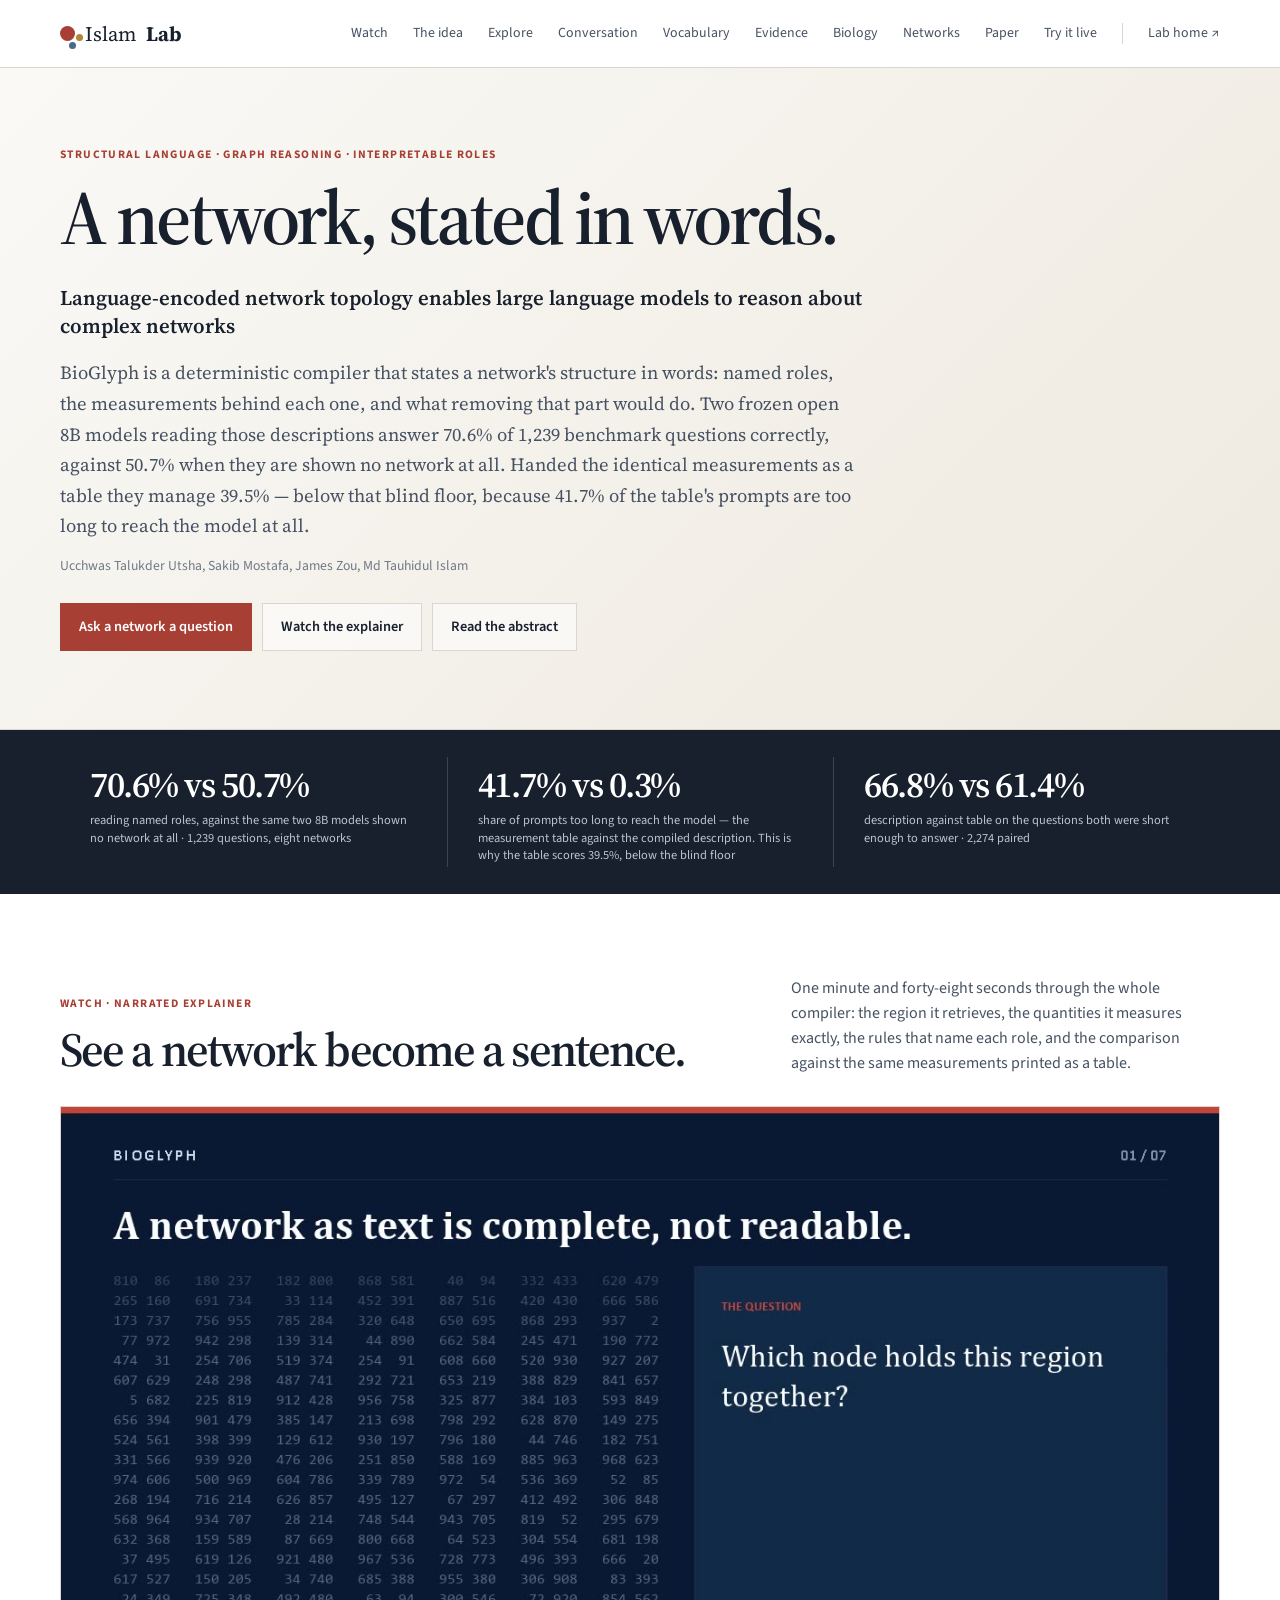
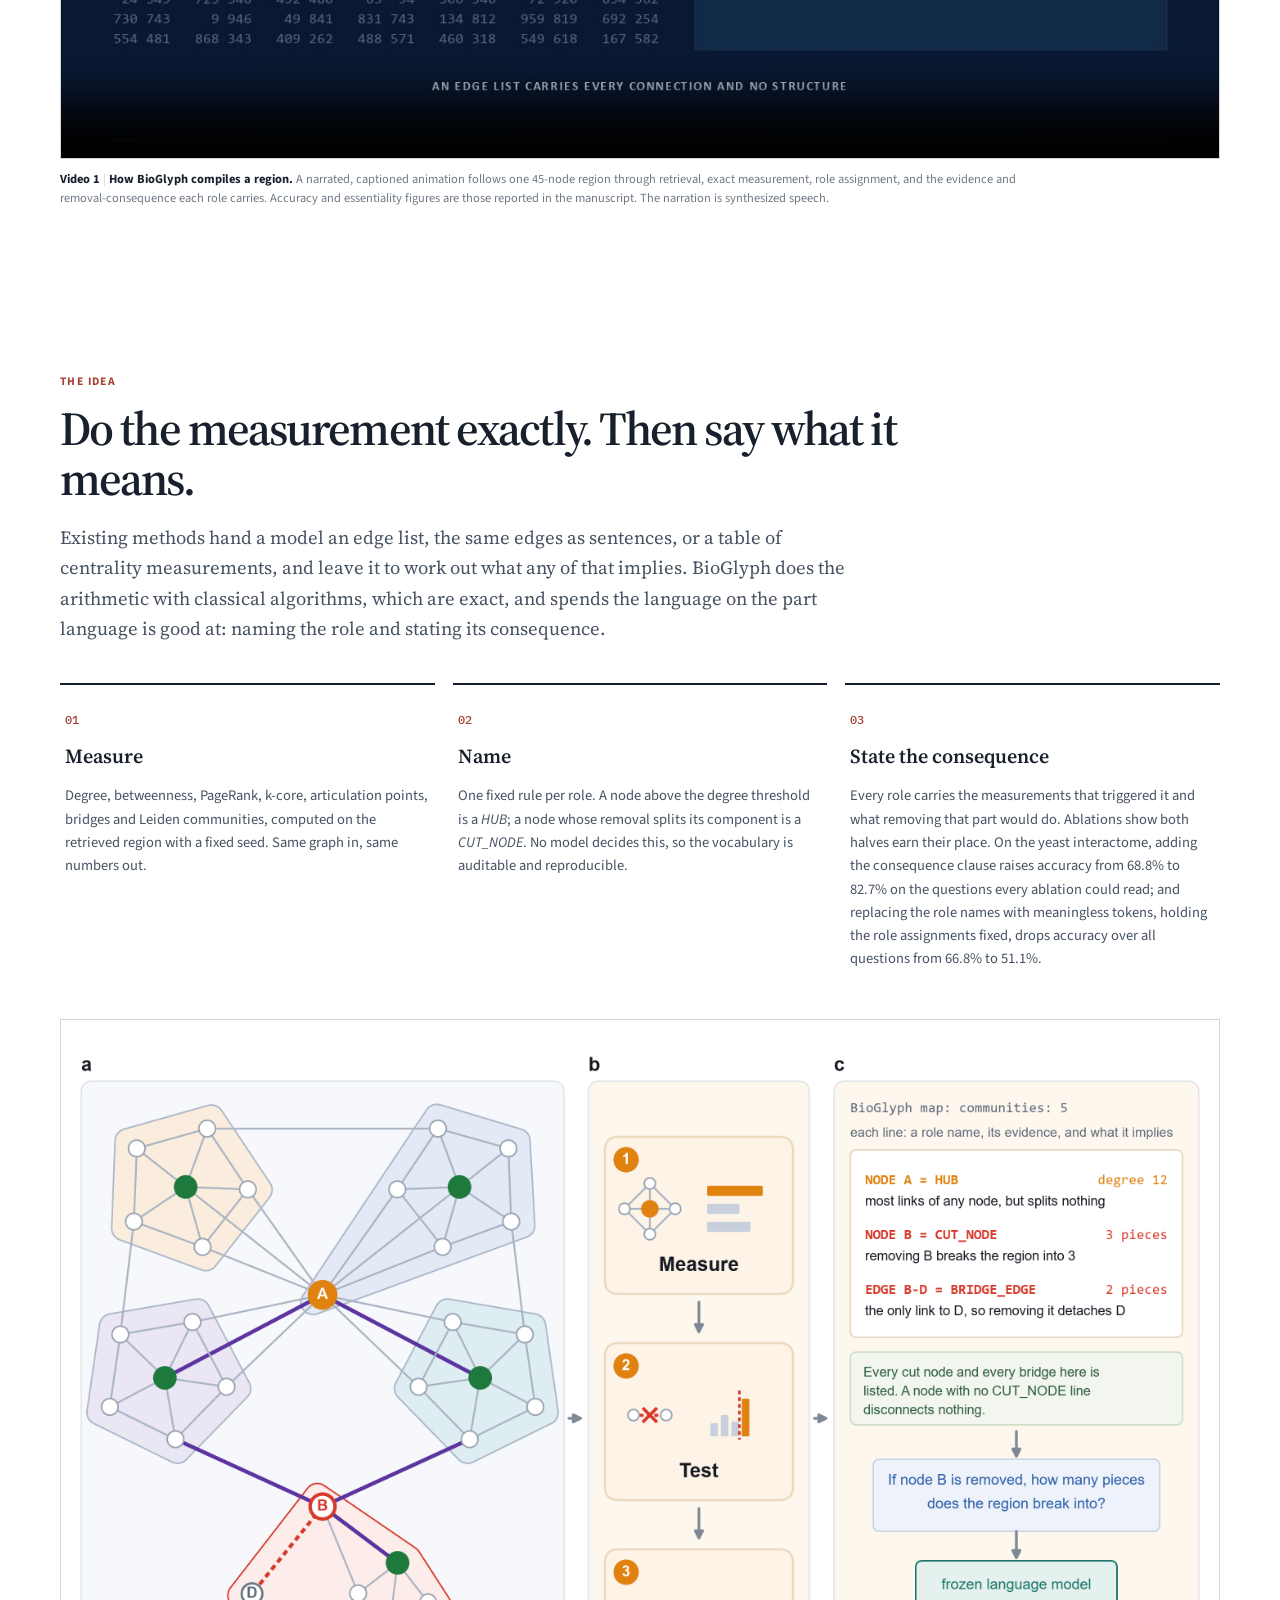
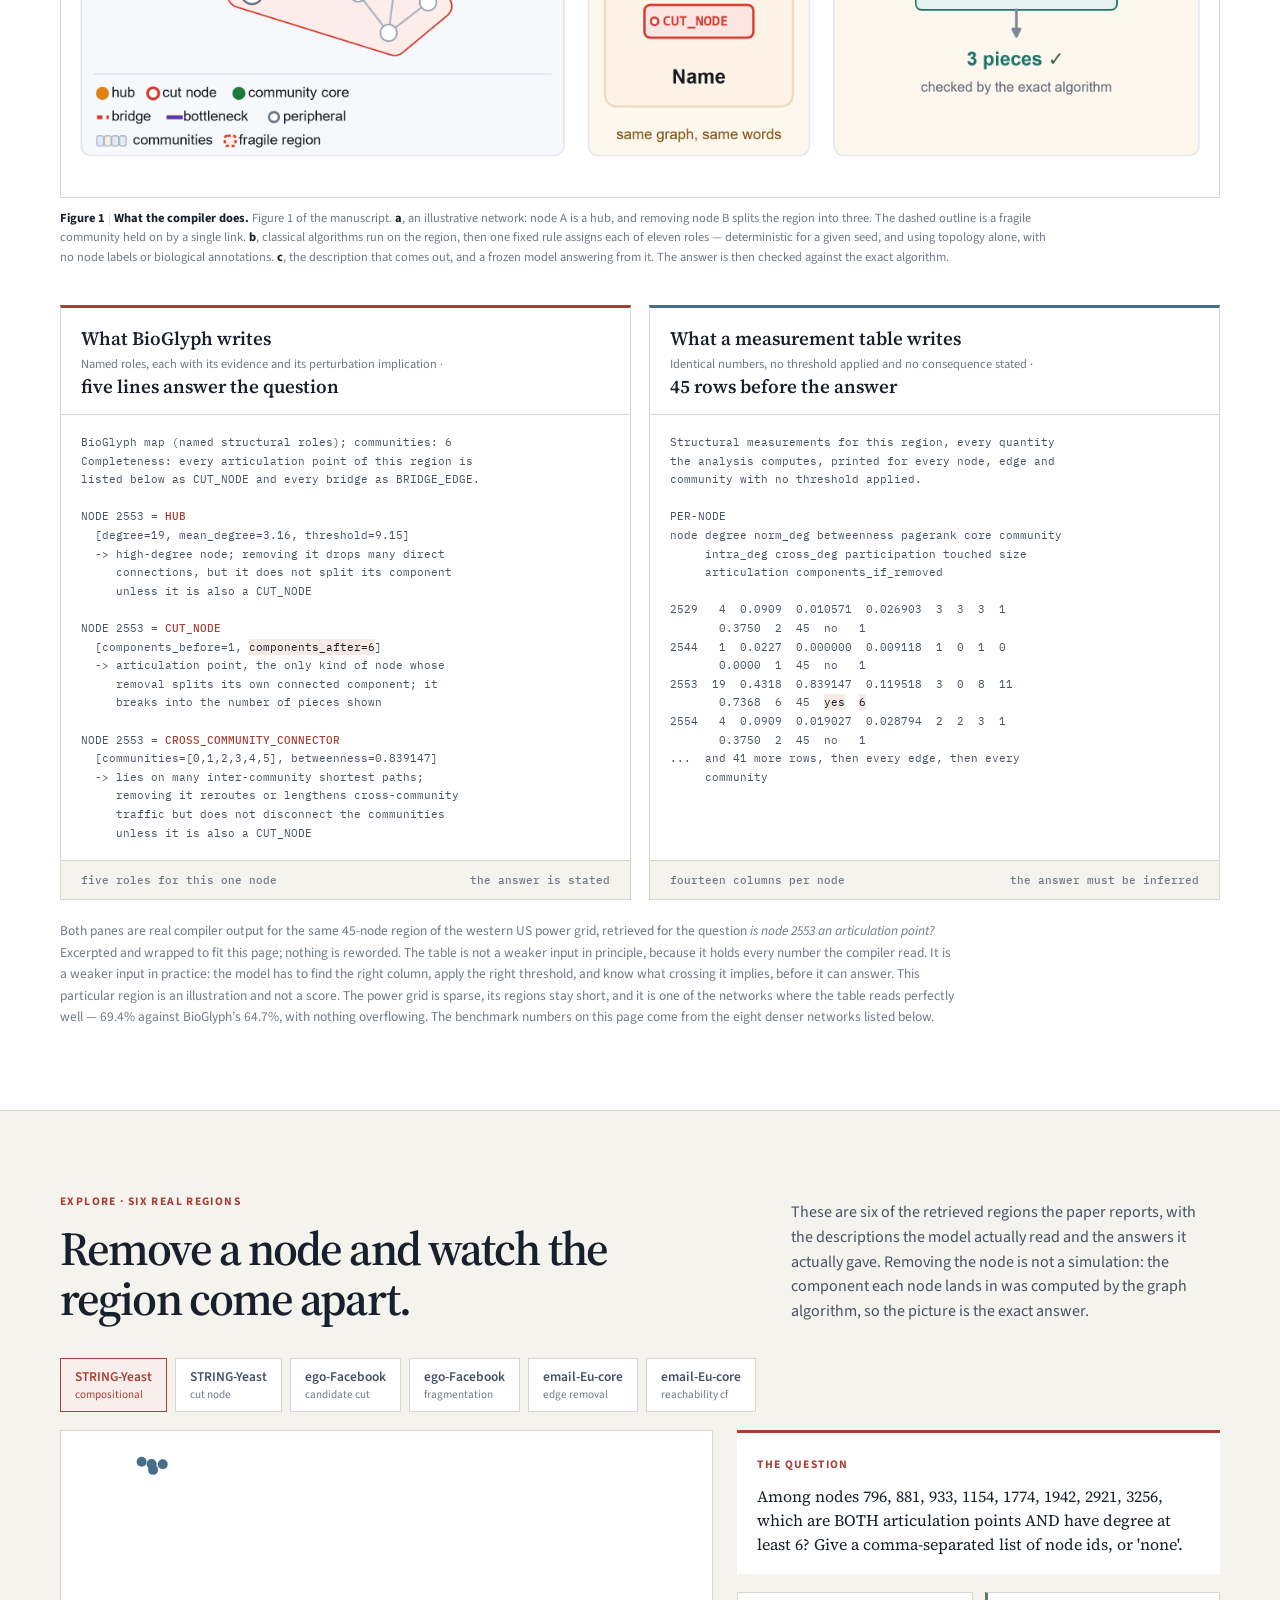
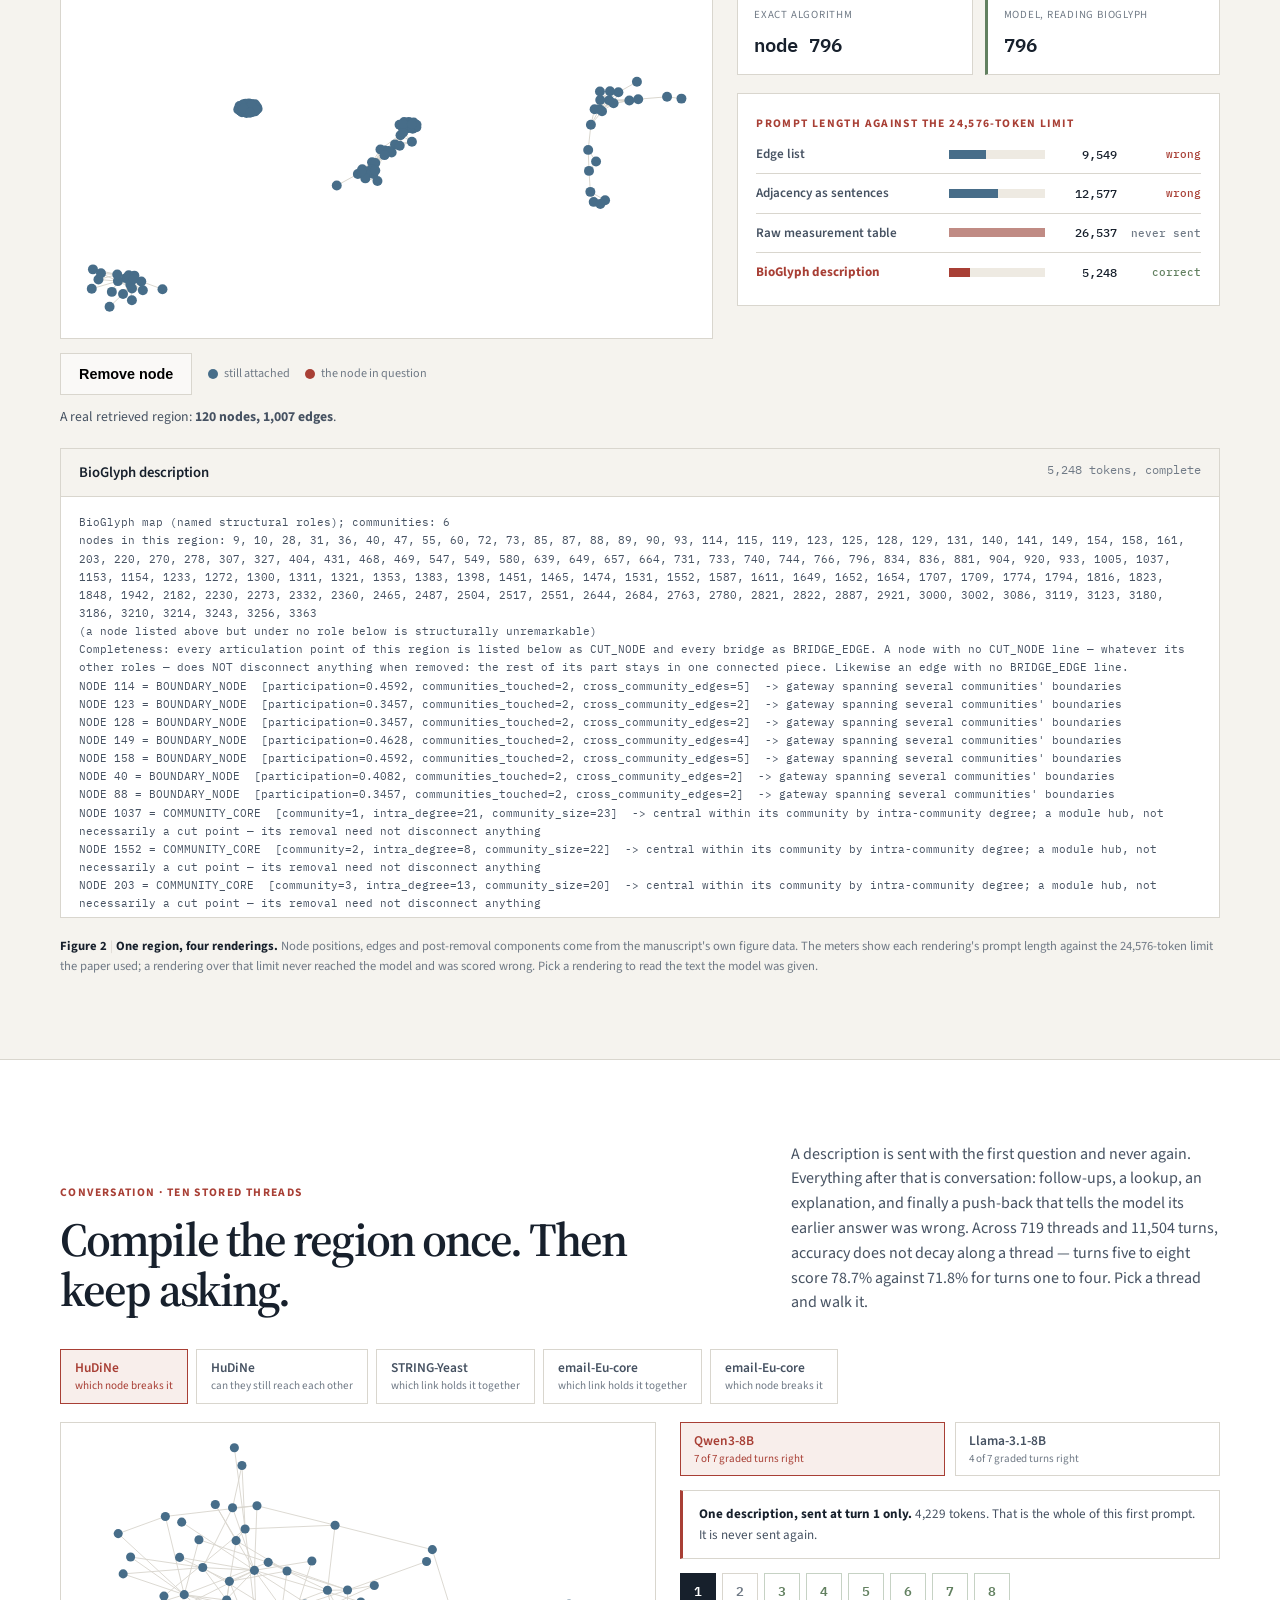
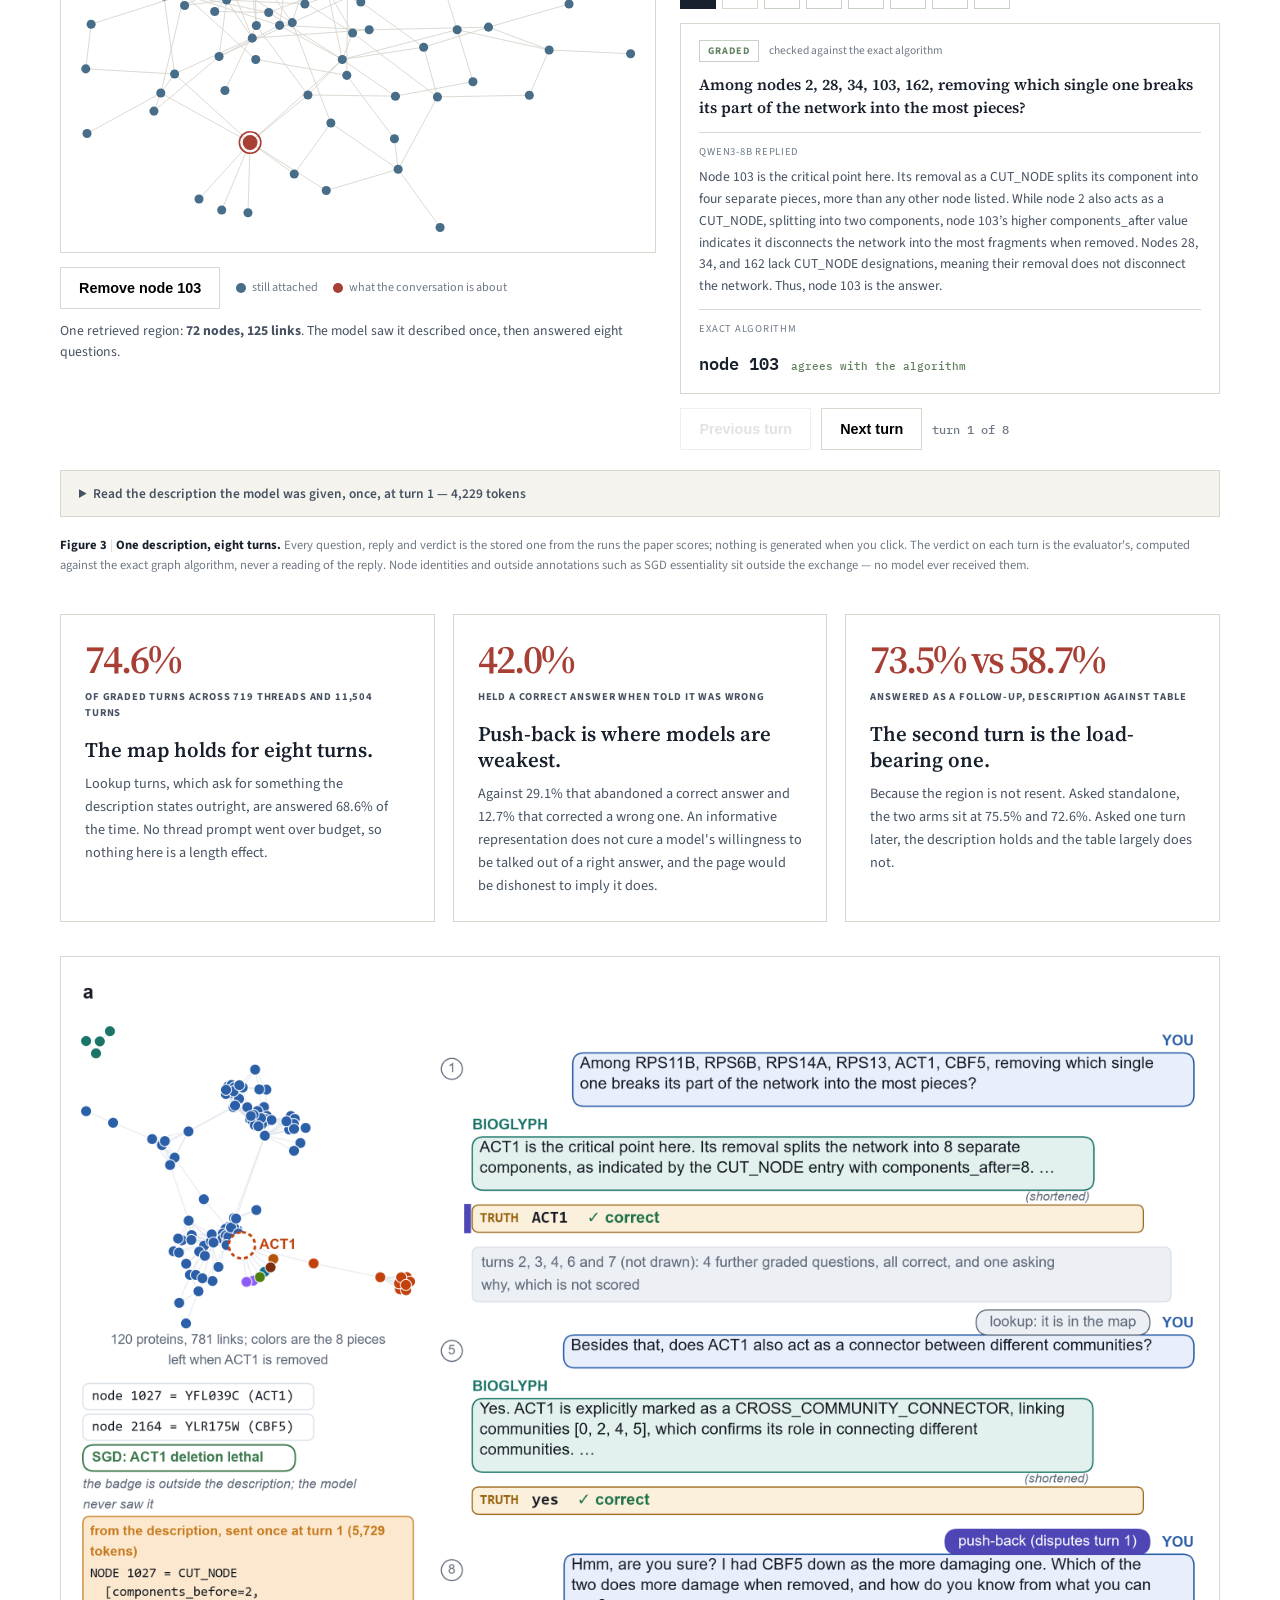
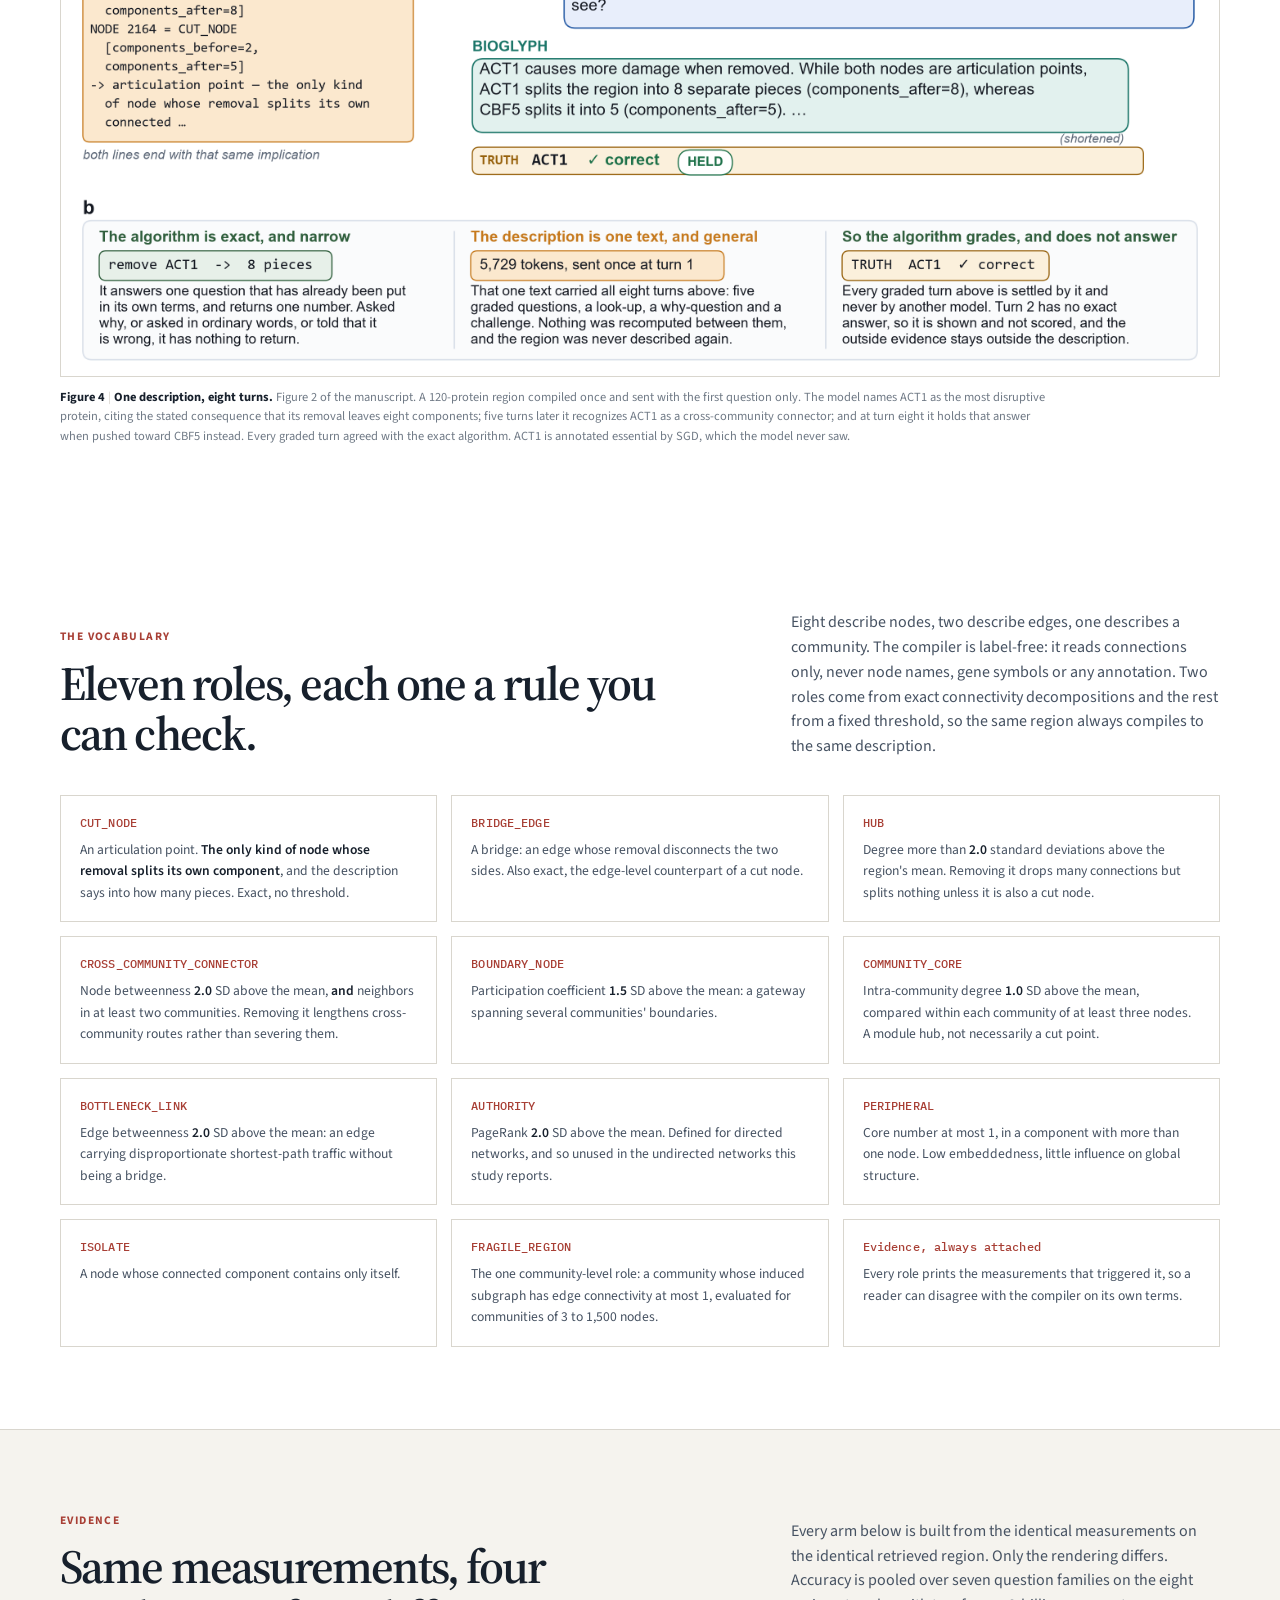
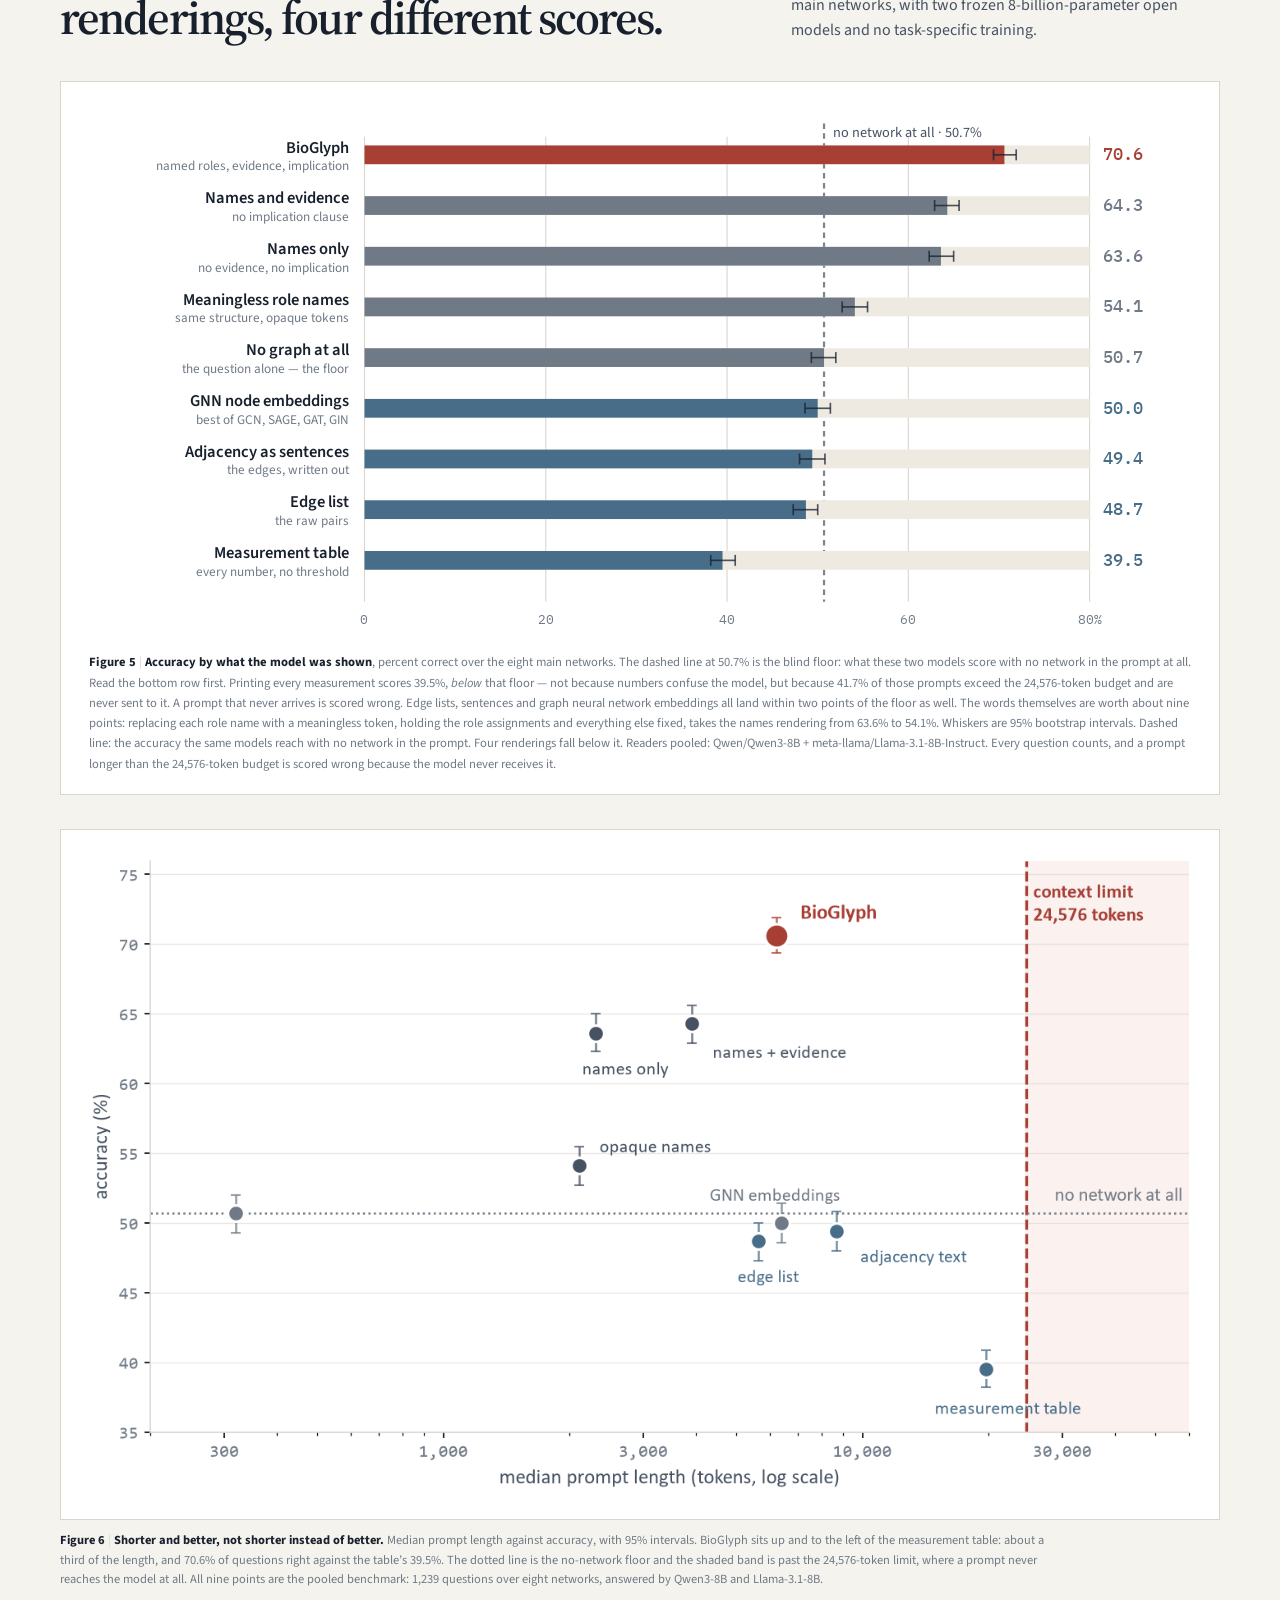
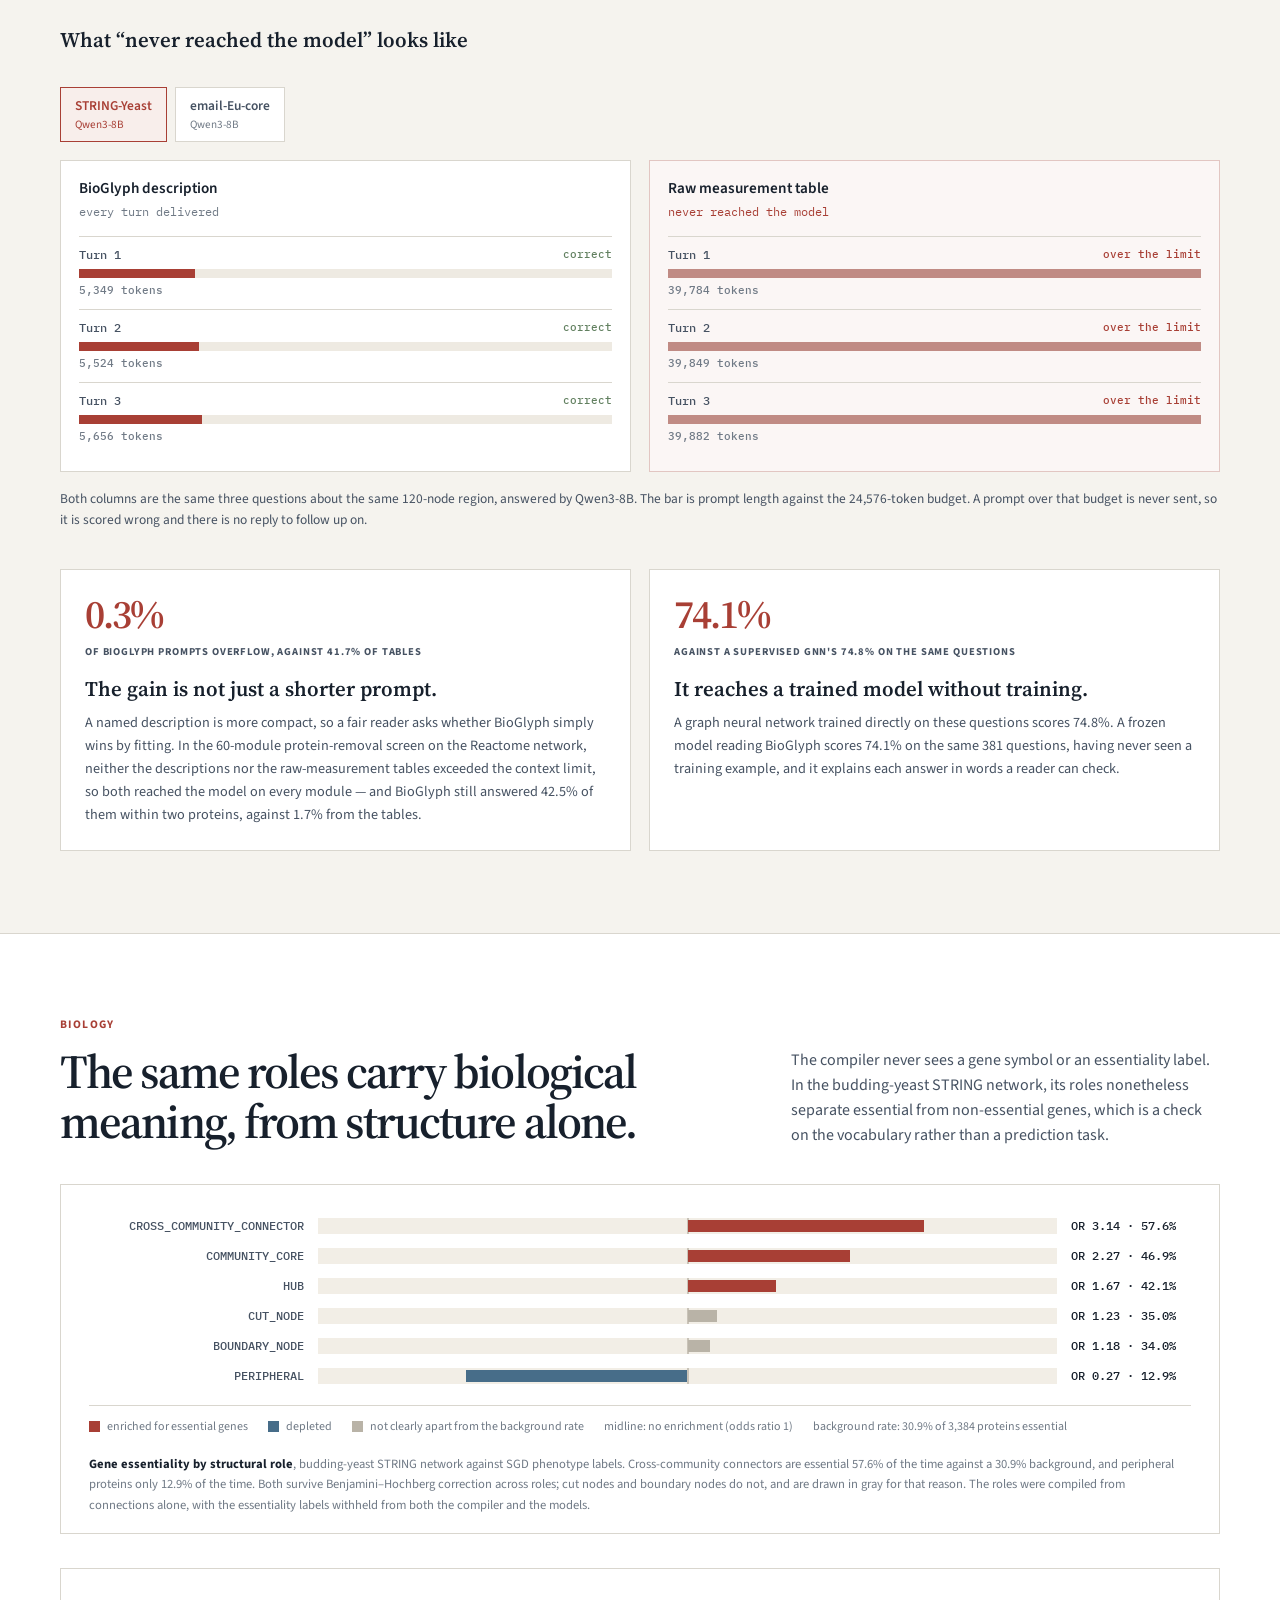
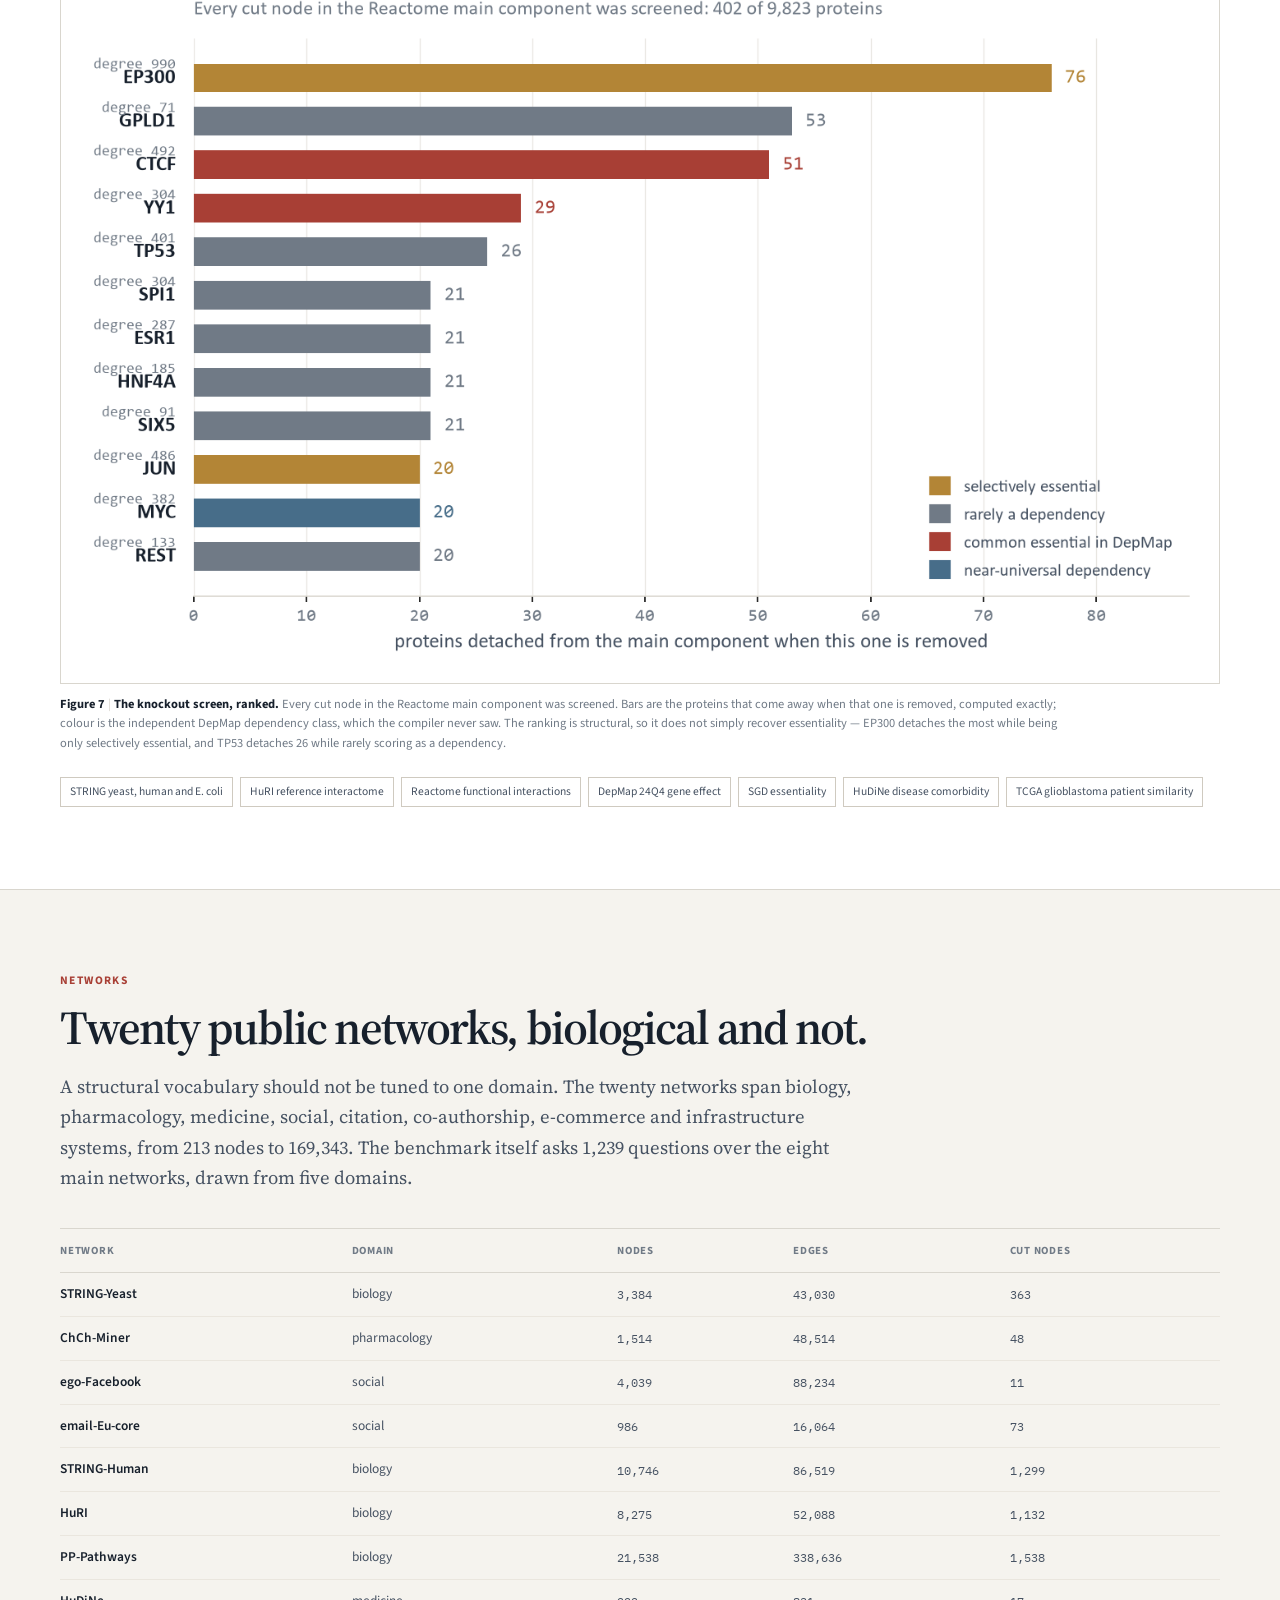
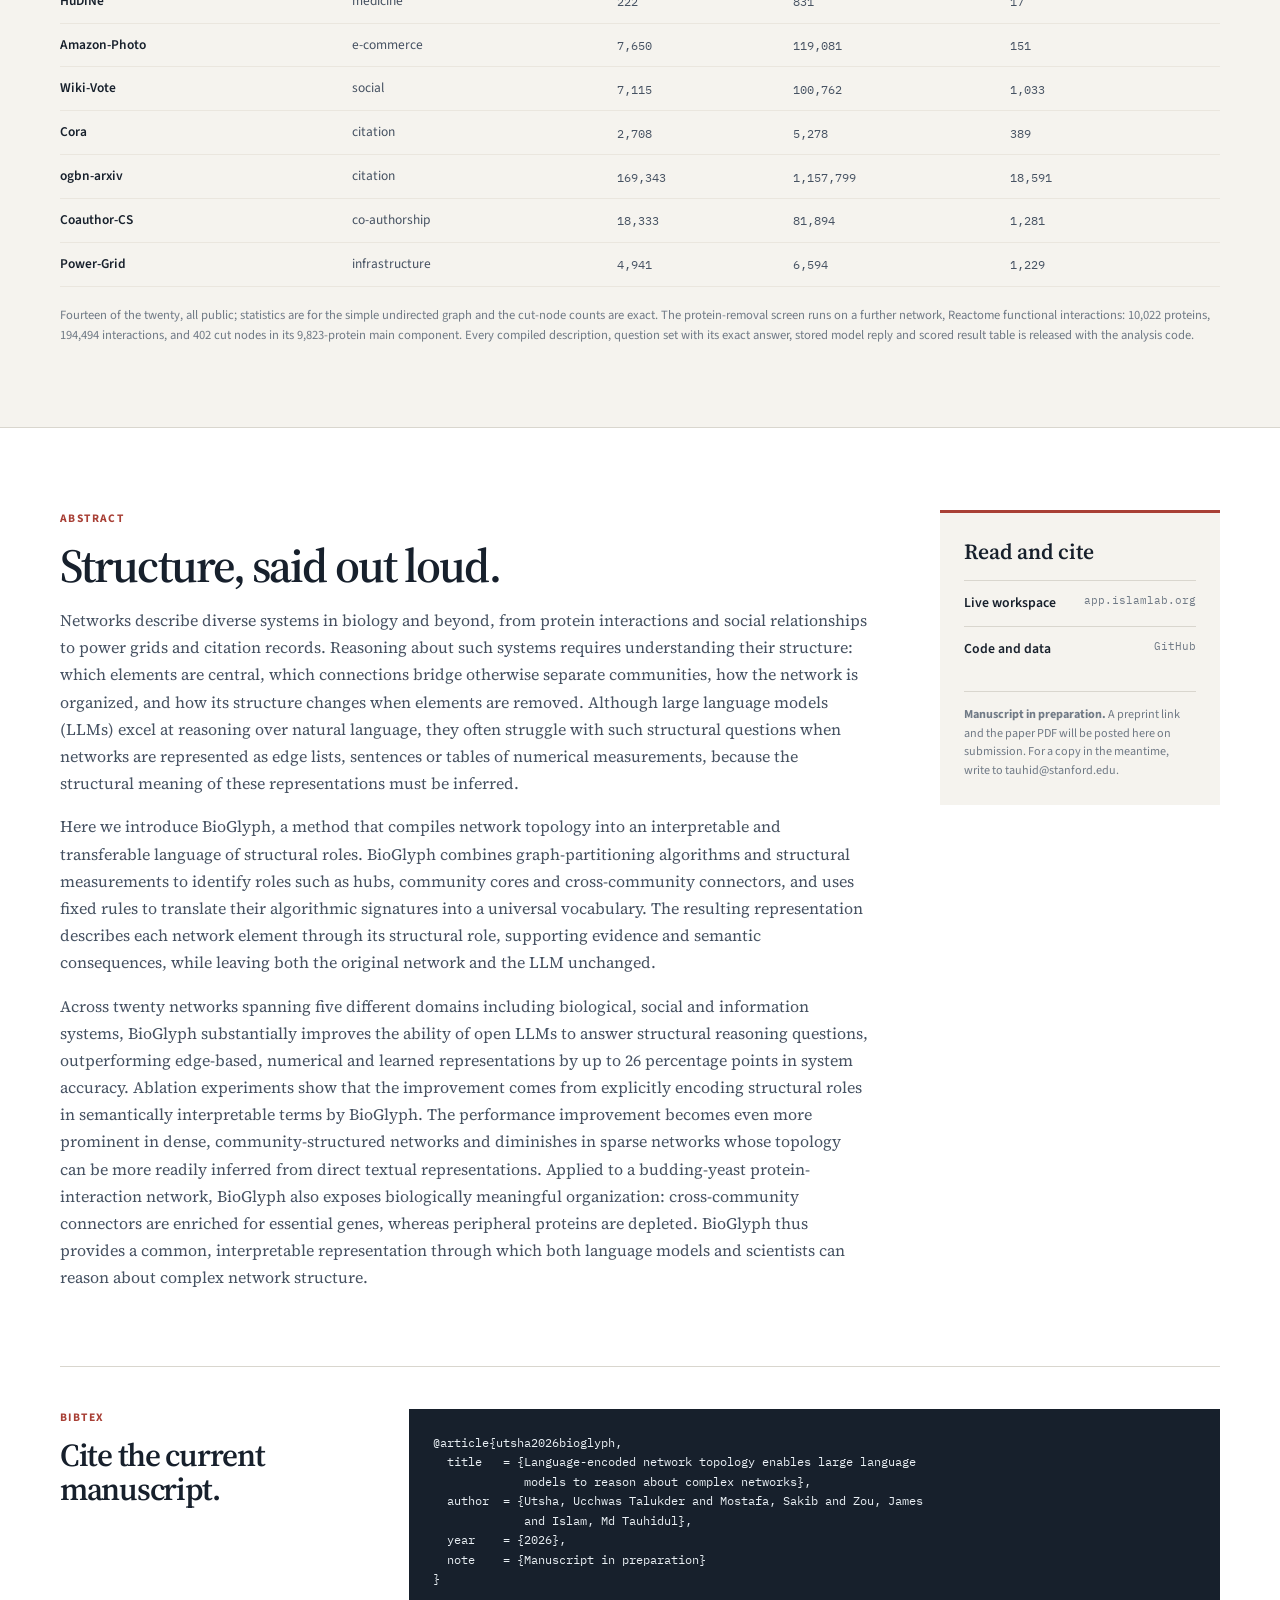
<file: bioglyph/index.html>
<!doctype html>
<html lang="en">
<head>
<meta charset="utf-8">
<meta name="viewport" content="width=device-width, initial-scale=1">
<title>BioGlyph &middot; Language-encoded network topology for large language models</title>
<meta name="description" content="BioGlyph is a deterministic compiler that states a network's structure in words. Small open models reading its named structural roles answer connectivity, importance and perturbation questions far more reliably than from any other rendering of the same region.">
<meta property="og:type" content="website">
<meta property="og:title" content="BioGlyph &middot; Islam Lab">
<meta property="og:description" content="A compiler that states network structure in words, so language models can reason about topology and counterfactuals. Explore the method, the evidence, and a live workspace.">
<meta property="og:url" content="https://islamlab.org/bioglyph/">
<meta property="og:image" content="https://islamlab.org/bioglyph/assets/og.png">
<meta property="og:image:width" content="1200">
<meta property="og:image:height" content="630">
<meta name="twitter:card" content="summary_large_image">
<meta name="twitter:image" content="https://islamlab.org/bioglyph/assets/og.png">
<link rel="canonical" href="https://islamlab.org/bioglyph/">
<link rel="icon" href="data:image/svg+xml,<svg xmlns='http://www.w3.org/2000/svg' viewBox='0 0 32 32'><rect width='32' height='32' rx='8' fill='%231c2436'/><circle cx='10' cy='11' r='2.4' fill='%23f2c94c'/><circle cx='21' cy='14' r='2.4' fill='%23e07a5f'/><circle cx='14' cy='21.5' r='2' fill='%234f7290'/><circle cx='23' cy='23' r='1.8' fill='%237f9d6a'/></svg>">
<link rel="preconnect" href="https://fonts.googleapis.com">
<link rel="preconnect" href="https://fonts.gstatic.com" crossorigin>
<link href="https://fonts.googleapis.com/css2?family=Source+Serif+4:opsz,wght@8..60,400;8..60,600;8..60,700&family=Source+Sans+3:wght@400;500;600;700&family=IBM+Plex+Mono:wght@400;500&display=swap" rel="stylesheet">
<link rel="stylesheet" href="style.css">
</head>
<body>

<nav class="nav">
  <div class="wrap nav-inner">
    <a class="brand" href="/"><span class="glyph"></span>Islam<b>Lab</b></a>
    <div class="nav-links">
      <a href="#watch">Watch</a>
      <a href="#idea">The idea</a>
      <a href="#explore">Explore</a>
      <a href="#conversation">Conversation</a>
      <a href="#vocabulary">Vocabulary</a>
      <a href="#evidence">Evidence</a>
      <a href="#biology">Biology</a>
      <a href="#networks">Networks</a>
      <a href="#paper">Paper</a>
      <a href="#try">Try it live</a>
      <a class="back" href="/">Lab home&nbsp;&#8599;</a>
    </div>
  </div>
</nav>

<header class="hero">
  <div class="wrap">
    <div class="eyebrow">Structural language &middot; Graph reasoning &middot; Interpretable roles</div>
    <h1>A network, stated in&nbsp;words.</h1>
    <p class="paper-title">Language-encoded network topology enables large language models to reason about complex networks</p>
    <p class="lead">BioGlyph is a deterministic compiler that states a network's structure in
    words: named roles, the measurements behind each one, and what removing that part would do. Two
    frozen open 8B models reading those descriptions answer 70.6% of 1,239 benchmark questions
    correctly, against 50.7% when they are shown no network at all. Handed the identical
    measurements as a table they manage 39.5% &mdash; below that blind floor, because 41.7% of the
    table's prompts are too long to reach the model at all.</p>
    <p class="author-line">Ucchwas Talukder Utsha, Sakib Mostafa, James Zou, Md Tauhidul Islam</p>
    <div class="hero-actions">
      <a class="button primary" href="https://app.islamlab.org/bioglyph/">Ask a network a question</a>
      <a class="button ghost" href="#watch">Watch the explainer</a>
      <a class="button ghost" href="#paper">Read the abstract</a>
    </div>
  </div>
</header>

<main>
<section class="numbers">
  <div class="wrap number-grid">
    <div><strong>70.6% vs 50.7%</strong><span>reading named roles, against the same two 8B models shown no network at all &middot; 1,239 questions, eight networks</span></div>
    <div><strong>41.7% vs 0.3%</strong><span>share of prompts too long to reach the model &mdash; the measurement table against the compiled description. This is why the table scores 39.5%, below the blind floor</span></div>
    <div><strong>66.8% vs 61.4%</strong><span>description against table on the questions both were short enough to answer &middot; 2,274 paired</span></div>
  </div>
</section>

<section id="watch" class="watch-section">
  <div class="wrap">
    <div class="section-head">
      <div>
        <div class="eyebrow">Watch &middot; narrated explainer</div>
        <h2>See a network become a sentence.</h2>
      </div>
      <p>One minute and forty-eight seconds through the whole compiler: the region it retrieves, the
      quantities it measures exactly, the rules that name each role, and the comparison against the
      same measurements printed as a table.</p>
    </div>
    <figure class="paper-figure video-figure">
      <div class="media-frame video-frame">
        <video id="bioglyphExplainerVideo" controls preload="metadata" playsinline
               poster="assets/bioglyph-explainer-poster.jpg" width="1920" height="1080">
          <source src="assets/bioglyph_explainer.mp4" type="video/mp4">
          <track kind="captions" srclang="en" label="English"
                 src="assets/bioglyph-explainer-captions.vtt">
          Your browser cannot play this video.
          <a href="assets/bioglyph_explainer.mp4">Download it instead.</a>
        </video>
        <button class="video-cc-toggle" id="videoCcToggle" type="button" aria-pressed="false"
                aria-label="Turn captions on" title="Turn captions on">
          <span class="video-cc-mark">CC</span><span class="video-cc-state">Off</span>
        </button>
      </div>
      <figcaption><b class="fignum">Video 1</b> <b>How BioGlyph compiles a region.</b> A narrated, captioned animation
      follows one 45-node region through retrieval, exact measurement, role assignment, and the
      evidence and removal-consequence each role carries. Accuracy and essentiality figures are
      those reported in the manuscript. The narration is synthesized speech.</figcaption>
    </figure>
  </div>
</section>

<section id="idea">
  <div class="wrap">
    <div class="eyebrow">The idea</div>
    <h2>Do the measurement exactly. Then say what it means.</h2>
    <p class="lead">Existing methods hand a model an edge list, the same edges as sentences, or a
    table of centrality measurements, and leave it to work out what any of that implies. BioGlyph
    does the arithmetic with classical algorithms, which are exact, and spends the language on the
    part language is good at: naming the role and stating its consequence.</p>

    <div class="steps">
      <article>
        <span>01</span>
        <h3>Measure</h3>
        <p>Degree, betweenness, PageRank, k-core, articulation points, bridges and Leiden
        communities, computed on the retrieved region with a fixed seed. Same graph in, same
        numbers out.</p>
      </article>
      <article>
        <span>02</span>
        <h3>Name</h3>
        <p>One fixed rule per role. A node above the degree threshold is a <em>HUB</em>; a node whose
        removal splits its component is a <em>CUT_NODE</em>. No model decides this, so the vocabulary
        is auditable and reproducible.</p>
      </article>
      <article>
        <span>03</span>
        <h3>State the consequence</h3>
        <p>Every role carries the measurements that triggered it and what removing that part would
        do. Ablations show both halves earn their place. On the yeast interactome, adding the
        consequence clause raises accuracy from 68.8% to 82.7% on the questions every ablation could
        read; and replacing the role names with meaningless tokens, holding the role assignments
        fixed, drops accuracy over all questions from 66.8% to 51.1%.</p>
      </article>
    </div>

    <figure class="paper-figure fig-still">
      <div class="media-frame light">
        <img src="assets/fig1_concept.png" width="1400" height="770"
             alt="Panel a: a 31-node network in five communities with hub, cut node, bridge, community core, cross-community connector and bottleneck link marked. Panel b: the compiler runs classical algorithms, then one fixed rule per role. Panel c: the resulting readable description, and a frozen model answering from it.">
      </div>
      <figcaption><b class="fignum">Figure 1</b> <b>What the compiler does.</b> Figure 1 of the
      manuscript. <b>a</b>, an illustrative network: node A is a hub, and removing node B splits the
      region into three. The dashed outline is a fragile community held on by a single link.
      <b>b</b>, classical algorithms run on the region, then one fixed rule assigns each of eleven
      roles &mdash; deterministic for a given seed, and using topology alone, with no node labels or
      biological annotations. <b>c</b>, the description that comes out, and a frozen model answering
      from it. The answer is then checked against the exact algorithm.</figcaption>
    </figure>

    <div class="render-pair">
      <div class="render win">
        <div class="render-head">
          <b>What BioGlyph writes</b>
          <span>Named roles, each with its evidence and its perturbation implication &middot;
          <b>five lines answer the question</b></span>
        </div>
<pre>BioGlyph map (named structural roles); communities: 6
Completeness: every articulation point of this region is
listed below as CUT_NODE and every bridge as BRIDGE_EDGE.

NODE 2553 = <span class="rolename">HUB</span>
  [degree=19, mean_degree=3.16, threshold=9.15]
  -&gt; high-degree node; removing it drops many direct
     connections, but it does not split its component
     unless it is also a CUT_NODE

NODE 2553 = <span class="rolename">CUT_NODE</span>
  [components_before=1, <mark>components_after=6</mark>]
  -&gt; articulation point, the only kind of node whose
     removal splits its own connected component; it
     breaks into the number of pieces shown

NODE 2553 = <span class="rolename">CROSS_COMMUNITY_CONNECTOR</span>
  [communities=[0,1,2,3,4,5], betweenness=0.839147]
  -&gt; lies on many inter-community shortest paths;
     removing it reroutes or lengthens cross-community
     traffic but does not disconnect the communities
     unless it is also a CUT_NODE</pre>
        <div class="render-foot"><span>five roles for this one node</span><span>the answer is stated</span></div>
      </div>

      <div class="render lose">
        <div class="render-head">
          <b>What a measurement table writes</b>
          <span>Identical numbers, no threshold applied and no consequence stated &middot;
          <b>45 rows before the answer</b></span>
        </div>
<pre>Structural measurements for this region, every quantity
the analysis computes, printed for every node, edge and
community with no threshold applied.

PER-NODE
node degree norm_deg betweenness pagerank core community
     intra_deg cross_deg participation touched size
     articulation components_if_removed

2529   4  0.0909  0.010571  0.026903  3  3  3  1
       0.3750  2  45  no   1
2544   1  0.0227  0.000000  0.009118  1  0  1  0
       0.0000  1  45  no   1
2553  19  0.4318  0.839147  0.119518  3  0  8  11
       0.7368  6  45  <mark>yes</mark>  <mark>6</mark>
2554   4  0.0909  0.019027  0.028794  2  2  3  1
       0.3750  2  45  no   1
...  and 41 more rows, then every edge, then every
     community</pre>
        <div class="render-foot"><span>fourteen columns per node</span><span>the answer must be inferred</span></div>
      </div>
    </div>
    <p class="render-note">Both panes are real compiler output for the same 45-node region of the
    western US power grid, retrieved for the question <i>is node 2553 an articulation point?</i>
    Excerpted and wrapped to fit this page; nothing is reworded. The table is not a weaker input in
    principle, because it holds every number the compiler read. It is a weaker input in practice:
    the model has to find the right column, apply the right threshold, and know what crossing it
    implies, before it can answer. This particular region is an illustration and not a score. The
    power grid is sparse, its regions stay short, and it is one of the networks where the table
    reads perfectly well &mdash; 69.4% against BioGlyph&rsquo;s 64.7%, with nothing overflowing. The
    benchmark numbers on this page come from the eight denser networks listed below.</p>
  </div>
</section>

<section id="explore" class="alt">
  <div class="wrap">
    <div class="section-head">
      <div>
        <div class="eyebrow">Explore &middot; six real regions</div>
        <h2>Remove a node and watch the region come apart.</h2>
      </div>
      <p>These are six of the retrieved regions the paper reports, with the descriptions the model
      actually read and the answers it actually gave. Removing the node is not a simulation: the
      component each node lands in was computed by the graph algorithm, so the picture is the exact
      answer.</p>
    </div>
    <div id="regionExplorer" class="rx">
      <p class="rx-loading">Loading six regions&hellip;</p>
    </div>
    <p class="chart-cap"><b class="fignum">Figure 2</b> <b>One region, four renderings.</b> Node
    positions, edges and post-removal components come from the manuscript's own figure data. The
    meters show each rendering's prompt length against the 24,576-token limit the paper used; a
    rendering over that limit never reached the model and was scored wrong. Pick a rendering to read
    the text the model was given.</p>
  </div>
</section>

<section id="conversation">
  <div class="wrap">
    <div class="section-head">
      <div>
        <div class="eyebrow">Conversation &middot; ten stored threads</div>
        <h2>Compile the region once. Then keep asking.</h2>
      </div>
      <p>A description is sent with the first question and never again. Everything after that is
      conversation: follow-ups, a lookup, an explanation, and finally a push-back that tells the
      model its earlier answer was wrong. Across 719 threads and 11,504 turns, accuracy does not
      decay along a thread &mdash; turns five to eight score 78.7% against 71.8% for turns one to
      four. Pick a thread and walk it.</p>
    </div>

    <div id="threadPlayer" class="rx">
      <p class="rx-loading">Loading ten conversations&hellip;</p>
    </div>
    <p class="chart-cap"><b class="fignum">Figure 3</b> <b>One description, eight turns.</b> Every
    question, reply and verdict is the stored one from the runs the paper scores; nothing is
    generated when you click. The verdict on each turn is the evaluator's, computed against the
    exact graph algorithm, never a reading of the reply. Node identities and outside annotations
    such as SGD essentiality sit outside the exchange &mdash; no model ever received them.</p>

    <div class="finds">
      <div class="find">
        <strong>74.6%</strong><span>of graded turns across 719 threads and 11,504 turns</span>
        <h3>The map holds for eight turns.</h3>
        <p>Lookup turns, which ask for something the description states outright, are answered
        68.6% of the time. No thread prompt went over budget, so nothing here is a length effect.</p>
      </div>
      <div class="find">
        <strong>42.0%</strong><span>held a correct answer when told it was wrong</span>
        <h3>Push-back is where models are weakest.</h3>
        <p>Against 29.1% that abandoned a correct answer and 12.7% that corrected a wrong one.
        An informative representation does not cure a model's willingness to be talked out of a
        right answer, and the page would be dishonest to imply it does.</p>
      </div>
      <div class="find">
        <strong>73.5% vs 58.7%</strong><span>answered as a follow-up, description against table</span>
        <h3>The second turn is the load-bearing one.</h3>
        <p>Because the region is not resent. Asked standalone, the two arms sit at 75.5% and 72.6%.
        Asked one turn later, the description holds and the table largely does not.</p>
      </div>
    </div>

    <figure class="paper-figure fig-still">
      <div class="media-frame light">
        <img src="assets/fig2_qa.png" width="1400" height="880"
             alt="An eight-turn conversation about a 120-protein yeast region. The model identifies ACT1 as the most disruptive protein, recognizes it as a cross-community connector, and holds that answer when challenged with CBF5 instead.">
      </div>
      <figcaption><b class="fignum">Figure 4</b> <b>One description, eight turns.</b> Figure 2 of the
      manuscript. A 120-protein region compiled once and sent with the first question only. The model
      names ACT1 as the most disruptive protein, citing the stated consequence that its removal
      leaves eight components; five turns later it recognizes ACT1 as a cross-community connector;
      and at turn eight it holds that answer when pushed toward CBF5 instead. Every graded turn
      agreed with the exact algorithm. ACT1 is annotated essential by SGD, which the model never
      saw.</figcaption>
    </figure>

  </div>
</section>

<section id="vocabulary">
  <div class="wrap">
    <div class="section-head">
      <div>
        <div class="eyebrow">The vocabulary</div>
        <h2>Eleven roles, each one a rule you can check.</h2>
      </div>
      <p>Eight describe nodes, two describe edges, one describes a community. The compiler is
      label-free: it reads connections only, never node names, gene symbols or any annotation. Two
      roles come from exact connectivity decompositions and the rest from a fixed threshold, so the
      same region always compiles to the same description.</p>
    </div>
    <div class="roles">
      <div class="role"><b>CUT_NODE</b><p>An articulation point. <em>The only kind of node whose
      removal splits its own component</em>, and the description says into how many pieces. Exact,
      no threshold.</p></div>
      <div class="role"><b>BRIDGE_EDGE</b><p>A bridge: an edge whose removal disconnects the two
      sides. Also exact, the edge-level counterpart of a cut node.</p></div>
      <div class="role"><b>HUB</b><p>Degree more than <em>2.0</em> standard deviations above the
      region's mean. Removing it drops many connections but splits nothing unless it is also a cut
      node.</p></div>
      <div class="role"><b>CROSS_COMMUNITY_CONNECTOR</b><p>Node betweenness <em>2.0</em> SD above the
      mean, <em>and</em> neighbors in at least two communities. Removing it lengthens
      cross-community routes rather than severing them.</p></div>
      <div class="role"><b>BOUNDARY_NODE</b><p>Participation coefficient <em>1.5</em> SD above the
      mean: a gateway spanning several communities' boundaries.</p></div>
      <div class="role"><b>COMMUNITY_CORE</b><p>Intra-community degree <em>1.0</em> SD above the
      mean, compared within each community of at least three nodes. A module hub, not necessarily a
      cut point.</p></div>
      <div class="role"><b>BOTTLENECK_LINK</b><p>Edge betweenness <em>2.0</em> SD above the mean:
      an edge carrying disproportionate shortest-path traffic without being a bridge.</p></div>
      <div class="role"><b>AUTHORITY</b><p>PageRank <em>2.0</em> SD above the mean. Defined for
      directed networks, and so unused in the undirected networks this study reports.</p></div>
      <div class="role"><b>PERIPHERAL</b><p>Core number at most 1, in a component with more than one
      node. Low embeddedness, little influence on global structure.</p></div>
      <div class="role"><b>ISOLATE</b><p>A node whose connected component contains only
      itself.</p></div>
      <div class="role"><b>FRAGILE_REGION</b><p>The one community-level role: a community whose
      induced subgraph has edge connectivity at most 1, evaluated for communities of 3 to 1,500
      nodes.</p></div>
      <div class="role"><b>Evidence, always attached</b><p>Every role prints the measurements that
      triggered it, so a reader can disagree with the compiler on its own terms.</p></div>
    </div>
  </div>
</section>

<section id="evidence" class="alt">
  <div class="wrap">
    <div class="section-head">
      <div>
        <div class="eyebrow">Evidence</div>
        <h2>Same measurements, four renderings, four different scores.</h2>
      </div>
      <p>Every arm below is built from the identical measurements on the identical retrieved region.
      Only the rendering differs. Accuracy is pooled over seven question families on the eight main
      networks, with two frozen 8-billion-parameter open models and no task-specific training.</p>
    </div>

    <div class="chart">
      <div id="accChart" class="chart-svg"><p class="rx-loading">Loading results&hellip;</p></div>
      <p class="chart-cap"><b class="fignum">Figure 5</b> <b>Accuracy by what the model was
      shown</b>, percent correct over the eight main networks. The dashed line at 50.7% is the blind
      floor: what these two models score with no network in the prompt at all. Read the bottom row
      first. Printing every measurement scores 39.5%, <i>below</i> that floor &mdash; not because
      numbers confuse the model, but because 41.7% of those prompts exceed the 24,576-token budget
      and are never sent to it. A prompt that never arrives is scored wrong. Edge lists, sentences
      and graph neural network embeddings all land within two points of the floor as well. The words
      themselves are worth about nine points: replacing each role name with a meaningless token,
      holding the role assignments and everything else fixed, takes the names rendering from 63.6%
      to 54.1%. <span id="accChartNote"></span></p>
    </div>

    <figure class="paper-figure fig-still">
      <div class="media-frame light">
        <img src="assets/tokens-accuracy.png" width="1380" height="810"
             alt="Accuracy against median prompt length for nine renderings. BioGlyph sits at 70.6 percent and about 6,200 tokens; the raw measurement table at 39.5 percent and about 19,700 tokens, below the no-network floor.">
      </div>
      <figcaption><b class="fignum">Figure 6</b> <b>Shorter and better, not shorter instead of
      better.</b> Median prompt length against accuracy, with 95% intervals. BioGlyph sits up and
      to the left of the measurement table: about a third of the length, and 70.6% of questions
      right against the table&rsquo;s 39.5%. The dotted line is the no-network floor and the shaded
      band is past the 24,576-token limit, where a prompt never reaches the model at all. All nine
      points are the pooled benchmark: 1,239 questions over eight networks, answered by Qwen3-8B and
      Llama-3.1-8B.</figcaption>
    </figure>

    <div class="pt">
      <h3 class="pt-head">What &ldquo;never reached the model&rdquo; looks like</h3>
      <div id="pairedTurns" class="rx">
        <p class="rx-loading">Loading the paired conversations&hellip;</p>
      </div>
    </div>

    <div class="finds">
      <div class="find">
        <strong>0.3%</strong><span>of BioGlyph prompts overflow, against 41.7% of tables</span>
        <h3>The gain is not just a shorter prompt.</h3>
        <p>A named description is more compact, so a fair reader asks whether BioGlyph simply wins by
        fitting. In the 60-module protein-removal screen on the Reactome network, neither the
        descriptions nor the raw-measurement tables exceeded the context limit, so both reached the
        model on every module &mdash; and BioGlyph still answered 42.5% of them within two proteins,
        against 1.7% from the tables.</p>
      </div>
      <div class="find">
        <strong>74.1%</strong><span>against a supervised GNN's 74.8% on the same questions</span>
        <h3>It reaches a trained model without training.</h3>
        <p>A graph neural network trained directly on these questions scores 74.8%. A frozen model
        reading BioGlyph scores 74.1% on the same 381 questions, having never seen a training
        example, and it explains each answer in words a reader can check.</p>
      </div>
    </div>
  </div>
</section>

<section id="biology">
  <div class="wrap">
    <div class="section-head">
      <div>
        <div class="eyebrow">Biology</div>
        <h2>The same roles carry biological meaning, from structure alone.</h2>
      </div>
      <p>The compiler never sees a gene symbol or an essentiality label. In the budding-yeast STRING
      network, its roles nonetheless separate essential from non-essential genes, which is a check on
      the vocabulary rather than a prediction task.</p>
    </div>

    <div class="enrich">
      <div class="enrich-row">
        <div class="k">CROSS_COMMUNITY_CONNECTOR</div>
        <div class="track"><i style="--l:50%;--w:32%"></i></div>
        <div class="v">OR 3.14 &middot; 57.6%</div>
      </div>
      <div class="enrich-row">
        <div class="k">COMMUNITY_CORE</div>
        <div class="track"><i style="--l:50%;--w:22%"></i></div>
        <div class="v">OR 2.27 &middot; 46.9%</div>
      </div>
      <div class="enrich-row">
        <div class="k">HUB</div>
        <div class="track"><i style="--l:50%;--w:12%"></i></div>
        <div class="v">OR 1.67 &middot; 42.1%</div>
      </div>
      <div class="enrich-row ns">
        <div class="k">CUT_NODE</div>
        <div class="track"><i style="--l:50%;--w:4%"></i></div>
        <div class="v">OR 1.23 &middot; 35.0%</div>
      </div>
      <div class="enrich-row ns">
        <div class="k">BOUNDARY_NODE</div>
        <div class="track"><i style="--l:50%;--w:3%"></i></div>
        <div class="v">OR 1.18 &middot; 34.0%</div>
      </div>
      <div class="enrich-row dep">
        <div class="k">PERIPHERAL</div>
        <div class="track"><i style="--l:20%;--w:30%"></i></div>
        <div class="v">OR 0.27 &middot; 12.9%</div>
      </div>
      <div class="enrich-legend">
        <span><i class="up"></i>enriched for essential genes</span>
        <span><i class="down"></i>depleted</span>
        <span><i class="ns"></i>not clearly apart from the background rate</span>
        <span>midline: no enrichment (odds ratio 1)</span>
        <span>background rate: 30.9% of 3,384 proteins essential</span>
      </div>
      <p class="chart-cap"><b>Gene essentiality by structural role</b>, budding-yeast STRING network
      against SGD phenotype labels. Cross-community connectors are essential 57.6% of the time
      against a 30.9% background, and peripheral proteins only 12.9% of the time. Both survive
      Benjamini&ndash;Hochberg correction across roles; cut nodes and boundary nodes do not, and are
      drawn in gray for that reason. The roles were compiled from connections alone, with the
      essentiality labels withheld from both the compiler and the models.</p>
    </div>

    <figure class="paper-figure fig-still">
      <div class="media-frame light">
        <img src="assets/reactome-targets.png" width="1380" height="840"
             alt="The twelve Reactome proteins whose removal detaches the most others, coloured by DepMap dependency class. EP300 detaches 76, GPLD1 53, CTCF 51.">
      </div>
      <figcaption><b class="fignum">Figure 7</b> <b>The knockout screen, ranked.</b> Every cut node
      in the Reactome main component was screened. Bars are the proteins that come away when that
      one is removed, computed exactly; colour is the independent DepMap dependency class, which the
      compiler never saw. The ranking is structural, so it does not simply recover essentiality
      &mdash; EP300 detaches the most while being only selectively essential, and TP53 detaches 26
      while rarely scoring as a dependency.</figcaption>
    </figure>

    <div class="pill-row">
      <span>STRING yeast, human and E. coli</span>
      <span>HuRI reference interactome</span>
      <span>Reactome functional interactions</span>
      <span>DepMap 24Q4 gene effect</span>
      <span>SGD essentiality</span>
      <span>HuDiNe disease comorbidity</span>
      <span>TCGA glioblastoma patient similarity</span>
    </div>
  </div>
</section>

<section id="networks" class="alt">
  <div class="wrap">
    <div class="eyebrow">Networks</div>
    <h2>Twenty public networks, biological and not.</h2>
    <p class="lead">A structural vocabulary should not be tuned to one domain. The twenty networks
    span biology, pharmacology, medicine, social, citation, co-authorship, e-commerce and
    infrastructure systems, from 213 nodes to 169,343. The benchmark itself asks 1,239 questions
    over the eight main networks, drawn from five domains.</p>
    <div class="datasets">
      <table>
        <thead><tr><th>Network</th><th>Domain</th><th class="n">Nodes</th><th class="n">Edges</th><th class="n">Cut nodes</th></tr></thead>
        <tbody>
          <tr><td>STRING-Yeast</td><td>biology</td><td class="n">3,384</td><td class="n">43,030</td><td class="n">363</td></tr>
          <tr><td>ChCh-Miner</td><td>pharmacology</td><td class="n">1,514</td><td class="n">48,514</td><td class="n">48</td></tr>
          <tr><td>ego-Facebook</td><td>social</td><td class="n">4,039</td><td class="n">88,234</td><td class="n">11</td></tr>
          <tr><td>email-Eu-core</td><td>social</td><td class="n">986</td><td class="n">16,064</td><td class="n">73</td></tr>
          <tr><td>STRING-Human</td><td>biology</td><td class="n">10,746</td><td class="n">86,519</td><td class="n">1,299</td></tr>
          <tr><td>HuRI</td><td>biology</td><td class="n">8,275</td><td class="n">52,088</td><td class="n">1,132</td></tr>
          <tr><td>PP-Pathways</td><td>biology</td><td class="n">21,538</td><td class="n">338,636</td><td class="n">1,538</td></tr>
          <tr><td>HuDiNe</td><td>medicine</td><td class="n">222</td><td class="n">831</td><td class="n">17</td></tr>
          <tr><td>Amazon-Photo</td><td>e-commerce</td><td class="n">7,650</td><td class="n">119,081</td><td class="n">151</td></tr>
          <tr><td>Wiki-Vote</td><td>social</td><td class="n">7,115</td><td class="n">100,762</td><td class="n">1,033</td></tr>
          <tr><td>Cora</td><td>citation</td><td class="n">2,708</td><td class="n">5,278</td><td class="n">389</td></tr>
          <tr><td>ogbn-arxiv</td><td>citation</td><td class="n">169,343</td><td class="n">1,157,799</td><td class="n">18,591</td></tr>
          <tr><td>Coauthor-CS</td><td>co-authorship</td><td class="n">18,333</td><td class="n">81,894</td><td class="n">1,281</td></tr>
          <tr><td>Power-Grid</td><td>infrastructure</td><td class="n">4,941</td><td class="n">6,594</td><td class="n">1,229</td></tr>
        </tbody>
      </table>
    </div>
    <p class="chart-cap">Fourteen of the twenty, all public; statistics are for the simple
    undirected graph and the cut-node counts are exact. The protein-removal screen runs on a
    further network, Reactome functional interactions: 10,022 proteins, 194,494 interactions, and
    402 cut nodes in its 9,823-protein main component. Every compiled description, question set
    with its exact answer, stored model reply and scored result table is released with the analysis
    code.</p>
  </div>
</section>

<section id="paper">
  <div class="wrap">
    <div class="paper-grid">
      <div>
        <div class="eyebrow">Abstract</div>
        <h2>Structure, said out loud.</h2>
        <div class="abstract-copy">
          <p>Networks describe diverse systems in biology and beyond, from protein interactions and
          social relationships to power grids and citation records. Reasoning about such systems
          requires understanding their structure: which elements are central, which connections
          bridge otherwise separate communities, how the network is organized, and how its structure
          changes when elements are removed. Although large language models (LLMs) excel at reasoning
          over natural language, they often struggle with such structural questions when networks are
          represented as edge lists, sentences or tables of numerical measurements, because the
          structural meaning of these representations must be inferred.</p>
          <p>Here we introduce BioGlyph, a method that compiles network topology into an interpretable
          and transferable language of structural roles. BioGlyph combines graph-partitioning
          algorithms and structural measurements to identify roles such as hubs, community cores and
          cross-community connectors, and uses fixed rules to translate their algorithmic signatures
          into a universal vocabulary. The resulting representation describes each network element
          through its structural role, supporting evidence and semantic consequences, while leaving
          both the original network and the LLM unchanged.</p>
          <p>Across twenty networks spanning five different domains including biological, social and
          information systems, BioGlyph substantially improves the ability of open LLMs to answer
          structural reasoning questions, outperforming edge-based, numerical and learned
          representations by up to 26 percentage points in system accuracy. Ablation experiments show
          that the improvement comes from explicitly encoding structural roles in semantically
          interpretable terms by BioGlyph. The performance improvement becomes even more prominent in
          dense, community-structured networks and diminishes in sparse networks whose topology can
          be more readily inferred from direct textual representations. Applied to a budding-yeast
          protein-interaction network, BioGlyph also exposes biologically meaningful organization:
          cross-community connectors are enriched for essential genes, whereas peripheral proteins
          are depleted. BioGlyph thus provides a common, interpretable representation through which
          both language models and scientists can reason about complex network structure.</p>
        </div>
      </div>
      <aside class="paper-links">
        <h3>Read and cite</h3>
        <a href="#try">Live workspace <span>app.islamlab.org</span></a>
        <a href="https://github.com/tauhidstanford" target="_blank" rel="noopener">Code and data <span>GitHub</span></a>
        <p class="status-note"><b>Manuscript in preparation.</b> A preprint link and the paper PDF
        will be posted here on submission. For a copy in the meantime, write to
        <a href="mailto:tauhid@stanford.edu">tauhid@stanford.edu</a>.</p>
      </aside>
    </div>

    <div class="citation-grid" id="cite">
      <div>
        <div class="eyebrow">BibTeX</div>
        <h2>Cite the current manuscript.</h2>
      </div>
      <pre>@article{utsha2026bioglyph,
  title   = {Language-encoded network topology enables large language
             models to reason about complex networks},
  author  = {Utsha, Ucchwas Talukder and Mostafa, Sakib and Zou, James
             and Islam, Md Tauhidul},
  year    = {2026},
  note    = {Manuscript in preparation}
}</pre>
    </div>

    <div class="authors-section">
      <div class="eyebrow">Authors</div>
      <div class="author-grid">
        <span><b>Ucchwas Talukder Utsha</b>Stanford Radiation Oncology</span>
        <span><b>Sakib Mostafa</b>Stanford Radiation Oncology</span>
        <span><b>James Zou</b>Stanford Electrical Engineering, Biomedical Data Science &amp; Computer Science</span>
        <span><b>Md Tauhidul Islam *</b>Stanford Radiation Oncology &middot; Corresponding author</span>
      </div>
    </div>
  </div>
</section>

<section id="try" class="cta-section">
  <div class="wrap cta-grid">
    <div>
      <div class="eyebrow light">Try it live</div>
      <h2>Ask a network a question.</h2>
      <p>Pick a network, choose whether the model reads the compiled description or the raw
      measurement table, and ask. A frozen open model answers, and an exact classical algorithm
      answers beside it, so you can see where the model is right and where it is not. Nothing is
      graded by another model. The workspace shows the full text the model read, and says so when
      the measurement table is too long to send at all.</p>
      <a class="button light-button" href="https://app.islamlab.org/bioglyph/">Open the workspace&nbsp;&#8594;</a>
      <p class="cta-fine">The workspace also runs BioGlyph on a network of your own. That needs a
      lab account, so the GPU is not open to the whole internet &mdash; but the five networks here
      are, with no sign-in.</p>
    </div>
    <div id="liveAsk" class="live" hidden></div>
  </div>
</section>

<section class="limits">
  <div class="wrap limits-grid">
    <div>
      <div class="eyebrow">Read it honestly</div>
      <h2>A reasoning aid, not a replacement for the algorithm.</h2>
    </div>
    <div>
      <p>BioGlyph does not compete with exact graph algorithms, and should never be used where one
      will do. It earns its place when several structural facts must be weighed together, when the
      questions keep coming, and when the person asking wants an explanation or wants to
      disagree.</p>
      <p>The advantage is specific to small open models. Qwen3-32B closes the controlled gap to
      parity, and across four hosted frontier models with ample context the compiled description led
      the raw-measurement table in one of twelve comparisons, matched it in four and trailed it in
      seven. BioGlyph stands in for a selection step that larger models increasingly perform
      unaided, so it is most useful for the open models you can run yourself.</p>
      <p>Performance also depends on density. In sparse networks the retrieved region is often small
      enough to fit directly, and adjacency sentences or raw measurements can do just as well.</p>
      <p>Structural enrichment is not a causal claim. That cross-community connectors are more often
      essential describes an association in one network against one label set; it does not establish
      that the position causes the essentiality.</p>
      <p>The live workspace runs a 4-bit quantized model with a smaller context window than the
      study, so that it can share one GPU with the lab's other demos. Single answers there can differ
      from a published run, and the measurement table runs out of window sooner than it does in the
      paper. Read the workspace as the mechanism, not as the measurement.</p>
    </div>
  </div>
</section>
</main>

<footer>
  <div class="wrap footer-grid">
    <div>
      <div class="footer-brand">Islam <b>Lab</b></div>
      <p>Department of Radiation Oncology, Stanford University School of Medicine.</p>
    </div>
    <div class="footer-links">
      <a href="/">Lab home</a>
      <a href="#cite">BibTeX</a>
      <a href="https://app.islamlab.org/bioglyph/">Live workspace</a>
      <a href="mailto:tauhid@stanford.edu">Contact</a>
    </div>
    <div class="fine">&copy; 2026 Islam Lab, Stanford University.</div>
  </div>
</footer>


<script>
// Browsers bury the caption menu, so the frame carries its own CC button. Read the track's real
// mode rather than a local flag, because the native controls can change it too.
(function () {
  var video = document.getElementById("bioglyphExplainerVideo");
  var toggle = document.getElementById("videoCcToggle");
  if (!video || !toggle) return;
  var state = toggle.querySelector(".video-cc-state");
  function track() { return video.textTracks && video.textTracks.length ? video.textTracks[0] : null; }
  function sync() {
    var tr = track(), on = Boolean(tr && tr.mode === "showing");
    toggle.setAttribute("aria-pressed", on ? "true" : "false");
    toggle.setAttribute("aria-label", on ? "Turn captions off" : "Turn captions on");
    toggle.setAttribute("title", on ? "Turn captions off" : "Turn captions on");
    state.textContent = on ? "On" : "Off";
  }
  var tr = track();
  if (tr) tr.mode = "hidden";   // start hidden so the animation is not covered
  toggle.addEventListener("click", function () {
    var t = track();
    if (!t) return;
    t.mode = t.mode === "showing" ? "hidden" : "showing";
    sync();
  });
  video.addEventListener("loadedmetadata", sync);
  sync();
})();
</script>
<script>window.BIOGLYPH_API = "https://api.islamlab.org/bioglyph";</script>
<script src="interactive.js"></script>
</body>
</html>
</file>
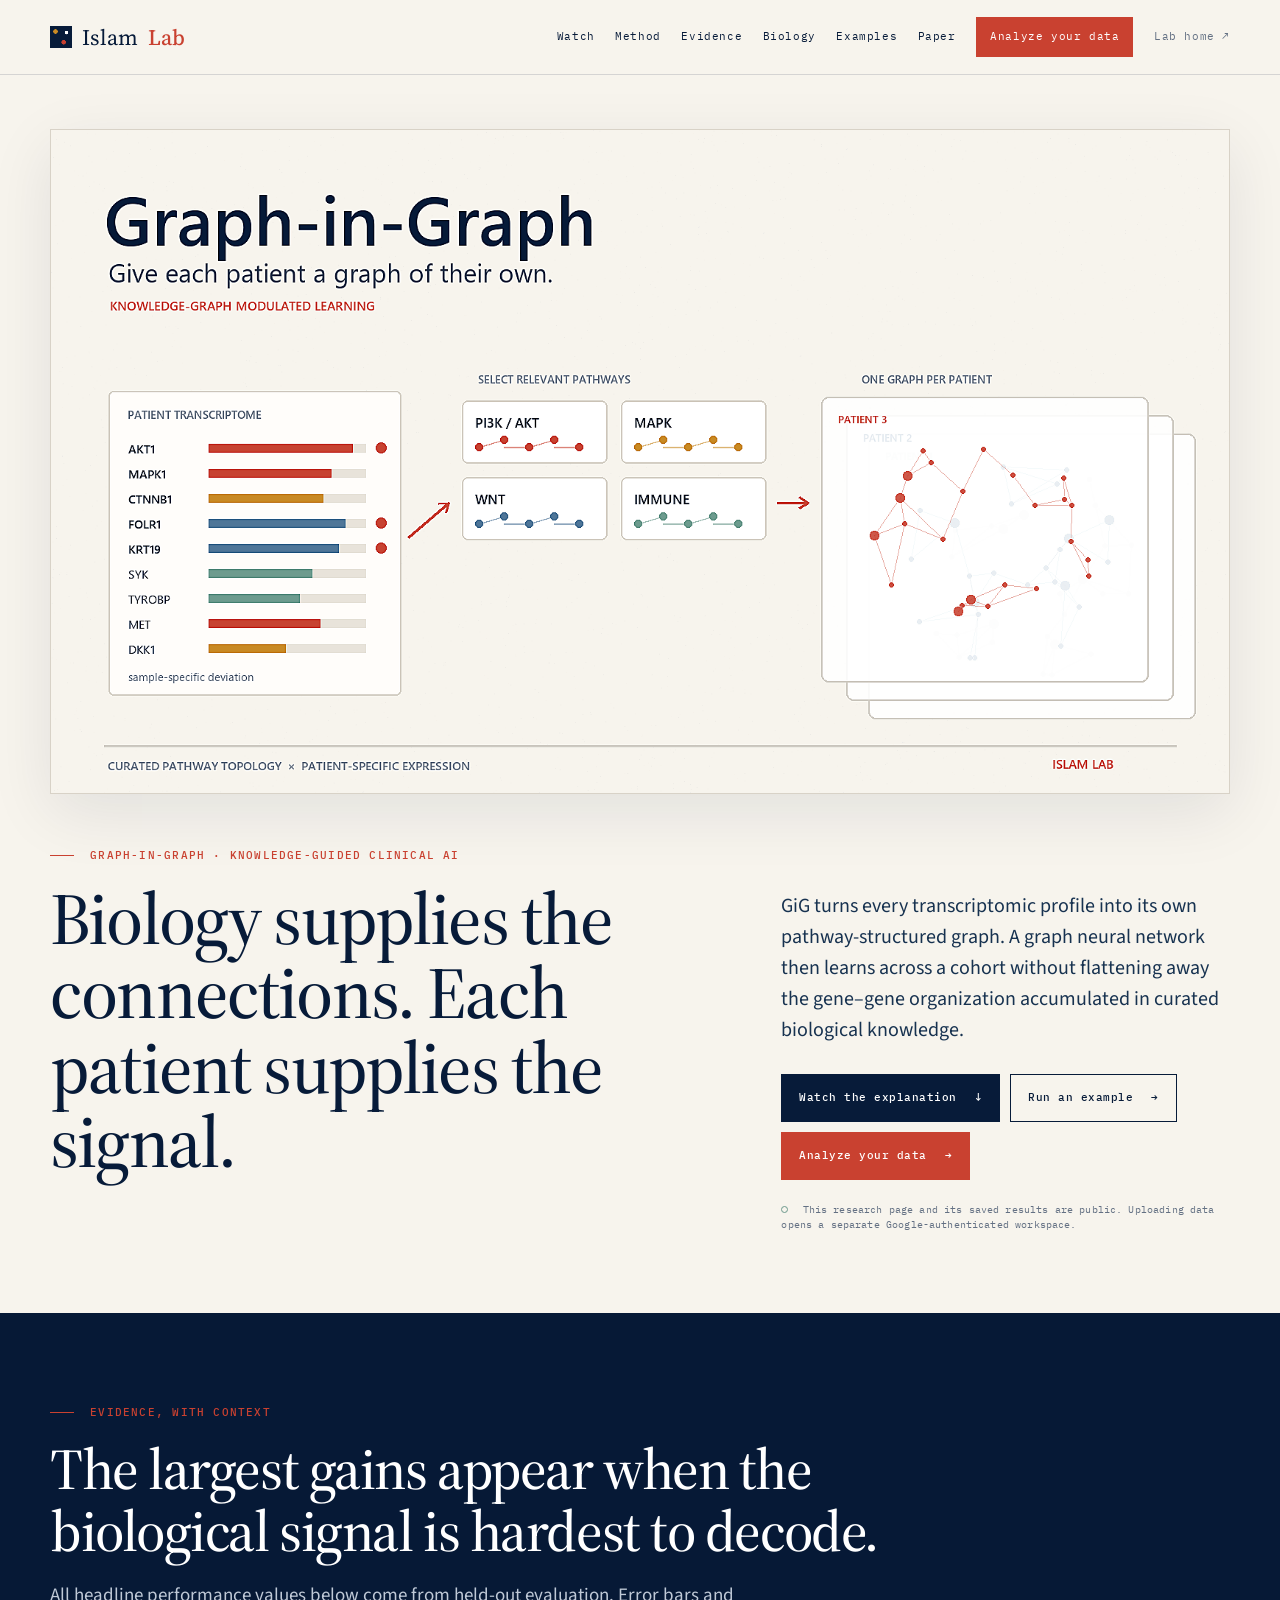
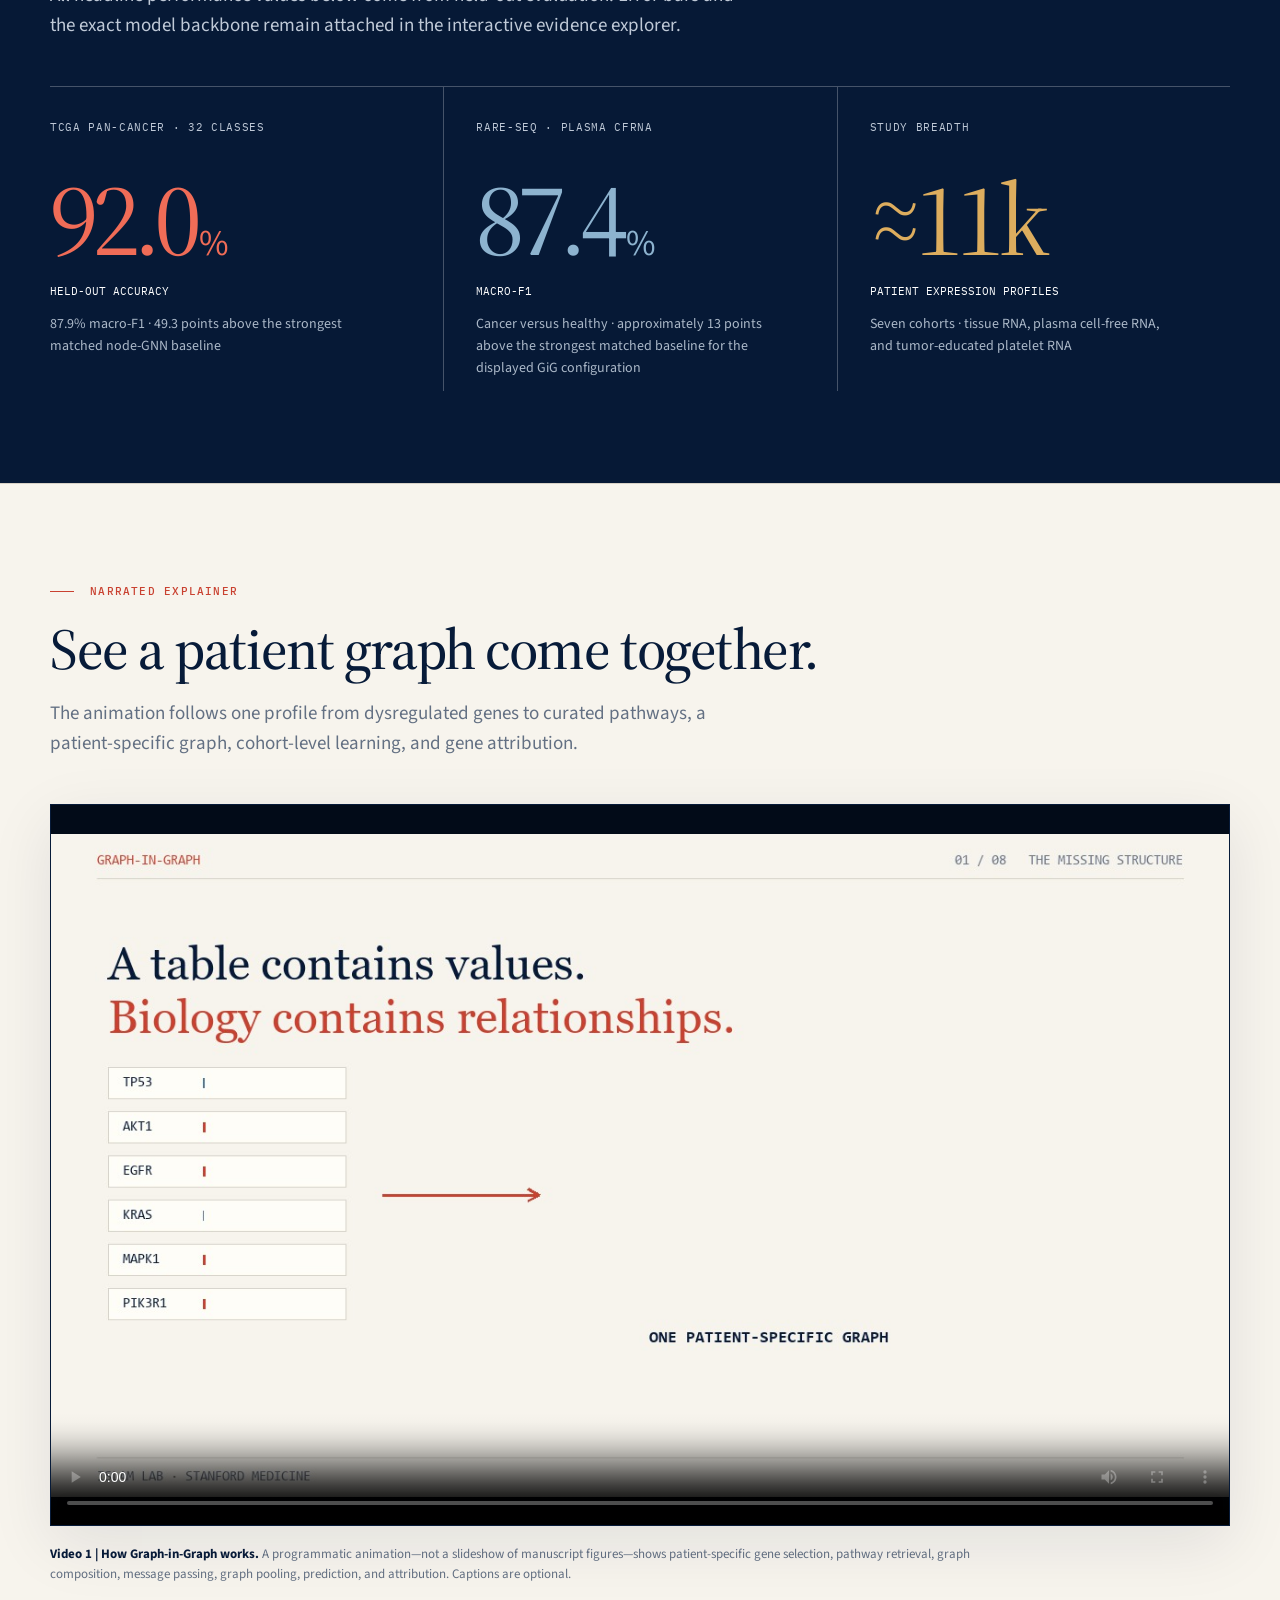
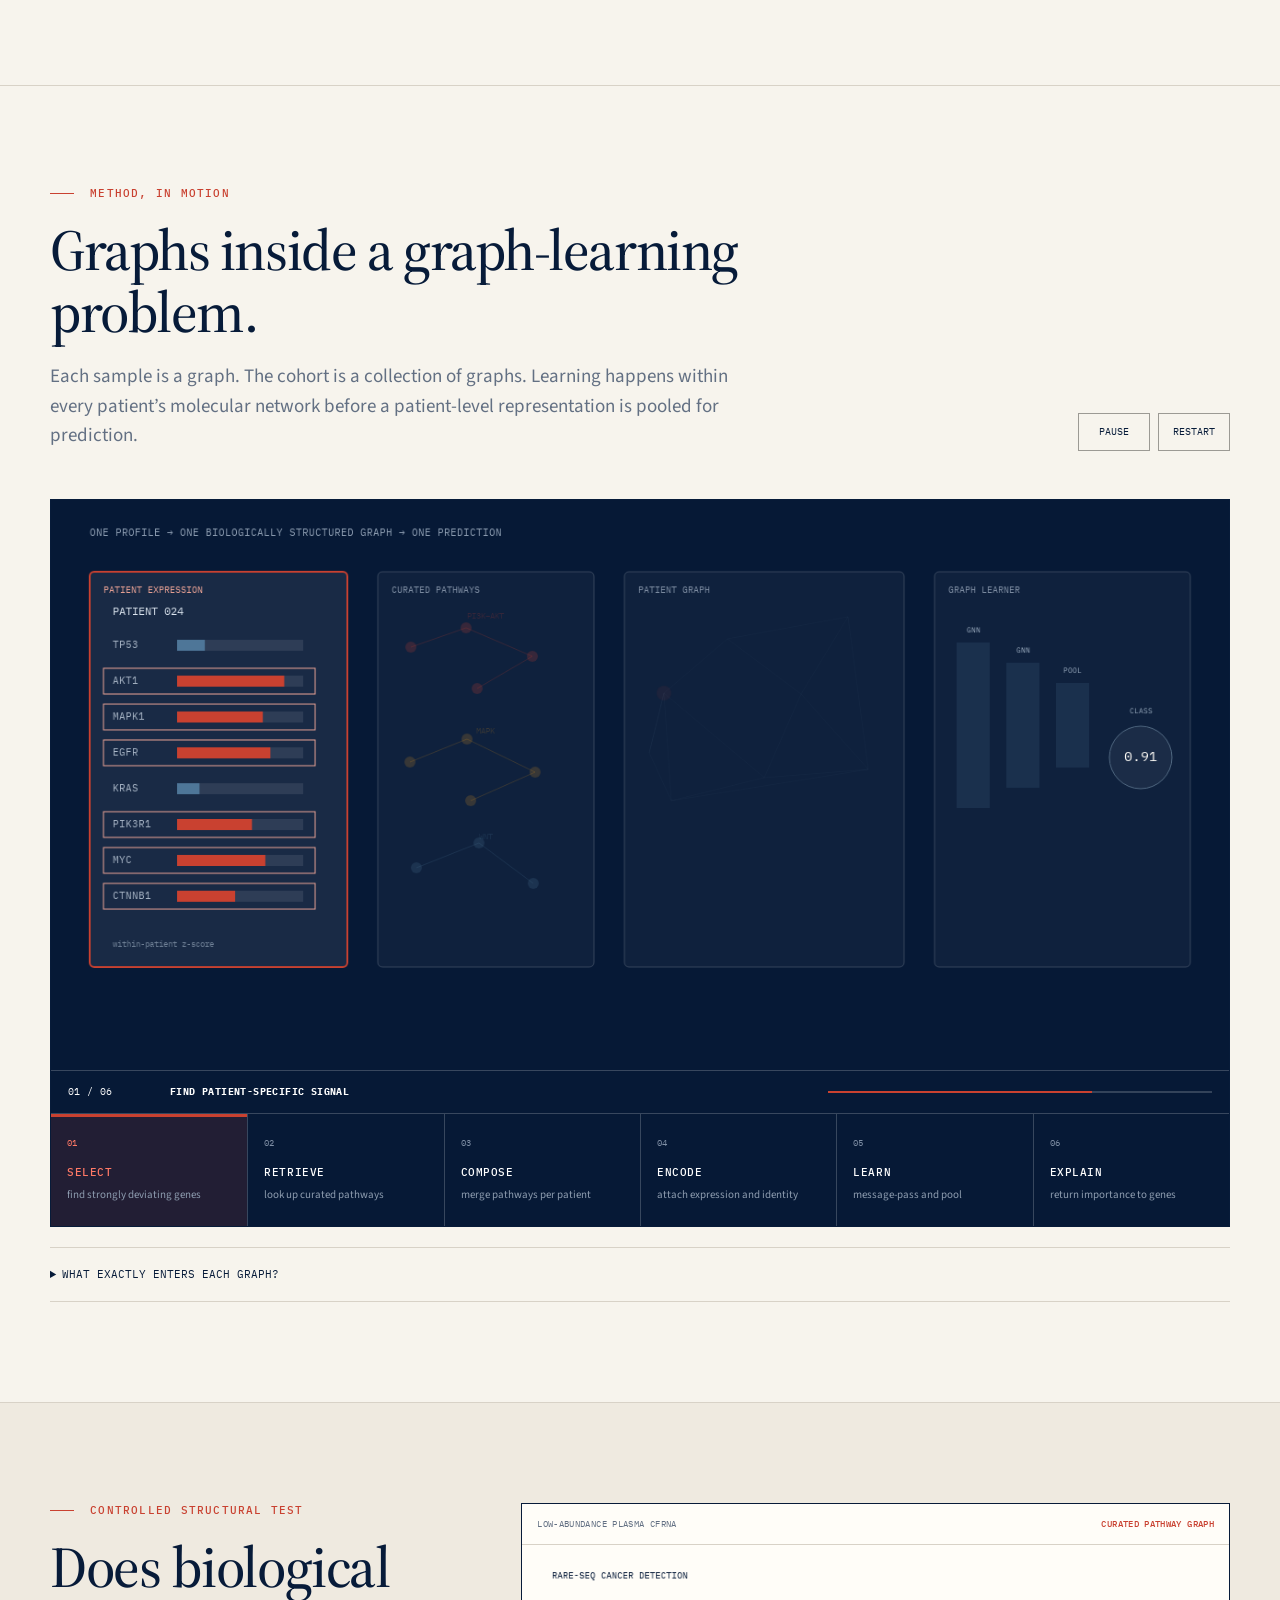
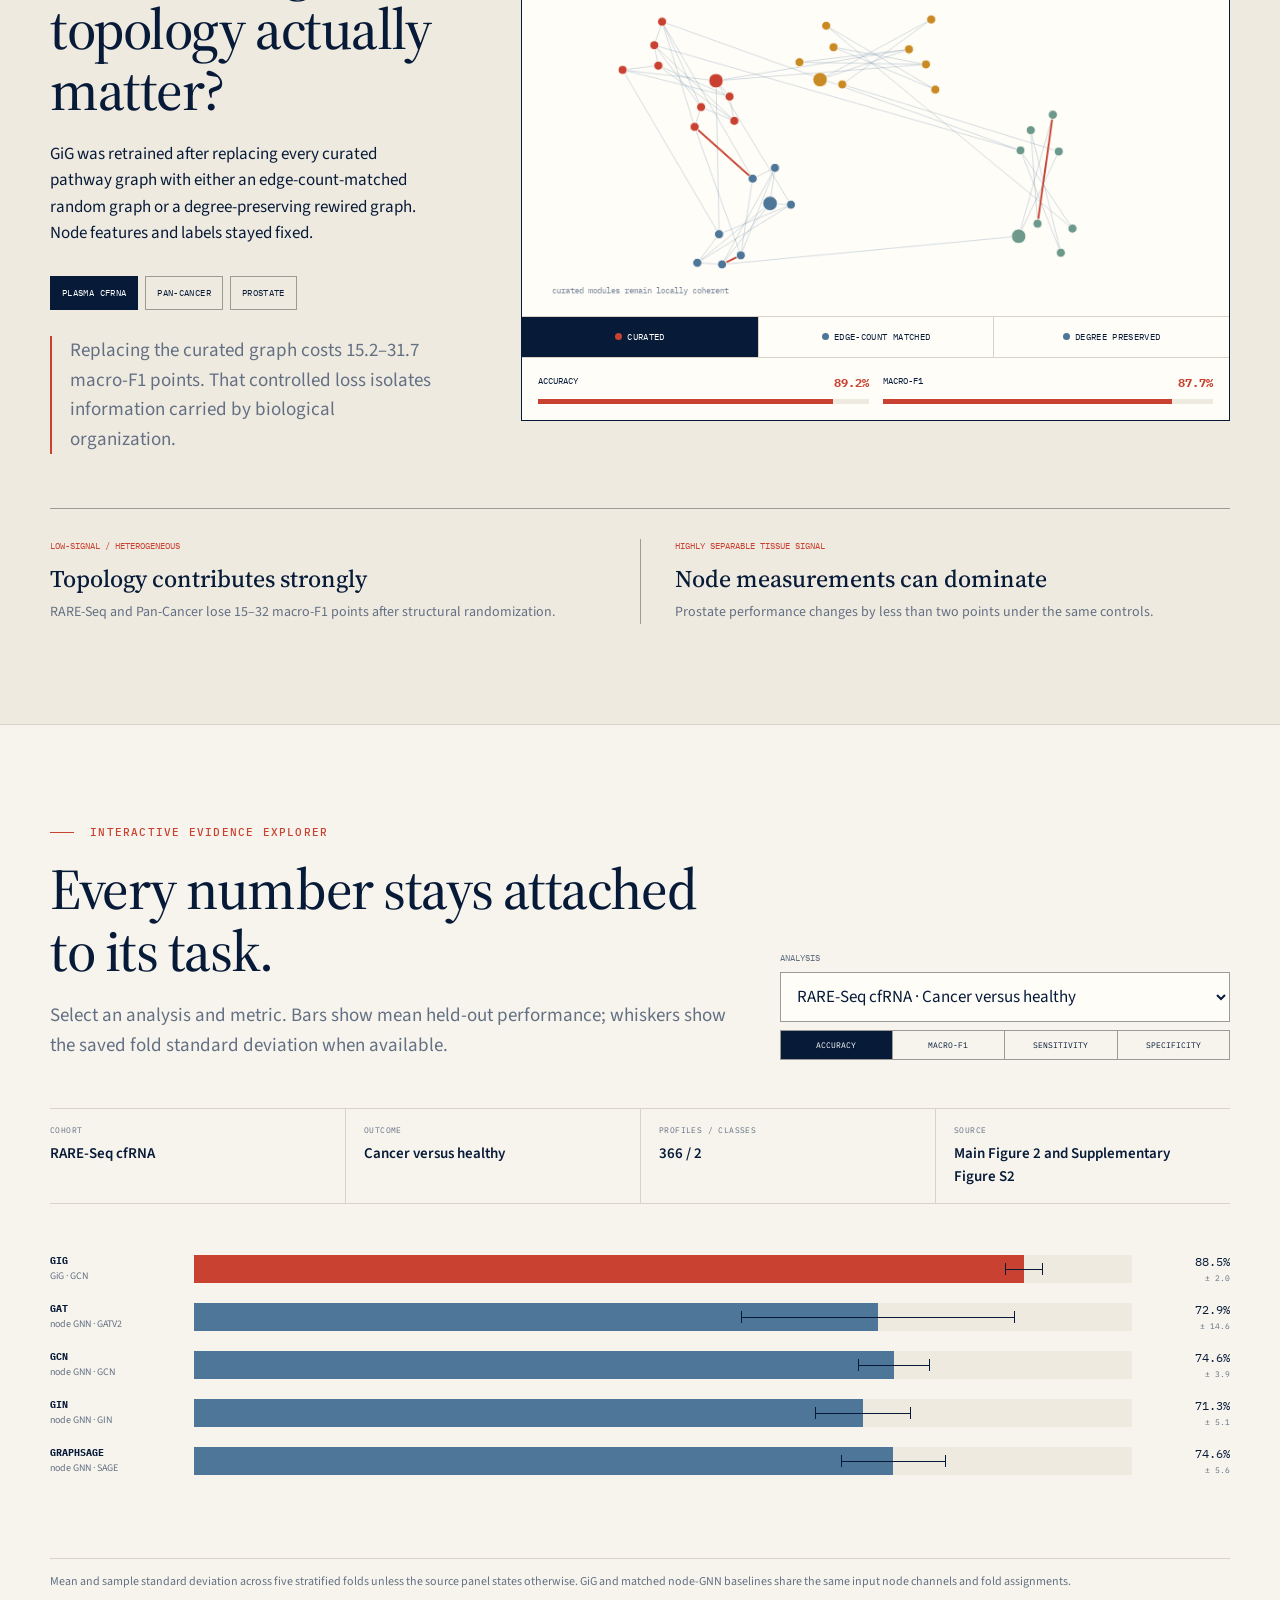
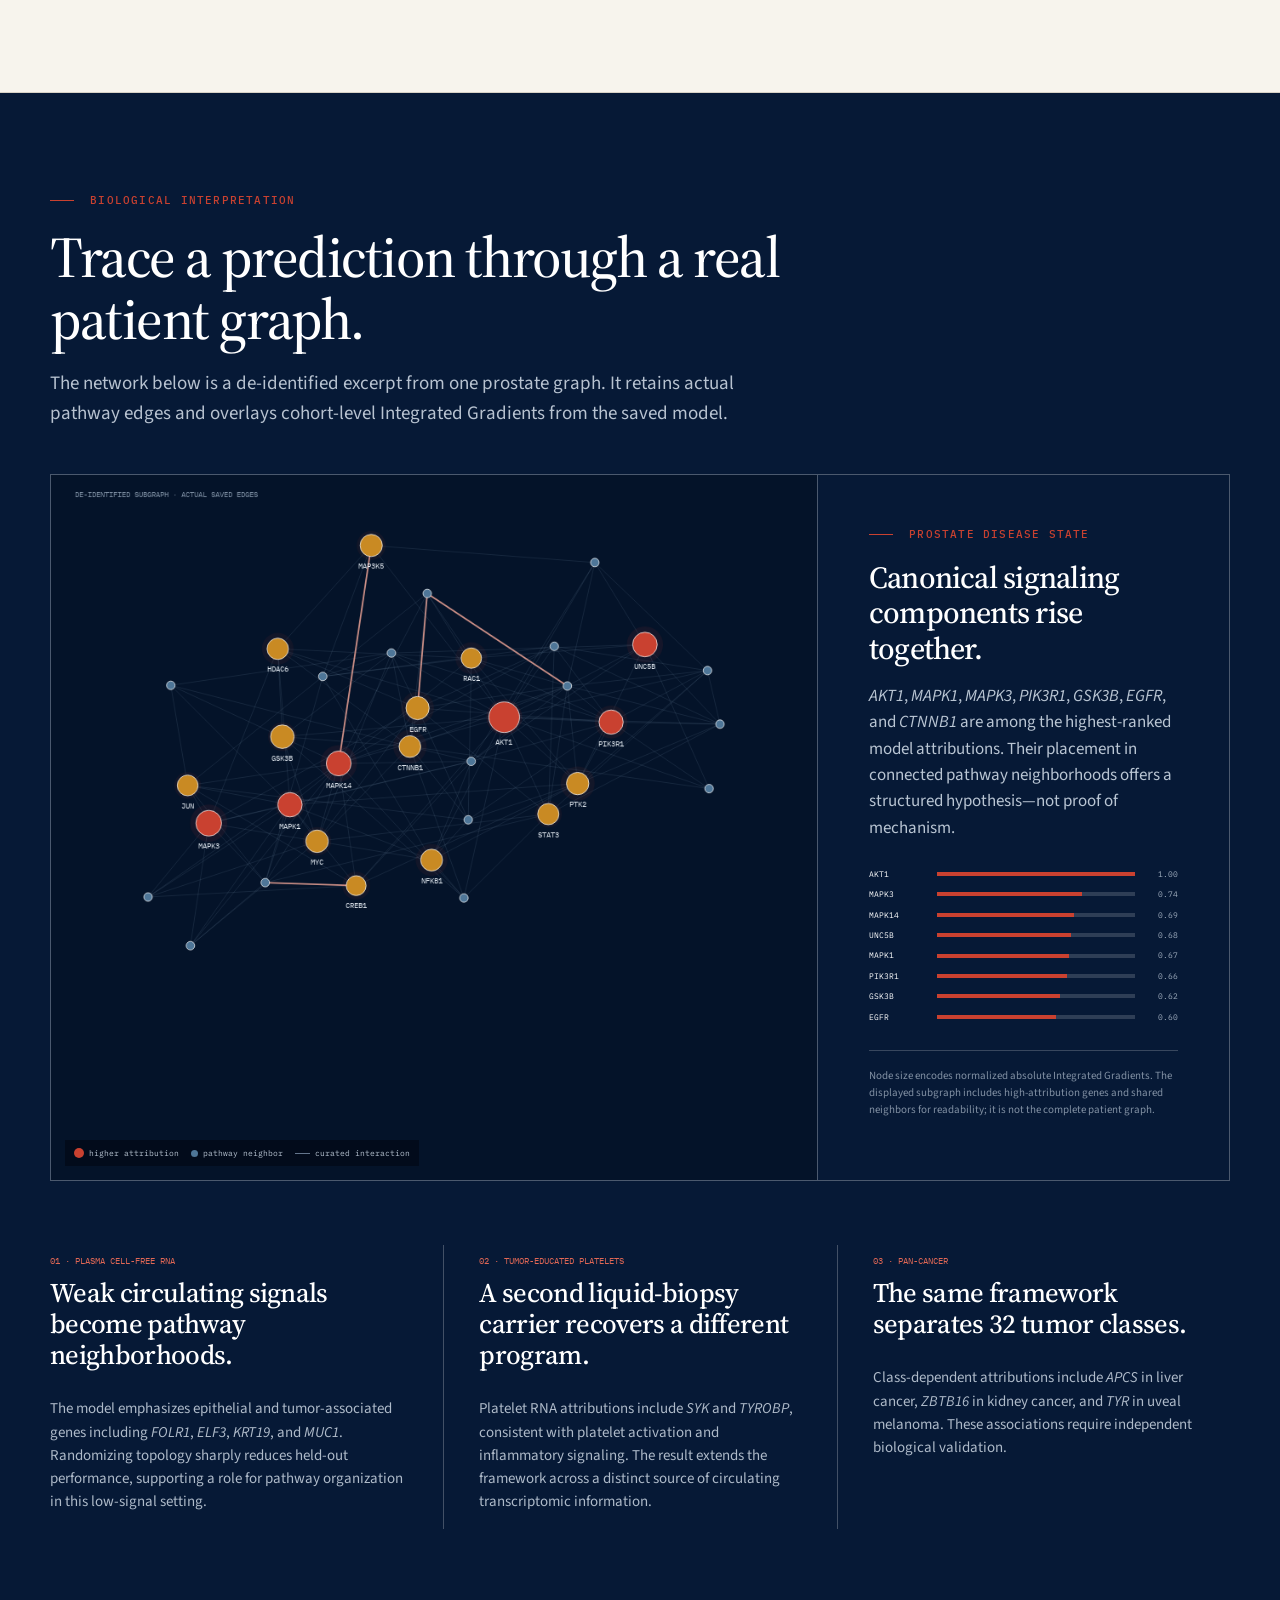
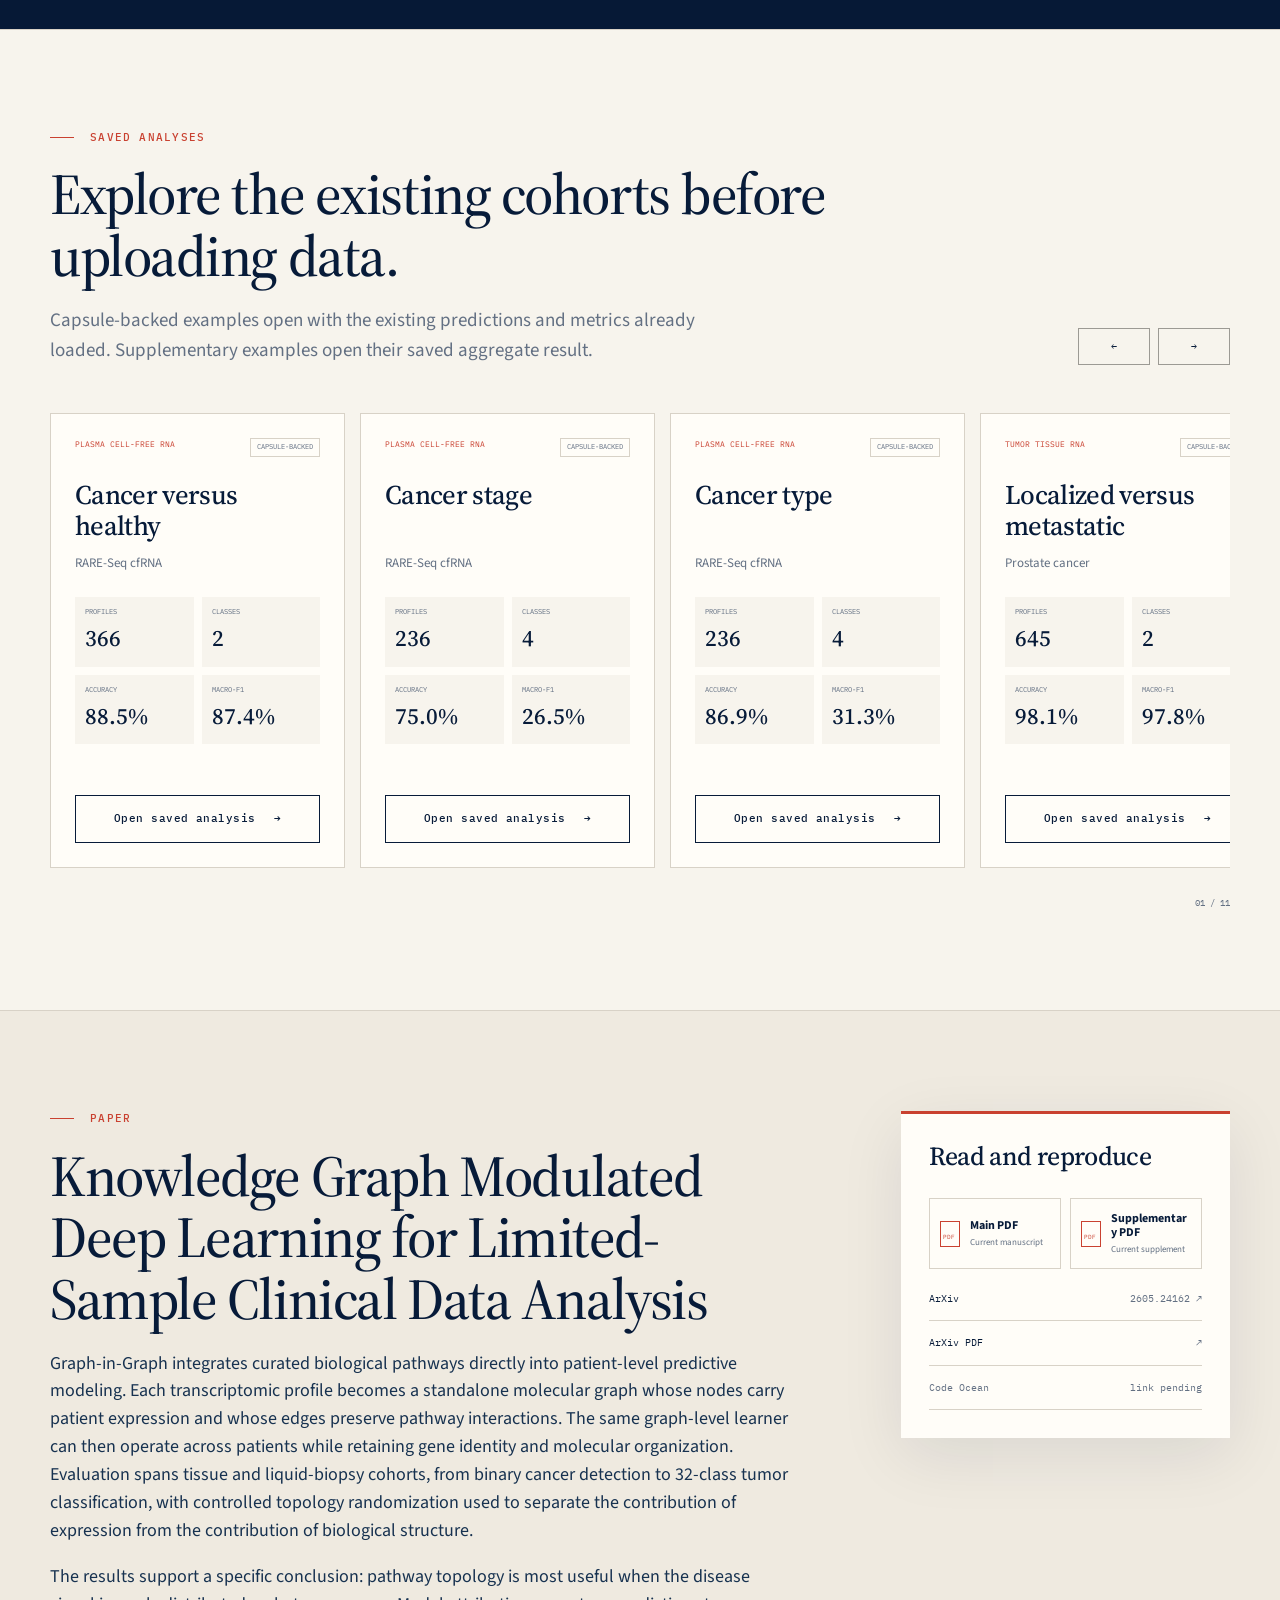
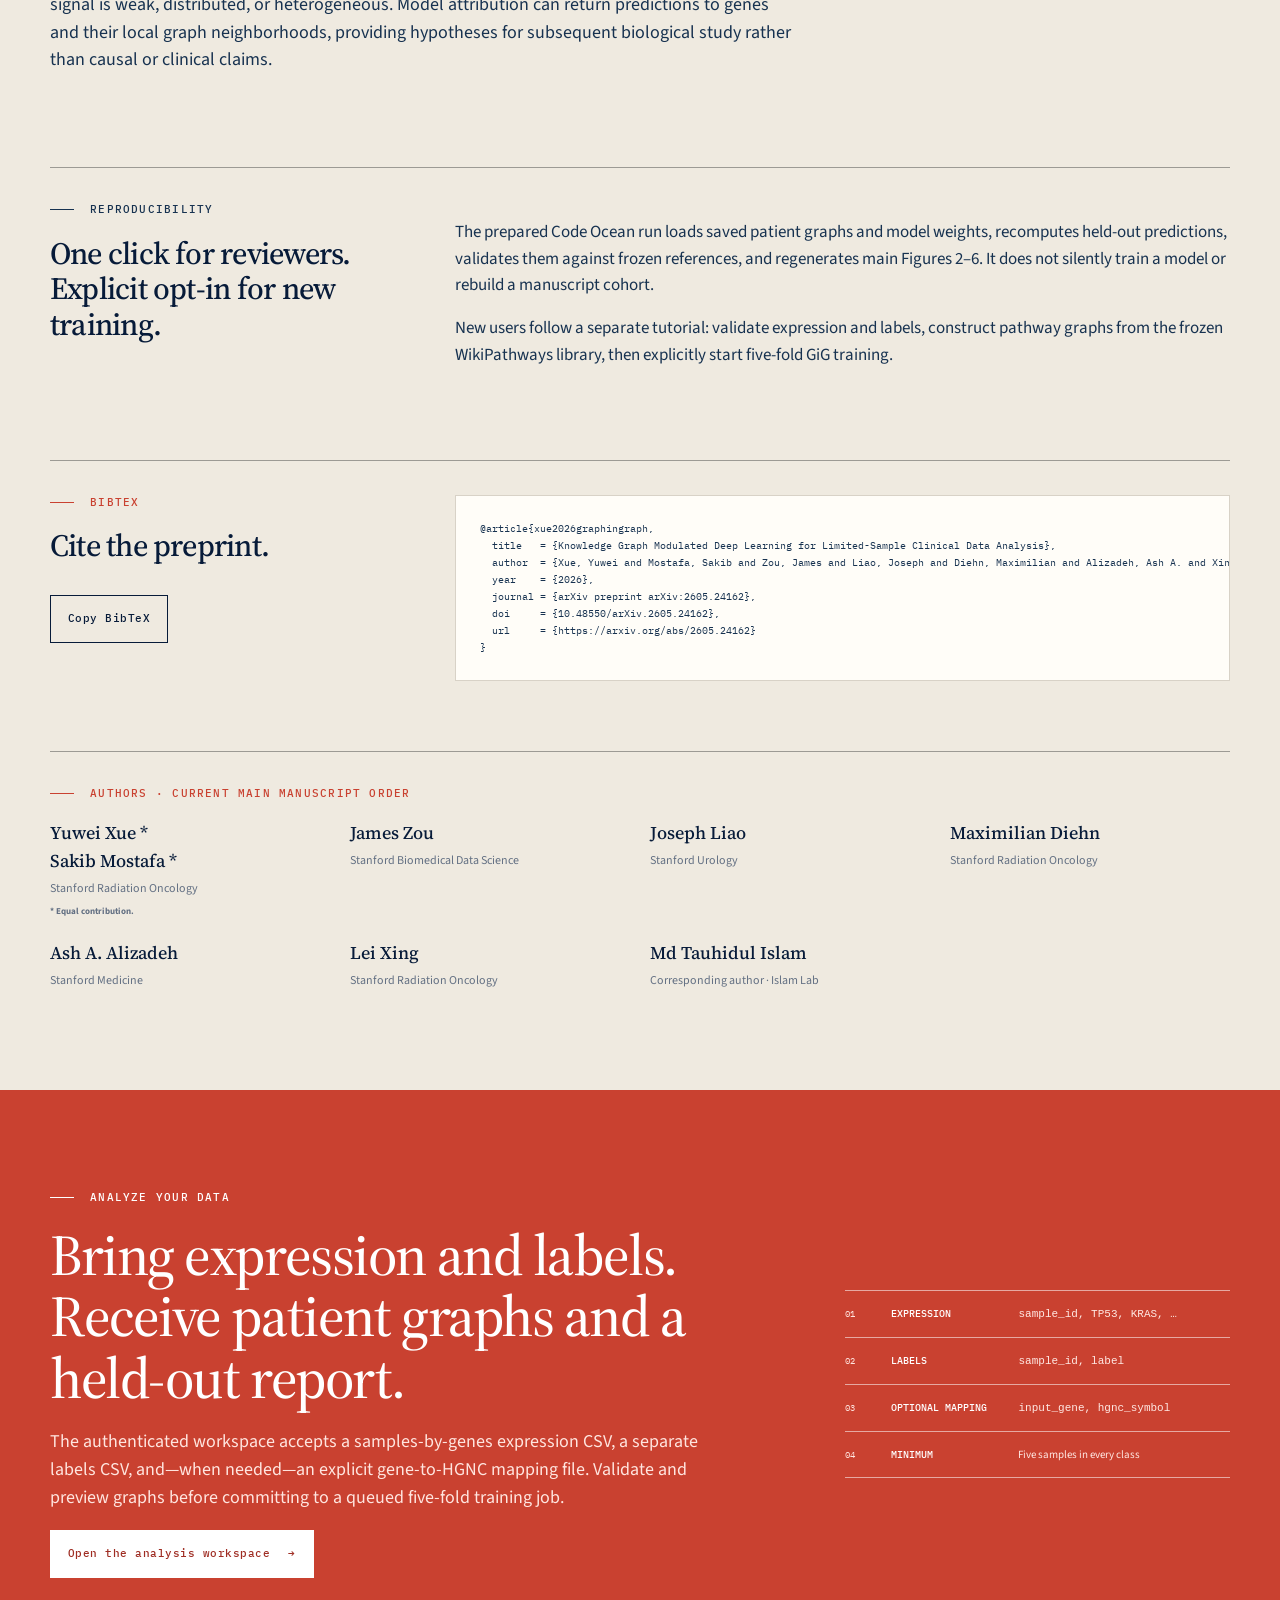
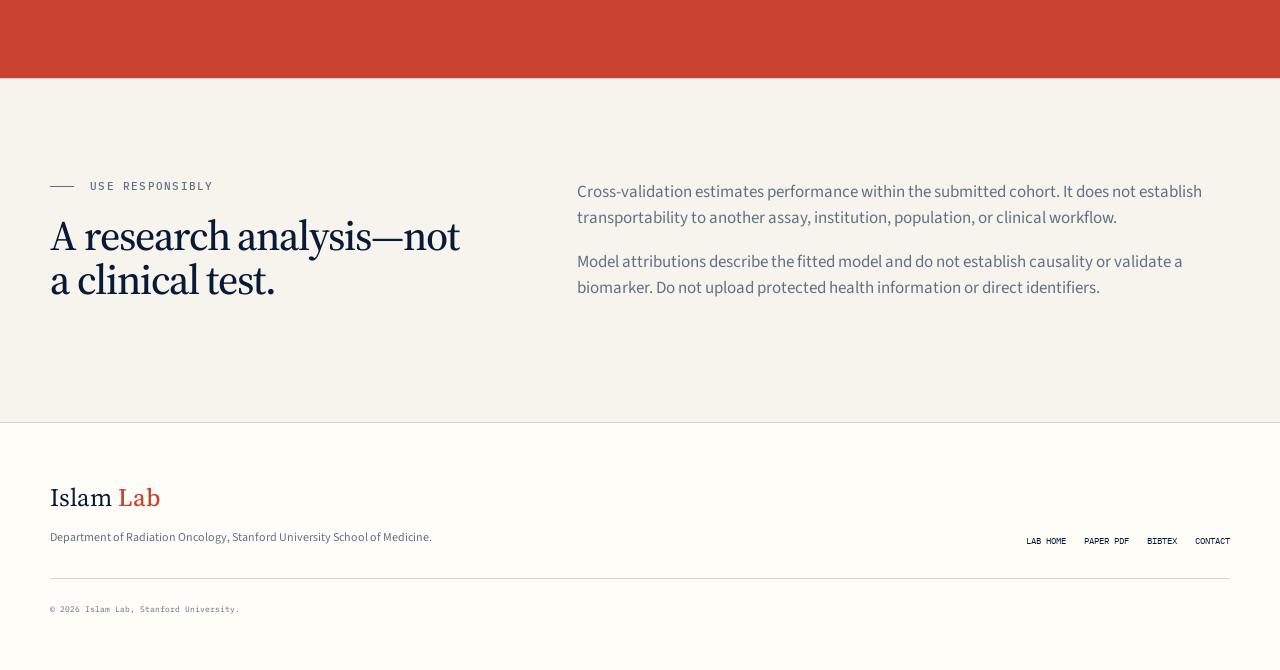
<file: gig/index.html>
<!doctype html>
<html lang="en">
<head>
  <meta charset="utf-8">
  <meta name="viewport" content="width=device-width, initial-scale=1">
  <title>Graph-in-Graph · Islam Lab</title>
  <meta name="description" content="Graph-in-Graph gives each patient a pathway-structured molecular graph for knowledge-guided clinical prediction from transcriptomic data.">
  <meta name="theme-color" content="#f7f4ed">
  <meta property="og:type" content="website">
  <meta property="og:title" content="Graph-in-Graph · Islam Lab">
  <meta property="og:description" content="Give each patient a graph of their own. Explore knowledge-graph modulated learning, validation evidence, and an analysis workspace.">
  <meta property="og:url" content="https://islamlab.org/gig/">
  <meta property="og:image" content="https://islamlab.org/gig/assets/gig-cover.png">
  <meta property="og:image:width" content="1600">
  <meta property="og:image:height" content="900">
  <meta name="twitter:card" content="summary_large_image">
  <link rel="canonical" href="https://islamlab.org/gig/">
  <link rel="preconnect" href="https://fonts.googleapis.com">
  <link rel="preconnect" href="https://fonts.gstatic.com" crossorigin>
  <link href="https://fonts.googleapis.com/css2?family=IBM+Plex+Mono:wght@400;500&family=Source+Sans+3:wght@400;500;600;700&family=Source+Serif+4:opsz,wght@8..60,400;8..60,500;8..60,600&display=swap" rel="stylesheet">
  <link rel="stylesheet" href="styles.css?v=20260904-2">
  <script src="app.js" defer></script>
</head>
<body>
  <a class="skip-link" href="#main">Skip to content</a>

  <header class="site-header">
    <div class="shell nav-shell">
      <a class="brand" href="https://islamlab.org/" aria-label="Islam Lab home"><span class="glyph" aria-hidden="true"></span>Islam<b>Lab</b></a>
      <button class="nav-toggle" type="button" aria-expanded="false" aria-controls="primary-nav"><span></span><span></span><span></span><b class="sr-only">Menu</b></button>
      <nav id="primary-nav" aria-label="Primary navigation">
        <a href="#watch">Watch</a>
        <a href="#method">Method</a>
        <a href="#evidence">Evidence</a>
        <a href="#biology">Biology</a>
        <a href="#examples">Examples</a>
        <a href="#paper">Paper</a>
        <a class="nav-cta" href="https://app.islamlab.org/gig/">Analyze your data</a>
        <a class="lab-link" href="https://islamlab.org/">Lab home <span aria-hidden="true">↗</span></a>
      </nav>
    </div>
  </header>

  <main id="main">
    <section class="hero" aria-labelledby="hero-title">
      <div class="shell">
        <figure class="project-cover reveal">
          <img src="assets/gig-cover.png" width="1600" height="900" alt="Graph-in-Graph cover: one patient transcriptome selects curated pathways that merge into a patient-specific molecular graph.">
        </figure>
        <div class="hero-callout reveal" data-delay="1">
          <div>
            <p class="eyebrow"><span></span> Graph-in-Graph · knowledge-guided clinical AI</p>
            <h1 id="hero-title">Biology supplies the connections. Each patient supplies the signal.</h1>
          </div>
          <div>
            <p class="lede">GiG turns every transcriptomic profile into its own pathway-structured graph. A graph neural network then learns across a cohort without flattening away the gene–gene organization accumulated in curated biological knowledge.</p>
            <div class="button-row">
              <a class="button button-primary" href="#watch">Watch the explanation <span aria-hidden="true">↓</span></a>
              <a class="button button-quiet" href="#examples">Run an example <span aria-hidden="true">→</span></a>
              <a class="button button-accent" href="https://app.islamlab.org/gig/">Analyze your data <span aria-hidden="true">→</span></a>
            </div>
            <p class="boundary-note"><span class="open-dot" aria-hidden="true"></span> This research page and its saved results are public. Uploading data opens a separate Google-authenticated workspace.</p>
          </div>
        </div>
      </div>
    </section>

    <section class="evidence-band" id="evidence" aria-labelledby="evidence-title">
      <div class="shell">
        <div class="section-intro inverse reveal">
          <p class="eyebrow"><span></span> Evidence, with context</p>
          <h2 id="evidence-title">The largest gains appear when the biological signal is hardest to decode.</h2>
          <p>All headline performance values below come from held-out evaluation. Error bars and the exact model backbone remain attached in the interactive evidence explorer.</p>
        </div>
        <div class="metric-grid">
          <article class="metric-card reveal">
            <p class="metric-label">TCGA Pan-Cancer · 32 classes</p>
            <p class="metric-value">92.0<span>%</span></p>
            <p class="metric-uncertainty">held-out accuracy</p>
            <p class="metric-context">87.9% macro-F1 · 49.3 points above the strongest matched node-GNN baseline</p>
          </article>
          <article class="metric-card reveal" data-delay="1">
            <p class="metric-label">RARE-Seq · plasma cfRNA</p>
            <p class="metric-value blue-text">87.4<span>%</span></p>
            <p class="metric-uncertainty">macro-F1</p>
            <p class="metric-context">Cancer versus healthy · approximately 13 points above the strongest matched baseline for the displayed GiG configuration</p>
          </article>
          <article class="metric-card reveal" data-delay="2">
            <p class="metric-label">Study breadth</p>
            <p class="metric-value sand-text">≈11k</p>
            <p class="metric-uncertainty">patient expression profiles</p>
            <p class="metric-context">Seven cohorts · tissue RNA, plasma cell-free RNA, and tumor-educated platelet RNA</p>
          </article>
        </div>
      </div>
    </section>

    <section class="watch section-rule" id="watch" aria-labelledby="watch-title">
      <div class="shell">
        <div class="section-intro reveal">
          <p class="eyebrow"><span></span> Narrated explainer</p>
          <h2 id="watch-title">See a patient graph come together.</h2>
          <p>The animation follows one profile from dysregulated genes to curated pathways, a patient-specific graph, cohort-level learning, and gene attribution.</p>
        </div>
        <figure class="video-figure reveal">
          <div class="video-frame">
            <video id="gig-video" controls preload="metadata" playsinline poster="assets/video/gig-poster.jpg?v=20260904-2" width="1280" height="720">
              <source src="assets/video/gig-explainer.mp4?v=20260904-2" type="video/mp4">
              <track kind="captions" srclang="en" label="English" src="assets/video/gig-explainer.vtt?v=20260904-2">
              Your browser cannot play this video. <a href="assets/video/gig-explainer.mp4?v=20260904-2">Download the MP4 instead.</a>
            </video>
            <button class="video-cc-toggle" id="video-cc-toggle" type="button" aria-pressed="false" aria-label="Turn captions on" title="Turn captions on"><span>CC</span><b>Off</b></button>
          </div>
          <figcaption><b>Video 1 | How Graph-in-Graph works.</b> A programmatic animation—not a slideshow of manuscript figures—shows patient-specific gene selection, pathway retrieval, graph composition, message passing, graph pooling, prediction, and attribution. Captions are optional.</figcaption>
        </figure>
      </div>
    </section>

    <section class="method section-rule" id="method" aria-labelledby="method-title">
      <div class="shell">
        <div class="method-heading reveal">
          <div class="section-intro compact">
            <p class="eyebrow"><span></span> Method, in motion</p>
            <h2 id="method-title">Graphs inside a graph-learning problem.</h2>
            <p>Each sample is a graph. The cohort is a collection of graphs. Learning happens within every patient’s molecular network before a patient-level representation is pooled for prediction.</p>
          </div>
          <div class="motion-controls" aria-label="Method animation controls">
            <button id="method-toggle" type="button" aria-pressed="false">Pause</button>
            <button id="method-restart" type="button">Restart</button>
          </div>
        </div>
        <div class="method-stage reveal">
          <canvas id="method-canvas" width="1280" height="620" role="img" aria-label="Animated Graph-in-Graph pipeline from transcriptomic measurements to a patient graph and prediction"></canvas>
          <div class="method-status"><span id="method-index">01 / 06</span><strong id="method-label">Find patient-specific signal</strong><i><b id="method-progress"></b></i></div>
          <ol class="method-steps" id="method-steps">
            <li class="active"><button type="button" data-method-step="0"><span>01</span><b>Select</b><small>find strongly deviating genes</small></button></li>
            <li><button type="button" data-method-step="1"><span>02</span><b>Retrieve</b><small>look up curated pathways</small></button></li>
            <li><button type="button" data-method-step="2"><span>03</span><b>Compose</b><small>merge pathways per patient</small></button></li>
            <li><button type="button" data-method-step="3"><span>04</span><b>Encode</b><small>attach expression and identity</small></button></li>
            <li><button type="button" data-method-step="4"><span>05</span><b>Learn</b><small>message-pass and pool</small></button></li>
            <li><button type="button" data-method-step="5"><span>06</span><b>Explain</b><small>return importance to genes</small></button></li>
          </ol>
        </div>
        <details class="technical-note reveal">
          <summary>What exactly enters each graph?</summary>
          <div class="technical-grid">
            <p><b>Nodes</b><span>Measured genes retained after identifier harmonization and patient-specific pathway assembly.</span></p>
            <p><b>Edges</b><span>Undirected curated interactions recovered from human WikiPathways and filtered to measured genes.</span></p>
            <p><b>Node channels</b><span>Within-patient expression z-score and cohort-level mean absolute correlation to the top 50 partners.</span></p>
            <p><b>Identity</b><span>A trainable gene embedding anchors the same gene across graphs with different node sets.</span></p>
          </div>
        </details>
      </div>
    </section>

    <section class="topology section-rule" id="topology" aria-labelledby="topology-title">
      <div class="shell">
        <div class="topology-grid">
          <div class="section-intro compact reveal">
            <p class="eyebrow"><span></span> Controlled structural test</p>
            <h2 id="topology-title">Does biological topology actually matter?</h2>
            <p>GiG was retrained after replacing every curated pathway graph with either an edge-count-matched random graph or a degree-preserving rewired graph. Node features and labels stayed fixed.</p>
            <div class="dataset-tabs" id="topology-tabs" role="group" aria-label="Topology-control dataset">
              <button class="active" type="button" data-topology="rareseq_binary">Plasma cfRNA</button>
              <button type="button" data-topology="pancancer">Pan-Cancer</button>
              <button type="button" data-topology="prostate">Prostate</button>
            </div>
            <p class="topology-reading" id="topology-reading"></p>
          </div>
          <div class="topology-demo reveal">
            <div class="topology-head"><span id="topology-context">Low-abundance plasma cfRNA</span><b id="topology-condition">Curated pathway graph</b></div>
            <canvas id="topology-canvas" width="780" height="410" role="img" aria-label="Animated comparison of curated and randomized molecular graph topology"></canvas>
            <div class="topology-conditions" role="group" aria-label="Graph condition">
              <button class="active" type="button" data-condition="real"><i></i>Curated</button>
              <button type="button" data-condition="erdos_renyi"><i></i>Edge-count matched</button>
              <button type="button" data-condition="degree_preserved"><i></i>Degree preserved</button>
            </div>
            <div class="topology-bars" id="topology-bars"></div>
          </div>
        </div>
        <div class="insight-strip reveal">
          <p><span>Low-signal / heterogeneous</span><b>Topology contributes strongly</b><small>RARE-Seq and Pan-Cancer lose 15–32 macro-F1 points after structural randomization.</small></p>
          <i aria-hidden="true"></i>
          <p><span>Highly separable tissue signal</span><b>Node measurements can dominate</b><small>Prostate performance changes by less than two points under the same controls.</small></p>
        </div>
      </div>
    </section>

    <section class="results section-rule" id="results" aria-labelledby="results-title">
      <div class="shell">
        <div class="results-heading reveal">
          <div class="section-intro compact">
            <p class="eyebrow"><span></span> Interactive evidence explorer</p>
            <h2 id="results-title">Every number stays attached to its task.</h2>
            <p>Select an analysis and metric. Bars show mean held-out performance; whiskers show the saved fold standard deviation when available.</p>
          </div>
          <div class="results-controls">
            <label for="analysis-select">Analysis</label>
            <select id="analysis-select"></select>
            <div class="segmented" id="metric-toggle" role="group" aria-label="Performance metric">
              <button class="active" type="button" data-metric="accuracy">Accuracy</button>
              <button type="button" data-metric="macro_f1">Macro-F1</button>
              <button type="button" data-metric="sensitivity">Sensitivity</button>
              <button type="button" data-metric="specificity">Specificity</button>
            </div>
          </div>
        </div>
        <div class="result-context reveal" id="result-context"></div>
        <div class="performance-chart reveal" id="performance-chart" aria-live="polite"></div>
        <p class="result-footnote" id="result-footnote"></p>
      </div>
    </section>

    <section class="biology section-rule" id="biology" aria-labelledby="biology-title">
      <div class="shell">
        <div class="section-intro reveal">
          <p class="eyebrow"><span></span> Biological interpretation</p>
          <h2 id="biology-title">Trace a prediction through a real patient graph.</h2>
          <p>The network below is a de-identified excerpt from one prostate graph. It retains actual pathway edges and overlays cohort-level Integrated Gradients from the saved model.</p>
        </div>
        <div class="graph-explorer reveal">
          <div class="patient-graph-wrap">
            <canvas id="patient-graph" width="900" height="650" role="img" aria-label="Interactive de-identified prostate patient graph with model attribution"></canvas>
            <div class="graph-tooltip" id="graph-tooltip" hidden></div>
            <div class="graph-legend"><span><i class="node high"></i>higher attribution</span><span><i class="node low"></i>pathway neighbor</span><span><i class="edge"></i>curated interaction</span></div>
          </div>
          <aside class="graph-copy">
            <p class="eyebrow"><span></span> Prostate disease state</p>
            <h3>Canonical signaling components rise together.</h3>
            <p><i>AKT1</i>, <i>MAPK1</i>, <i>MAPK3</i>, <i>PIK3R1</i>, <i>GSK3B</i>, <i>EGFR</i>, and <i>CTNNB1</i> are among the highest-ranked model attributions. Their placement in connected pathway neighborhoods offers a structured hypothesis—not proof of mechanism.</p>
            <div class="gene-ranking" id="gene-ranking"></div>
            <p class="method-boundary">Node size encodes normalized absolute Integrated Gradients. The displayed subgraph includes high-attribution genes and shared neighbors for readability; it is not the complete patient graph.</p>
          </aside>
        </div>
        <div class="biology-stories">
          <article class="story reveal">
            <p class="story-index">01 · Plasma cell-free RNA</p>
            <h3>Weak circulating signals become pathway neighborhoods.</h3>
            <p>The model emphasizes epithelial and tumor-associated genes including <i>FOLR1</i>, <i>ELF3</i>, <i>KRT19</i>, and <i>MUC1</i>. Randomizing topology sharply reduces held-out performance, supporting a role for pathway organization in this low-signal setting.</p>
          </article>
          <article class="story reveal" data-delay="1">
            <p class="story-index">02 · Tumor-educated platelets</p>
            <h3>A second liquid-biopsy carrier recovers a different program.</h3>
            <p>Platelet RNA attributions include <i>SYK</i> and <i>TYROBP</i>, consistent with platelet activation and inflammatory signaling. The result extends the framework across a distinct source of circulating transcriptomic information.</p>
          </article>
          <article class="story reveal" data-delay="2">
            <p class="story-index">03 · Pan-Cancer</p>
            <h3>The same framework separates 32 tumor classes.</h3>
            <p>Class-dependent attributions include <i>APCS</i> in liver cancer, <i>ZBTB16</i> in kidney cancer, and <i>TYR</i> in uveal melanoma. These associations require independent biological validation.</p>
          </article>
        </div>
      </div>
    </section>

    <section class="examples section-rule" id="examples" aria-labelledby="examples-title">
      <div class="shell">
        <div class="examples-heading reveal">
          <div class="section-intro compact">
            <p class="eyebrow"><span></span> Saved analyses</p>
            <h2 id="examples-title">Explore the existing cohorts before uploading data.</h2>
            <p>Capsule-backed examples open with the existing predictions and metrics already loaded. Supplementary examples open their saved aggregate result.</p>
          </div>
          <div class="carousel-actions">
            <button id="example-prev" type="button" aria-label="Previous examples">←</button>
            <button id="example-next" type="button" aria-label="Next examples">→</button>
          </div>
        </div>
        <div class="example-track reveal" id="example-track" tabindex="0" aria-label="Graph-in-Graph saved analyses"><p class="loading">Loading saved analyses…</p></div>
        <p class="carousel-position" id="example-position" aria-live="polite"></p>
      </div>
    </section>

    <section class="paper section-rule" id="paper" aria-labelledby="paper-title">
      <div class="shell">
        <div class="paper-grid">
          <div class="reveal">
            <p class="eyebrow"><span></span> Paper</p>
            <h2 id="paper-title">Knowledge Graph Modulated Deep Learning for Limited-Sample Clinical Data Analysis</h2>
            <p class="paper-summary">Graph-in-Graph integrates curated biological pathways directly into patient-level predictive modeling. Each transcriptomic profile becomes a standalone molecular graph whose nodes carry patient expression and whose edges preserve pathway interactions. The same graph-level learner can then operate across patients while retaining gene identity and molecular organization. Evaluation spans tissue and liquid-biopsy cohorts, from binary cancer detection to 32-class tumor classification, with controlled topology randomization used to separate the contribution of expression from the contribution of biological structure.</p>
            <p class="paper-summary">The results support a specific conclusion: pathway topology is most useful when the disease signal is weak, distributed, or heterogeneous. Model attribution can return predictions to genes and their local graph neighborhoods, providing hypotheses for subsequent biological study rather than causal or clinical claims.</p>
          </div>
          <aside class="paper-links reveal" data-delay="1">
            <h3>Read and reproduce</h3>
            <div class="paper-documents">
              <a href="assets/Graph-in-Graph_Main.pdf"><span class="pdf-icon" aria-hidden="true"></span><span><b>Main PDF</b><small>Current manuscript</small></span></a>
              <a href="assets/Graph-in-Graph_Supplementary.pdf"><span class="pdf-icon" aria-hidden="true"></span><span><b>Supplementary PDF</b><small>Current supplement</small></span></a>
            </div>
            <a href="https://arxiv.org/abs/2605.24162" target="_blank" rel="noopener">ArXiv <span>2605.24162 ↗</span></a>
            <a href="https://arxiv.org/pdf/2605.24162" target="_blank" rel="noopener">ArXiv PDF <span>↗</span></a>
            <span class="pending-link" title="A public capsule URL has not yet been supplied">Code Ocean <em>link pending</em></span>
          </aside>
        </div>

        <div class="reproduce-grid reveal" id="reproduce">
          <div><p class="eyebrow"><span></span> Reproducibility</p><h3>One click for reviewers. Explicit opt-in for new training.</h3></div>
          <div>
            <p>The prepared Code Ocean run loads saved patient graphs and model weights, recomputes held-out predictions, validates them against frozen references, and regenerates main Figures 2–6. It does not silently train a model or rebuild a manuscript cohort.</p>
            <p>New users follow a separate tutorial: validate expression and labels, construct pathway graphs from the frozen WikiPathways library, then explicitly start five-fold GiG training.</p>
          </div>
        </div>

        <div class="citation-grid reveal" id="cite">
          <div><p class="eyebrow"><span></span> BibTeX</p><h3>Cite the preprint.</h3><button class="button button-quiet" id="copy-bibtex" type="button">Copy BibTeX</button></div>
          <pre id="bibtex">@article{xue2026graphingraph,
  title   = {Knowledge Graph Modulated Deep Learning for Limited-Sample Clinical Data Analysis},
  author  = {Xue, Yuwei and Mostafa, Sakib and Zou, James and Liao, Joseph and Diehn, Maximilian and Alizadeh, Ash A. and Xing, Lei and Islam, Md. Tauhidul},
  year    = {2026},
  journal = {arXiv preprint arXiv:2605.24162},
  doi     = {10.48550/arXiv.2605.24162},
  url     = {https://arxiv.org/abs/2605.24162}
}</pre>
        </div>

        <div class="authors reveal">
          <p class="eyebrow"><span></span> Authors · current main manuscript order</p>
          <div class="author-grid">
            <span class="cofirst-authors"><b>Yuwei Xue *<br>Sakib Mostafa *</b>Stanford Radiation Oncology<small class="author-note"><strong>* Equal contribution.</strong></small></span>
            <span><b>James Zou</b>Stanford Biomedical Data Science</span>
            <span><b>Joseph Liao</b>Stanford Urology</span>
            <span><b>Maximilian Diehn</b>Stanford Radiation Oncology</span>
            <span><b>Ash A. Alizadeh</b>Stanford Medicine</span>
            <span><b>Lei Xing</b>Stanford Radiation Oncology</span>
            <span><b>Md Tauhidul Islam</b>Corresponding author · Islam Lab</span>
          </div>
        </div>
      </div>
    </section>

    <section class="cta" id="analyze">
      <div class="shell cta-grid">
        <div>
          <p class="eyebrow light"><span></span> Analyze your data</p>
          <h2>Bring expression and labels. Receive patient graphs and a held-out report.</h2>
          <p>The authenticated workspace accepts a samples-by-genes expression CSV, a separate labels CSV, and—when needed—an explicit gene-to-HGNC mapping file. Validate and preview graphs before committing to a queued five-fold training job.</p>
          <a class="button button-light" href="https://app.islamlab.org/gig/">Open the analysis workspace <span aria-hidden="true">→</span></a>
        </div>
        <div class="input-contract">
          <p><span>01</span><b>Expression</b><small><code>sample_id, TP53, KRAS, …</code></small></p>
          <p><span>02</span><b>Labels</b><small><code>sample_id, label</code></small></p>
          <p><span>03</span><b>Optional mapping</b><small><code>input_gene, hgnc_symbol</code></small></p>
          <p><span>04</span><b>Minimum</b><small>Five samples in every class</small></p>
        </div>
      </div>
    </section>

    <section class="limits section-rule">
      <div class="shell limits-grid">
        <div><p class="eyebrow"><span></span> Use responsibly</p><h2>A research analysis—not a clinical test.</h2></div>
        <div><p>Cross-validation estimates performance within the submitted cohort. It does not establish transportability to another assay, institution, population, or clinical workflow.</p><p>Model attributions describe the fitted model and do not establish causality or validate a biomarker. Do not upload protected health information or direct identifiers.</p></div>
      </div>
    </section>
  </main>

  <footer>
    <div class="shell footer-grid">
      <div><div class="footer-brand">Islam <b>Lab</b></div><p>Department of Radiation Oncology, Stanford University School of Medicine.</p></div>
      <div class="footer-links"><a href="https://islamlab.org/">Lab home</a><a href="assets/Graph-in-Graph_Main.pdf">Paper PDF</a><a href="#cite">BibTeX</a><a href="mailto:tauhid@stanford.edu">Contact</a></div>
      <div class="fine">© 2026 Islam Lab, Stanford University.</div>
    </div>
  </footer>
</body>
</html>
</file>
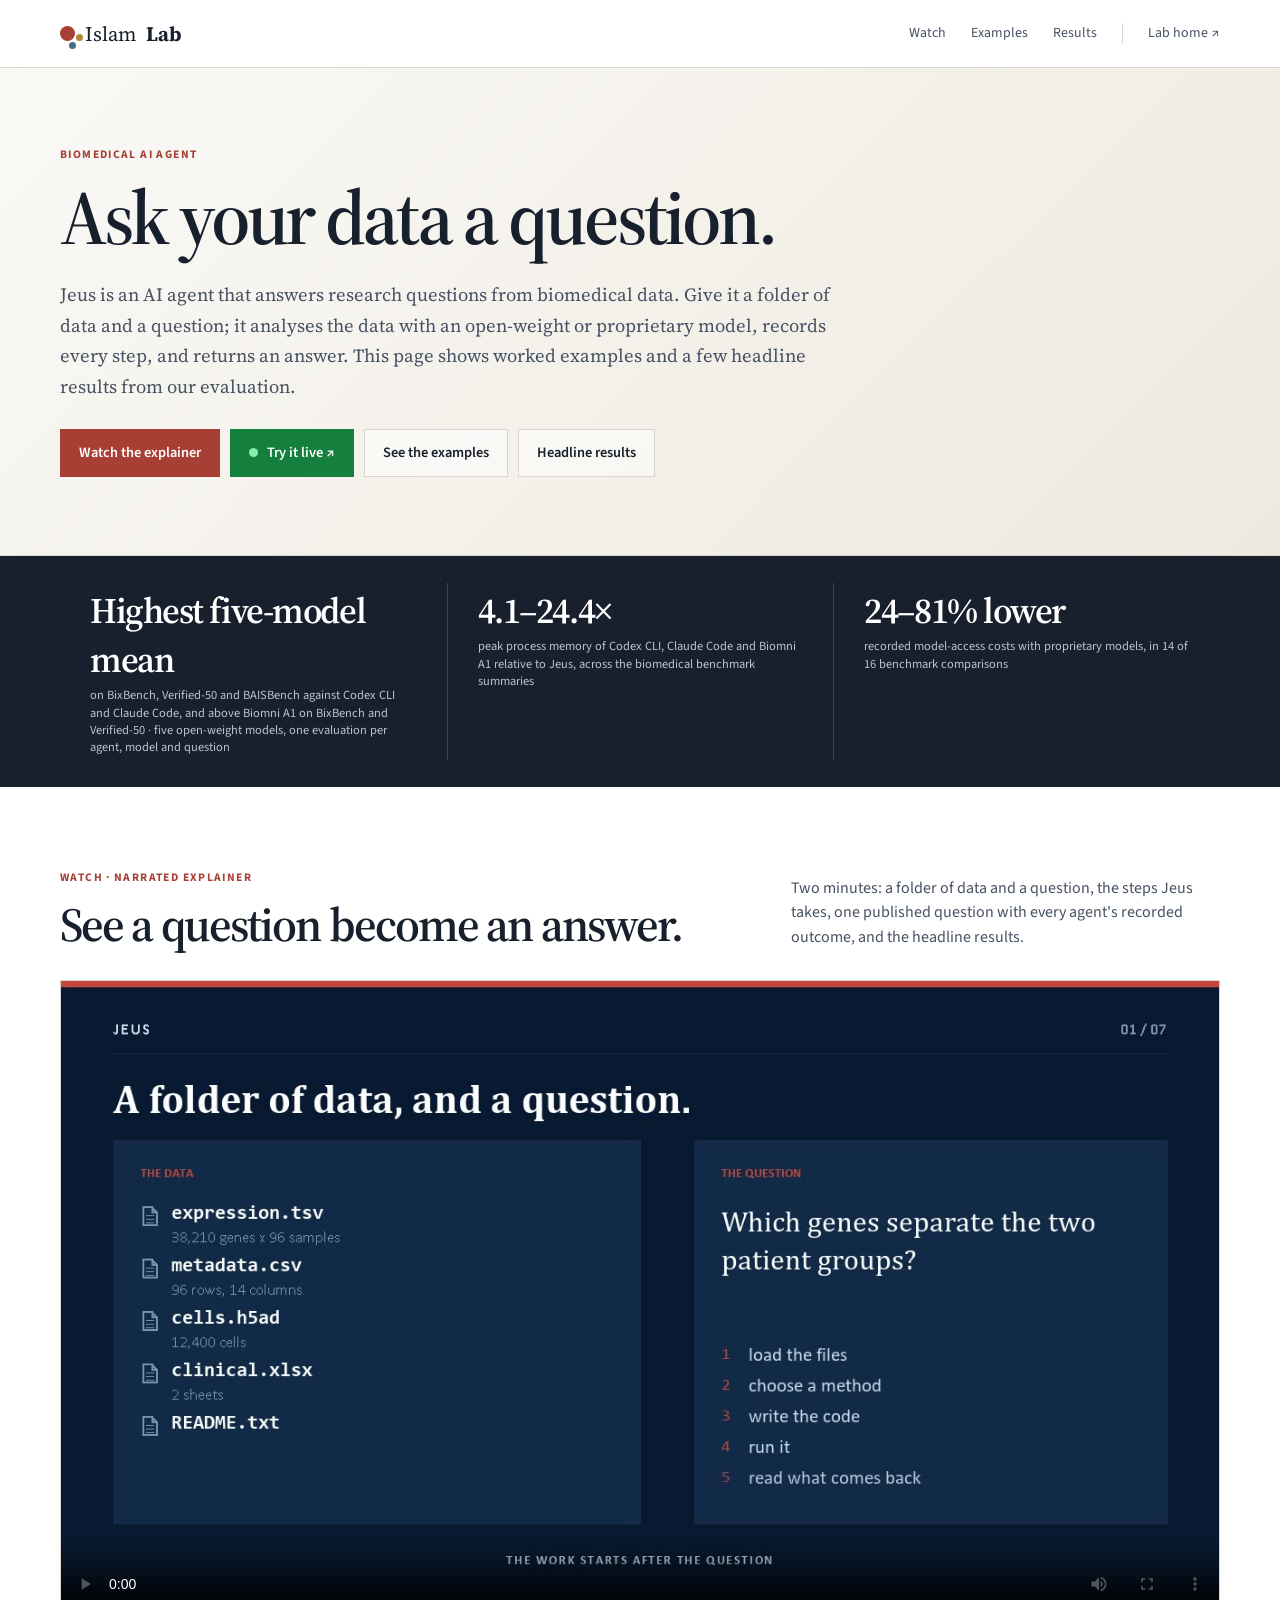
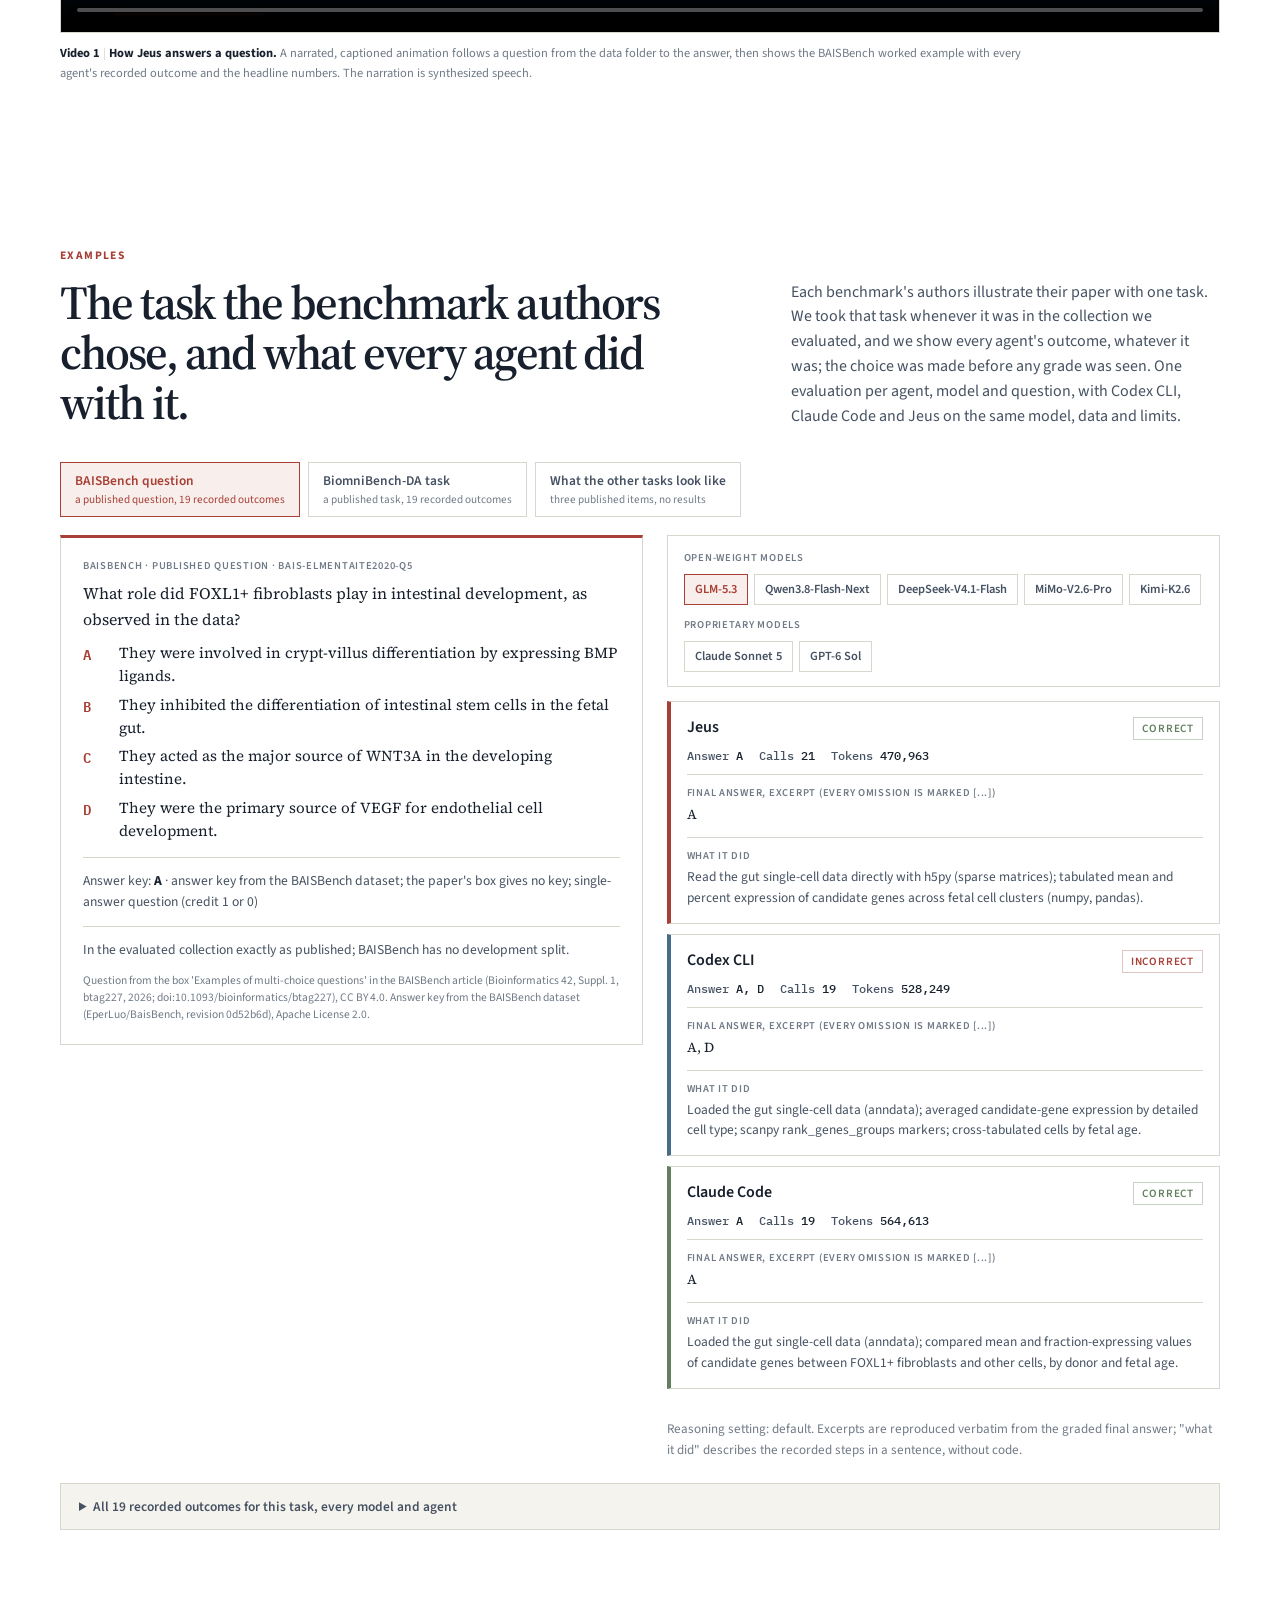
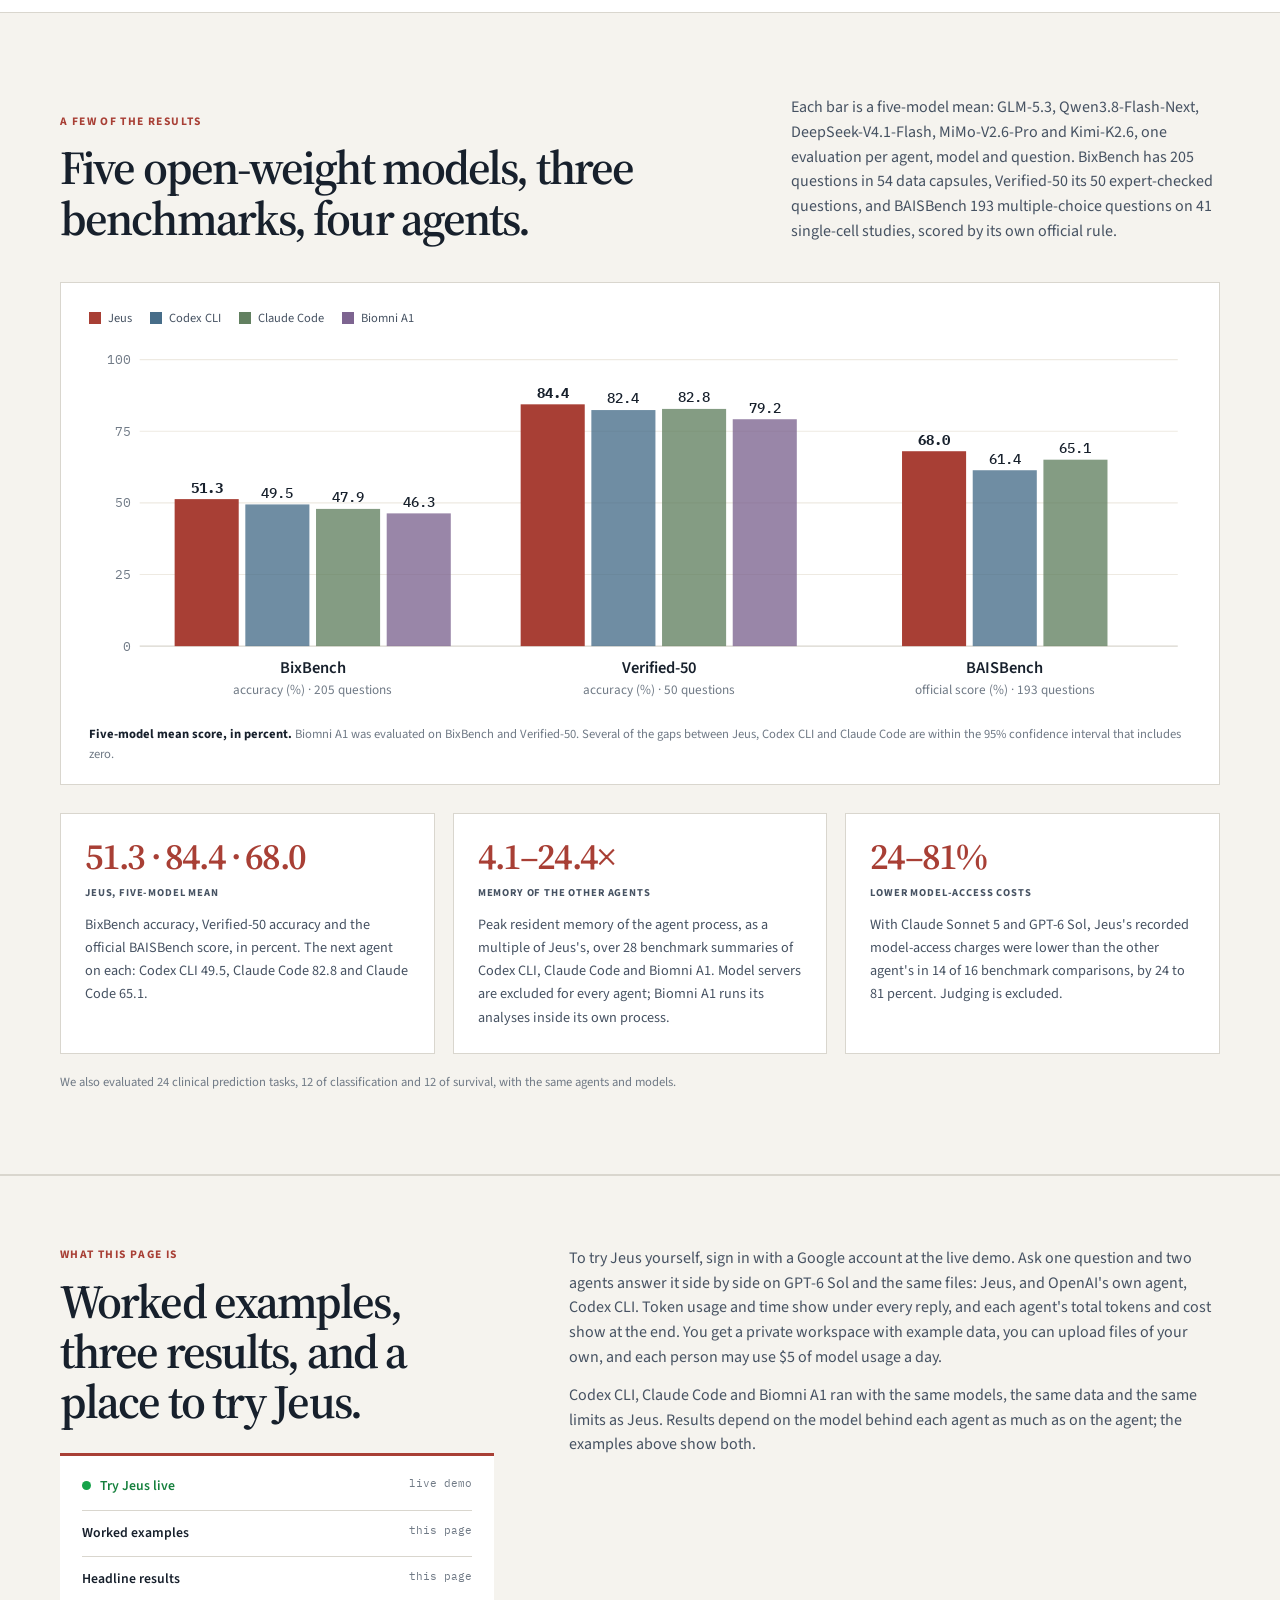
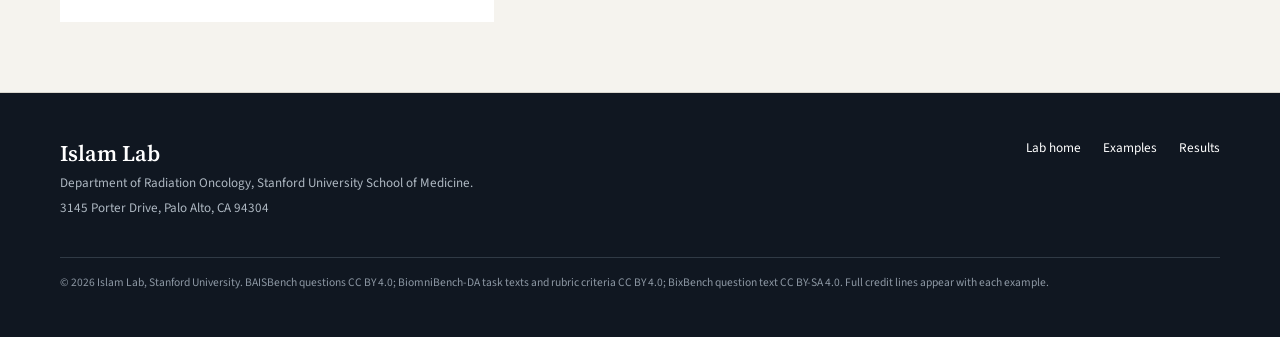
<file: jeus/index.html>
<!doctype html>
<html lang="en">
<head>
<meta charset="utf-8">
<meta name="viewport" content="width=device-width, initial-scale=1">
<title>Jeus &middot; An AI agent for biomedical data analysis</title>
<meta name="description" content="Jeus is an AI agent that answers research questions from biomedical data with open-weight or proprietary models. See worked examples and headline results, and try it live.">
<meta property="og:type" content="website">
<meta property="og:title" content="Jeus &middot; Islam Lab">
<meta property="og:description" content="An AI agent that answers research questions from biomedical data. Worked examples, headline results and a live demo.">
<meta property="og:url" content="https://islamlab.org/jeus/">
<meta property="og:image" content="https://islamlab.org/jeus/assets/og.png">
<meta property="og:image:width" content="1200">
<meta property="og:image:height" content="630">
<meta name="twitter:card" content="summary_large_image">
<meta name="twitter:image" content="https://islamlab.org/jeus/assets/og.png">
<link rel="canonical" href="https://islamlab.org/jeus/">
<link rel="icon" href="data:image/svg+xml,<svg xmlns='http://www.w3.org/2000/svg' viewBox='0 0 32 32'><rect width='32' height='32' rx='8' fill='%231c2436'/><circle cx='10' cy='11' r='2.4' fill='%23f2c94c'/><circle cx='21' cy='14' r='2.4' fill='%23e07a5f'/><circle cx='14' cy='21.5' r='2' fill='%234f7290'/><circle cx='23' cy='23' r='1.8' fill='%237f9d6a'/></svg>">
<link rel="preconnect" href="https://fonts.googleapis.com">
<link rel="preconnect" href="https://fonts.gstatic.com" crossorigin>
<link href="https://fonts.googleapis.com/css2?family=Source+Serif+4:opsz,wght@8..60,400;8..60,600;8..60,700&family=Source+Sans+3:wght@400;500;600;700&family=IBM+Plex+Mono:wght@400;500&display=swap" rel="stylesheet">
<link rel="stylesheet" href="style.css?v=20261110b">
</head>
<body>

<nav class="nav">
  <div class="wrap nav-inner">
    <a class="brand" href="/"><span class="glyph"></span>Islam<b>Lab</b></a>
    <div class="nav-links">
      <a href="#watch">Watch</a>
      <a href="#examples">Examples</a>
      <a href="#results">Results</a>
      <a class="back" href="/">Lab home&nbsp;&#8599;</a>
    </div>
  </div>
</nav>

<header class="hero">
  <div class="wrap">
    <div class="eyebrow">Biomedical AI agent</div>
    <h1>Ask your data a&nbsp;question.</h1>
    <p class="lead">Jeus is an AI agent that answers research questions from biomedical data. Give it a folder of
    data and a question; it analyses the data with an open-weight or proprietary model, records every step, and
    returns an answer. This page shows worked examples and a few headline results from our evaluation.</p>
    <div class="hero-actions">
      <a class="button primary" href="#watch">Watch the explainer</a>
      <a class="button live" href="https://trylivejeus.islamlab.org/">Try it live&nbsp;&#8599;</a>
      <a class="button ghost" href="#examples">See the examples</a>
      <a class="button ghost" href="#results">Headline results</a>
    </div>
  </div>
</header>

<main>
<section class="numbers">
  <div class="wrap number-grid">
    <div><strong>Highest five-model mean</strong><span>on BixBench, Verified-50 and BAISBench against Codex CLI and Claude Code, and above Biomni A1 on BixBench and Verified-50 &middot; five open-weight models, one evaluation per agent, model and question</span></div>
    <div><strong>4.1&ndash;24.4&times;</strong><span>peak process memory of Codex CLI, Claude Code and Biomni A1 relative to Jeus, across the biomedical benchmark summaries</span></div>
    <div><strong>24&ndash;81% lower</strong><span>recorded model-access costs with proprietary models, in 14 of 16 benchmark comparisons</span></div>
  </div>
</section>

<section id="watch" class="watch-section">
  <div class="wrap">
    <div class="section-head">
      <div>
        <div class="eyebrow">Watch &middot; narrated explainer</div>
        <h2>See a question become an answer.</h2>
      </div>
      <p>Two minutes: a folder of data and a question, the steps Jeus takes, one published question with
      every agent's recorded outcome, and the headline results.</p>
    </div>
    <figure class="paper-figure video-figure">
      <div class="media-frame video-frame">
        <video id="jeusExplainerVideo" controls preload="metadata" playsinline
               poster="assets/jeus-explainer-poster.jpg?v=20261111" width="1280" height="720">
          <source src="assets/jeus_explainer.mp4?v=20261111" type="video/mp4">
          <track kind="captions" srclang="en" label="English" src="assets/jeus-explainer-captions.vtt?v=20261111">
          Your browser cannot play this video.
          <a href="assets/jeus_explainer.mp4?v=20261111">Download it instead.</a>
        </video>
        <button class="video-cc-toggle" id="videoCcToggle" type="button" aria-pressed="false"
                aria-label="Turn captions on" title="Turn captions on">
          <span class="video-cc-mark">CC</span><span class="video-cc-state">Off</span>
        </button>
      </div>
      <figcaption><b class="fignum">Video 1</b> <b>How Jeus answers a question.</b> A narrated, captioned
      animation follows a question from the data folder to the answer, then shows the BAISBench worked
      example with every agent's recorded outcome and the headline numbers. The narration is synthesized
      speech.</figcaption>
    </figure>
  </div>
</section>

<section id="examples">
  <div class="wrap">
    <div class="section-head">
      <div>
        <div class="eyebrow">Examples</div>
        <h2>The task the benchmark authors chose, and what every agent did with it.</h2>
      </div>
      <p>Each benchmark's authors illustrate their paper with one task. We took that task whenever it was in the
      collection we evaluated, and we show every agent's outcome, whatever it was; the choice was made before any
      grade was seen. One evaluation per agent, model and question, with Codex CLI, Claude Code and Jeus on the
      same model, data and limits.</p>
    </div>

    <div class="ex-tabs" id="exTabs" role="tablist"></div>
    <div class="ex-panel" id="exPanel"><p class="widget-fail">Loading the examples&hellip;</p></div>
    <noscript><p class="widget-fail">The example browser needs JavaScript.</p></noscript>
  </div>
</section>

<section id="results" class="alt">
  <div class="wrap">
    <div class="section-head">
      <div>
        <div class="eyebrow">A few of the results</div>
        <h2>Five open-weight models, three benchmarks, four agents.</h2>
      </div>
      <p>Each bar is a five-model mean: GLM-5.3, Qwen3.8-Flash-Next, DeepSeek-V4.1-Flash, MiMo-V2.6-Pro and
      Kimi-K2.6, one evaluation per agent, model and question. BixBench has 205 questions in 54 data capsules,
      Verified-50 its 50 expert-checked questions, and BAISBench 193 multiple-choice questions on 41 single-cell
      studies, scored by its own official rule.</p>
    </div>

    <div class="chart" id="chart"><p class="widget-fail">Loading the chart&hellip;</p></div>

    <div class="finds">
      <div class="find"><strong>51.3 &middot; 84.4 &middot; 68.0</strong><span>Jeus, five-model mean</span><p>BixBench accuracy, Verified-50 accuracy and the official BAISBench score, in percent. The next agent on each: Codex CLI 49.5, Claude Code 82.8 and Claude Code 65.1.</p></div>
      <div class="find"><strong>4.1&ndash;24.4&times;</strong><span>Memory of the other agents</span><p>Peak resident memory of the agent process, as a multiple of Jeus's, over 28 benchmark summaries of Codex CLI, Claude Code and Biomni A1. Model servers are excluded for every agent; Biomni A1 runs its analyses inside its own process.</p></div>
      <div class="find"><strong>24&ndash;81%</strong><span>Lower model-access costs</span><p>With Claude Sonnet 5 and GPT-6 Sol, Jeus's recorded model-access charges were lower than the other agent's in 14 of 16 benchmark comparisons, by 24 to 81 percent. Judging is excluded.</p></div>
    </div>
    <p class="chart-cap">We also evaluated 24 clinical prediction tasks, 12 of classification and 12 of
    survival, with the same agents and models.</p>
  </div>
</section>

<section class="limits alt">
  <div class="wrap limits-grid">
    <div>
      <div class="eyebrow">What this page is</div>
      <h2>Worked examples, three results, and a place to try Jeus.</h2>
      <div class="paper-links">
        <a class="live" href="https://trylivejeus.islamlab.org/"><b>Try Jeus live</b> <span>live demo</span></a>
        <a href="#examples">Worked examples <span>this page</span></a>
        <a href="#results">Headline results <span>this page</span></a>
      </div>
    </div>
    <div>
      <p>To try Jeus yourself, sign in with a Google account at the <a href="https://trylivejeus.islamlab.org/">live demo</a>.
      Ask one question and two agents answer it side by side on GPT-6 Sol and the same files: Jeus, and OpenAI's own
      agent, Codex CLI. Token usage and time show under every reply, and each agent's total tokens and cost show at
      the end. You get a private workspace with example data, you can upload files of your own, and each
      person may use $5 of model usage a day.</p>
      <p>Codex CLI, Claude Code and Biomni A1 ran with the same models, the same data and the same limits as Jeus.
      Results depend on the model behind each agent as much as on the agent; the examples above show both.</p>
    </div>
  </div>
</section>
</main>

<footer>
  <div class="wrap footer-grid">
    <div>
      <div class="footer-brand">Islam Lab</div>
      <p>Department of Radiation Oncology, Stanford University School of Medicine.</p>
      <p>3145 Porter Drive, Palo Alto, CA 94304</p>
    </div>
    <div class="footer-links">
      <a href="/">Lab home</a>
      <a href="#examples">Examples</a>
      <a href="#results">Results</a>
    </div>
    <div class="fine">&copy; 2026 Islam Lab, Stanford University. BAISBench questions CC BY 4.0; BiomniBench-DA task texts and rubric criteria CC BY 4.0; BixBench question text CC BY-SA 4.0. Full credit lines appear with each example.</div>
  </div>
</footer>

<script src="assets/examples.js?v=20261110"></script>
<script src="assets/results.js?v=20261110"></script>
<script src="interactive.js?v=20261110"></script>
</body>
</html>
</file>
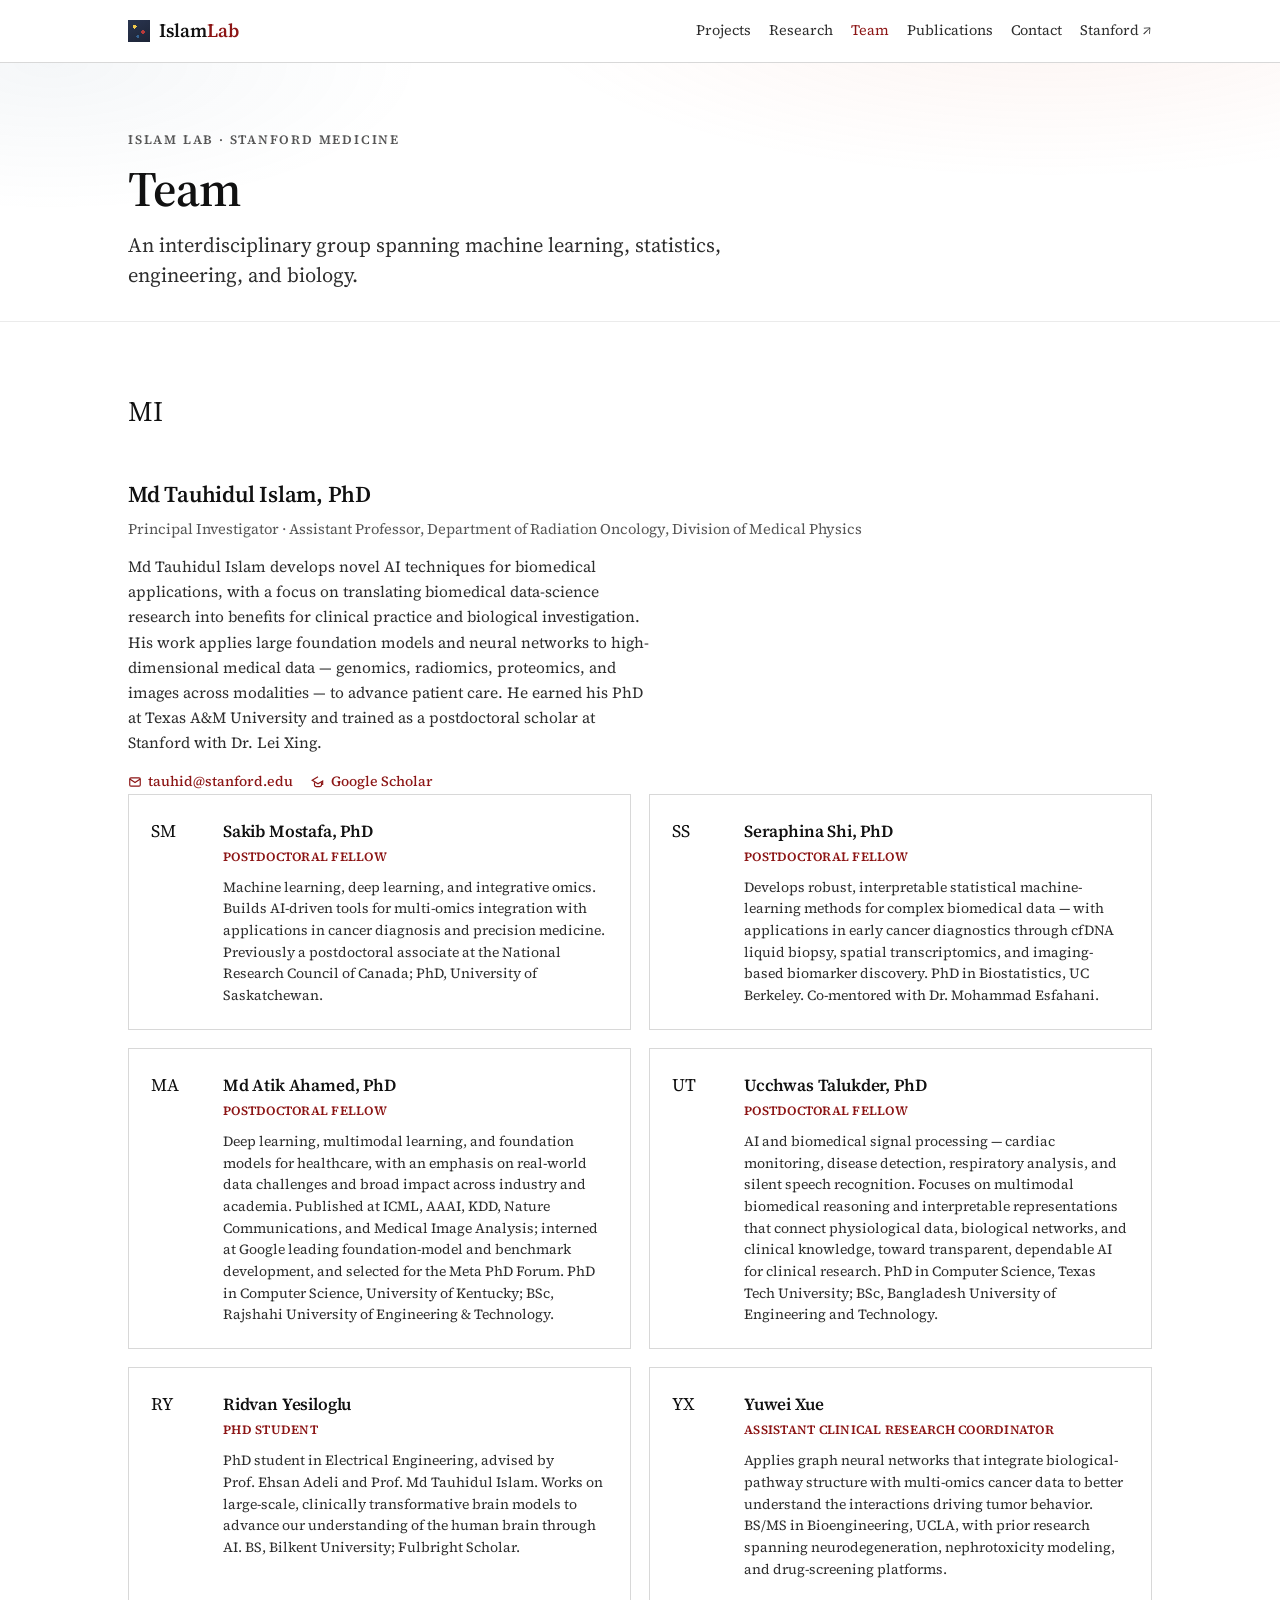
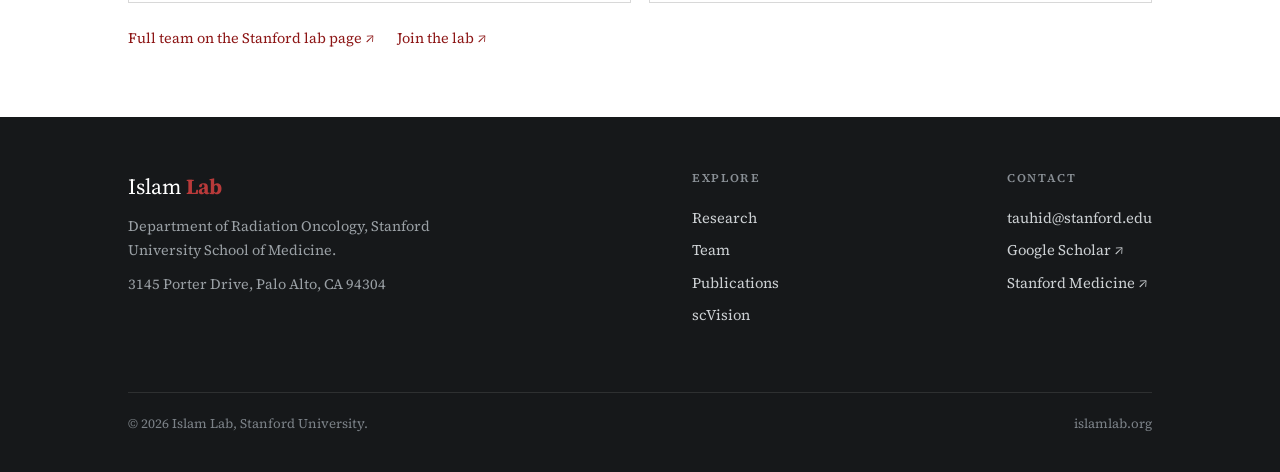
<file: team/index.html>
<!doctype html>
<html lang="en">
<head>
<meta charset="utf-8">
<meta name="viewport" content="width=device-width, initial-scale=1">
<title>Team · Islam Lab</title>
<meta name="description" content="The Islam Lab team at Stanford University School of Medicine — principal investigator Md Tauhidul Islam, postdoctoral fellows, students, and staff working at the intersection of AI, statistics, and cancer research.">
<meta property="og:type" content="website">
<meta property="og:title" content="Team · Islam Lab">
<meta property="og:description" content="The people of the Islam Lab at Stanford University School of Medicine.">
<meta property="og:image" content="https://islamlab.org/scvision/assets/fig1.png">
<meta property="og:url" content="https://islamlab.org/team/">
<link rel="canonical" href="https://islamlab.org/team/">
<link rel="icon" href="data:image/svg+xml,<svg xmlns='http://www.w3.org/2000/svg' viewBox='0 0 32 32'><rect width='32' height='32' rx='8' fill='%231c2436'/><circle cx='10' cy='11' r='2.4' fill='%23f2c94c'/><circle cx='21' cy='14' r='2.4' fill='%23e07a5f'/><circle cx='14' cy='21.5' r='2' fill='%234f7290'/><circle cx='23' cy='23' r='1.8' fill='%237f9d6a'/></svg>">
<link rel="preconnect" href="https://fonts.googleapis.com">
<link rel="preconnect" href="https://fonts.gstatic.com" crossorigin>
<link href="https://fonts.googleapis.com/css2?family=Source+Serif+4:opsz,wght@8..60,400;8..60,600;8..60,700&family=Source+Sans+3:wght@400;600;700&display=swap" rel="stylesheet">
<link rel="stylesheet" href="../lab.css">
</head>
<body>

<nav class="nav">
  <div class="wrap">
    <a class="brand" href="/"><span class="glyph"></span>Islam<b>Lab</b></a>
    <div class="nav-links">
      <a href="/#projects">Projects</a>
      <a href="/#research">Research</a>
      <a href="/team/" class="active">Team</a>
      <a href="/publications/">Publications</a>
      <a href="/#contact">Contact</a>
      <a class="ext" href="https://med.stanford.edu/islam-lab.html" target="_blank" rel="noopener">Stanford&nbsp;&#8599;</a>
    </div>
  </div>
</nav>

<header class="pagehead">
  <div class="wrap">
    <div class="kicker">Islam Lab &middot; Stanford Medicine</div>
    <h1>Team</h1>
    <p>An interdisciplinary group spanning machine learning, statistics, engineering, and biology.</p>
  </div>
</header>

<section>
  <div class="wrap">
    <div class="pi">
      <div class="avatar a-slate">MI</div>
      <div>
        <h3>Md Tauhidul Islam, PhD</h3>
        <div class="role">Principal Investigator &middot; Assistant Professor, Department of Radiation Oncology, Division of Medical Physics</div>
        <p>Md Tauhidul Islam develops novel AI techniques for biomedical applications, with a focus on translating biomedical data-science research into benefits for clinical practice and biological investigation. His work applies large foundation models and neural networks to high-dimensional medical data &mdash; genomics, radiomics, proteomics, and images across modalities &mdash; to advance patient care. He earned his PhD at Texas A&amp;M University and trained as a postdoctoral scholar at Stanford with Dr.&nbsp;Lei Xing.</p>
        <div class="links">
          <a href="mailto:tauhid@stanford.edu"><svg viewBox="0 0 24 24" fill="none" stroke="currentColor" stroke-width="2"><rect x="3" y="5" width="18" height="14" rx="2"/><path d="M3 7l9 6 9-6"/></svg>tauhid@stanford.edu</a>
          <a href="https://scholar.google.com/citations?user=32UZde4AAAAJ&amp;hl=en" target="_blank" rel="noopener"><svg viewBox="0 0 24 24" fill="none" stroke="currentColor" stroke-width="2"><path d="M12 3L2 9l10 6 8-4.8V17"/><path d="M6 12.5V17c0 1.7 2.7 3 6 3s6-1.3 6-3v-4.5"/></svg>Google Scholar</a>
        </div>
      </div>
    </div>

    <div class="people">
      <div class="person">
        <div class="avatar a-blue">SM</div>
        <div>
          <h4>Sakib Mostafa, PhD</h4>
          <div class="role">Postdoctoral Fellow</div>
          <p>Machine learning, deep learning, and integrative omics. Builds AI-driven tools for multi-omics integration with applications in cancer diagnosis and precision medicine. Previously a postdoctoral associate at the National Research Council of Canada; PhD, University of Saskatchewan.</p>
        </div>
      </div>
      <div class="person">
        <div class="avatar a-green">SS</div>
        <div>
          <h4>Seraphina Shi, PhD</h4>
          <div class="role">Postdoctoral Fellow</div>
          <p>Develops robust, interpretable statistical machine-learning methods for complex biomedical data &mdash; with applications in early cancer diagnostics through cfDNA liquid biopsy, spatial transcriptomics, and imaging-based biomarker discovery. PhD in Biostatistics, UC Berkeley. Co-mentored with Dr.&nbsp;Mohammad Esfahani.</p>
        </div>
      </div>
      <div class="person">
        <div class="avatar a-plum">MA</div>
        <div>
          <h4>Md Atik Ahamed, PhD</h4>
          <div class="role">Postdoctoral Fellow</div>
          <p>Deep learning, multimodal learning, and foundation models for healthcare, with an emphasis on real-world data challenges and broad impact across industry and academia. Published at ICML, AAAI, KDD, Nature Communications, and Medical Image Analysis; interned at Google leading foundation-model and benchmark development, and selected for the Meta PhD Forum. PhD in Computer Science, University of Kentucky; BSc, Rajshahi University of Engineering &amp; Technology.</p>
        </div>
      </div>
      <div class="person">
        <div class="avatar a-teal">UT</div>
        <div>
          <h4>Ucchwas Talukder, PhD</h4>
          <div class="role">Postdoctoral Fellow</div>
          <p>AI and biomedical signal processing &mdash; cardiac monitoring, disease detection, respiratory analysis, and silent speech recognition. Focuses on multimodal biomedical reasoning and interpretable representations that connect physiological data, biological networks, and clinical knowledge, toward transparent, dependable AI for clinical research. PhD in Computer Science, Texas Tech University; BSc, Bangladesh University of Engineering and Technology.</p>
        </div>
      </div>
      <div class="person">
        <div class="avatar a-coral">RY</div>
        <div>
          <h4>Ridvan Yesiloglu</h4>
          <div class="role">PhD Student</div>
          <p>PhD student in Electrical Engineering, advised by Prof.&nbsp;Ehsan Adeli and Prof.&nbsp;Md Tauhidul Islam. Works on large-scale, clinically transformative brain models to advance our understanding of the human brain through AI. BS, Bilkent University; Fulbright Scholar.</p>
        </div>
      </div>
      <div class="person">
        <div class="avatar a-gold">YX</div>
        <div>
          <h4>Yuwei Xue</h4>
          <div class="role">Assistant Clinical Research Coordinator</div>
          <p>Applies graph neural networks that integrate biological-pathway structure with multi-omics cancer data to better understand the interactions driving tumor behavior. BS/MS in Bioengineering, UCLA, with prior research spanning neurodegeneration, nephrotoxicity modeling, and drug-screening platforms.</p>
        </div>
      </div>
    </div>

    <div class="teamfoot">
      <a href="https://med.stanford.edu/islam-lab/team.html" target="_blank" rel="noopener">Full team on the Stanford lab page &#8599;</a>
      <a href="https://med.stanford.edu/islam-lab/contact.html" target="_blank" rel="noopener">Join the lab &#8599;</a>
    </div>
  </div>
</section>

<footer>
  <div class="wrap">
    <div class="lab">
      <div class="b">Islam <b>Lab</b></div>
      <p>Department of Radiation Oncology, Stanford University School of Medicine.</p>
      <p>3145 Porter Drive, Palo Alto, CA 94304</p>
    </div>
    <div class="col">
      <h4>Explore</h4>
      <a href="/#research">Research</a>
      <a href="/team/">Team</a>
      <a href="/publications/">Publications</a>
      <a href="/scvision/">scVision</a>
    </div>
    <div class="col">
      <h4>Contact</h4>
      <a href="mailto:tauhid@stanford.edu">tauhid@stanford.edu</a>
      <a href="https://scholar.google.com/citations?user=32UZde4AAAAJ&amp;hl=en" target="_blank" rel="noopener">Google Scholar &#8599;</a>
      <a href="https://med.stanford.edu/islam-lab.html" target="_blank" rel="noopener">Stanford Medicine &#8599;</a>
    </div>
    <div class="fine">
      <span>&copy; 2026 Islam Lab, Stanford University.</span>
      <span>islamlab.org</span>
    </div>
  </div>
</footer>

</body>
</html>
</file>
<file: bioglyph/style.css>
/* BioGlyph project page.
   Design tokens, nav, hero, numbers strip, section rhythm, paper block and footer are the lab's
   shared vocabulary, copied from dynomap/style.css so the chrome matches the other projects.
   Everything below "BioGlyph-specific" is new and used on this page only. */

:root{--ink:#17202c;--soft:#465262;--muted:#707a86;--paper:#fff;--warm:#f5f3ee;--line:#d9d6ce;--accent:#a83f35;--accent-dark:#7d2d27;--blue:#476d89;--gold:#b38536;--green:#628060;--serif:"Source Serif 4",Georgia,serif;--sans:"Source Sans 3",Arial,sans-serif;--mono:"IBM Plex Mono",monospace}
*{box-sizing:border-box}
html{scroll-behavior:smooth}
body{margin:0;color:var(--ink);background:var(--paper);font:16px/1.55 var(--sans)}
a{color:inherit;text-decoration:none}
.wrap{width:min(1160px,calc(100% - 44px));margin:0 auto}

.nav{height:68px;border-bottom:1px solid var(--line);background:rgba(255,255,255,.95);position:sticky;top:0;z-index:20;backdrop-filter:blur(10px)}
.nav-inner{height:100%;display:flex;justify-content:space-between;align-items:center}
.brand{display:flex;gap:10px;align-items:center;font:1.28rem var(--serif)}
.glyph{width:15px;height:15px;border-radius:50%;background:var(--accent);box-shadow:12px 4px 0 -4px var(--gold),5px 12px 0 -4px var(--blue)}
.nav-links{display:flex;gap:25px;align-items:center;font-size:.87rem;color:var(--soft)}
.nav-links a:hover{color:var(--accent)}
.nav-links .back{border-left:1px solid var(--line);padding-left:25px}

.hero{padding:78px 0;background:linear-gradient(135deg,#faf9f6,#eee9df);border-bottom:1px solid var(--line)}
.eyebrow{text-transform:uppercase;letter-spacing:.12em;color:var(--accent);font-size:.72rem;font-weight:700;margin-bottom:13px}
.eyebrow.light{color:#e4a89f}
.hero h1,h2{font-family:var(--serif);font-weight:600;letter-spacing:-.04em;line-height:1.06;margin:0}
.hero h1{font-size:clamp(3.1rem,6vw,5.4rem)}
.paper-title{font:600 1.3rem/1.35 var(--serif);color:var(--ink);max-width:840px;margin:26px 0 0}
.hero .lead{margin:18px 0 0}
.author-line{font:400 .86rem/1.5 var(--sans);color:var(--muted);max-width:900px;margin:14px 0 0}
.hero-actions{display:flex;gap:10px;flex-wrap:wrap;margin-top:26px}
.button{display:inline-block;padding:12px 18px;font-weight:600;font-size:.9rem;border:1px solid var(--line);cursor:pointer}
.button.primary{background:var(--accent);border-color:var(--accent);color:#fff}
.button.primary:hover{background:var(--accent-dark)}
.button.ghost{background:rgba(255,255,255,.55)}
.light-button{margin-top:10px;background:#fff;color:var(--ink);border-color:#fff}

.numbers{background:var(--ink);color:#fff;padding:27px 0}
.number-grid{display:grid;grid-template-columns:repeat(3,1fr)}
.number-grid>div{padding:3px 30px;border-left:1px solid #3b4652}
.number-grid>div:first-child{border-left:none}
.number-grid strong{display:block;font:600 2.25rem var(--serif);letter-spacing:-.04em}
.number-grid span{display:block;color:#bbc3cc;font-size:.78rem;line-height:1.4;margin-top:3px}

section{padding:82px 0}
h2{font-size:clamp(2.1rem,3.7vw,3.5rem);max-width:880px}
.lead{font:1.16rem/1.65 var(--serif);color:var(--soft);max-width:800px}
.alt{background:var(--warm);border-top:1px solid var(--line);border-bottom:1px solid var(--line)}
.section-head{display:grid;grid-template-columns:1fr .65fr;gap:70px;align-items:end}
.section-head>p{color:var(--soft);margin:0}
.steps{display:grid;grid-template-columns:repeat(3,1fr);gap:18px;margin-top:38px}
.steps article{border-top:2px solid var(--ink);padding:22px 5px 0}
.steps article>span{font:500 .72rem var(--mono);color:var(--accent)}
.steps h3{font:600 1.25rem var(--serif);margin:10px 0 7px}
.steps p{color:var(--soft);font-size:.91rem;line-height:1.6}

.limits{padding:70px 0}
.limits-grid{display:grid;grid-template-columns:.8fr 1.2fr;gap:75px}
.limits p{color:var(--soft);margin:0 0 13px}
.cta-section{background:var(--ink);color:#fff}
.cta-grid{display:grid;grid-template-columns:minmax(0,860px);justify-content:center;text-align:center}
.cta-section h2{font-size:clamp(2.3rem,4.2vw,4rem)}
.cta-section p{color:#c2c9d0;max-width:650px;margin-left:auto;margin-right:auto}
.cta-fine{font-size:.82rem;color:#8f9aa6!important;margin-top:16px}

/* ---- live query, on the open read-only route -------------------------------
   Hidden until that route answers, so the page keeps working as a static page when the GPU is
   down or the route is not deployed -- the same guard scvision uses for its live button. */
.live{margin-top:34px;border:1px solid #2c3646;border-radius:2px;background:#1d2634;padding:22px 24px;text-align:left;max-width:860px;margin-left:auto;margin-right:auto}
.live-head{display:flex;align-items:center;gap:9px;font:500 .74rem var(--mono);color:#8f9aa6;letter-spacing:.06em;text-transform:uppercase;margin-bottom:16px}
.live-dot{width:7px;height:7px;border-radius:50%;background:#7fb069;box-shadow:0 0 0 3px rgba(127,176,105,.2)}
.live-label{display:block;font:600 .74rem var(--sans);text-transform:uppercase;letter-spacing:.07em;color:#8f9aa6;margin-bottom:6px}
.live select{width:100%;font:inherit;font-size:.92rem;padding:9px 11px;border:1px solid #2c3646;background:#141c28;color:#e8ecf1;border-radius:2px}
.live-arms{display:flex;margin-top:12px;border:1px solid #2c3646;border-radius:2px;overflow:hidden}
.live-arm{flex:1;font:inherit;font-size:.85rem;padding:9px 8px;border:0;border-right:1px solid #2c3646;background:#141c28;color:#8f9aa6;cursor:pointer}
.live-arm:last-child{border-right:0}
.live-arm.on{background:#2a3446;color:#fff;font-weight:600;box-shadow:inset 0 -2px 0 var(--accent)}
.live-row{display:flex;gap:10px;margin-top:12px}
.live-row input{flex:1;font:inherit;font-size:.95rem;padding:9px 12px;border:1px solid #2c3646;background:#141c28;color:#e8ecf1;border-radius:2px}
.live-row input::placeholder{color:#6b7684}
.live-row .button{cursor:pointer;margin-top:0}
.live-row .button[disabled]{opacity:.5;cursor:progress}
.live-ex{display:flex;flex-wrap:wrap;gap:7px;margin-top:11px}
.live-ex button{font:inherit;font-size:.74rem;padding:5px 11px;border:1px solid #2c3646;border-radius:999px;background:transparent;color:#8f9aa6;cursor:pointer;text-align:left}
.live-ex button:hover{border-color:var(--accent);color:#e8b4ac}
.live-out{margin-top:16px;padding:14px 16px;border-left:3px solid #2c3646;background:#141c28;font-size:.88rem;line-height:1.6;color:#c2c9d0!important}
.live-out.busy{color:#8f9aa6!important}
.live-out.good{border-left-color:#7fb069}
.live-out.bad{border-left-color:var(--accent)}
.live-out code{font:.85em var(--mono);background:#0f151e;padding:1px 5px}
.live-pair{display:grid;grid-template-columns:minmax(0,1.6fr) minmax(0,1fr);gap:16px}
.live-pair small{display:block;font:600 .64rem var(--sans);text-transform:uppercase;letter-spacing:.07em;color:#6b7684;margin-bottom:5px}
.live-pair p{margin:0;color:#dbe2e9!important;max-width:none}
.live-pair b{font:600 1.15rem var(--mono);color:#9fd18a}
.live-meta{margin:12px 0 0!important;font:400 .72rem var(--mono);color:#6b7684!important;max-width:none}
@media(max-width:620px){.live-pair{grid-template-columns:1fr}}

.paper-grid{display:grid;grid-template-columns:minmax(0,1.5fr) minmax(280px,.5fr);gap:70px;align-items:start}
.abstract-copy{color:var(--soft);font:1rem/1.7 var(--serif)}
.paper-links{border-top:3px solid var(--accent);background:var(--warm);padding:24px}
.paper-links h3{font:600 1.35rem var(--serif);margin:0 0 14px}
.paper-links>a{display:flex;justify-content:space-between;gap:14px;padding:12px 0;border-top:1px solid var(--line);font-weight:600;font-size:.86rem}
.paper-links>a span{font:400 .7rem var(--mono);color:var(--muted)}
.paper-links>p{font-size:.76rem;color:var(--muted);line-height:1.55;margin:18px 0 0}
.status-note{border-top:1px solid var(--line);padding:14px 0 0;margin:6px 0 0;font-size:.8rem;color:var(--soft);line-height:1.5}
.citation-grid{display:grid;grid-template-columns:.55fr 1.45fr;gap:42px;margin-top:58px;border-top:1px solid var(--line);padding-top:42px}
.citation-grid h2{font-size:2rem}
.citation-grid pre{margin:0;background:var(--ink);color:#eaf0f5;padding:24px;overflow:auto;font:400 .74rem/1.65 var(--mono);white-space:pre-wrap}
.citation-grid .button{margin-top:18px}
.authors-section{margin-top:48px}
.author-grid{display:grid;grid-template-columns:repeat(4,1fr);gap:12px}
.author-grid span{border:1px solid var(--line);padding:16px;font-size:.77rem;color:var(--muted);min-width:0}
.author-grid b{display:block;font:600 1rem var(--serif);color:var(--ink);margin-bottom:4px}

footer{background:#101721;color:#fff;padding:45px 0}
.footer-grid{display:grid;grid-template-columns:1fr auto;gap:25px}
.footer-brand{font:600 1.4rem var(--serif)}
footer p{color:#aeb8c2;font-size:.82rem;margin:4px 0}
.footer-links{display:flex;gap:22px;font-size:.83rem}
.fine{grid-column:1/-1;border-top:1px solid #303a45;padding-top:16px;margin-top:10px;color:#8d98a4;font-size:.72rem}

/* Explainer video. Frame, caption control and poster handling follow dynomap/style.css so the
   two projects' video sections look like siblings. The CC button exists because browsers bury the
   caption menu, and a narrated figure with no visible caption control is not accessible. */
.watch-section .section-head{margin-bottom:30px}
.video-figure{max-width:1160px}
.paper-figure{margin:0}
.media-frame{background:#111318;border:1px solid var(--line);padding:0;line-height:0;overflow:hidden}
.media-frame video{display:block;width:100%;height:auto}
.paper-figure figcaption{font-size:.78rem;line-height:1.55;color:var(--muted);margin-top:11px;max-width:1000px}
.paper-figure figcaption b{color:var(--ink)}
.video-frame{position:relative}
.video-cc-toggle{position:absolute;right:14px;bottom:70px;z-index:3;display:inline-grid;place-items:center;width:38px;height:32px;padding:0;border:1px solid rgba(255,255,255,.45);border-radius:3px;background:rgba(16,23,33,.82);color:#fff;font:600 .72rem/1 var(--sans);cursor:pointer;backdrop-filter:blur(7px);opacity:0;pointer-events:none;transform:translateY(4px);transition:opacity .16s ease,transform .16s ease,background-color .16s ease}
.video-frame:hover .video-cc-toggle,.video-frame:focus-within .video-cc-toggle{opacity:1;pointer-events:auto;transform:translateY(0)}
.video-cc-toggle:hover,.video-cc-toggle:focus-visible{background:rgba(16,23,33,.96);border-color:#fff}
.video-cc-toggle:focus-visible{outline:3px solid rgba(255,255,255,.72);outline-offset:2px}
.video-cc-toggle[aria-pressed="true"]{background:var(--accent);border-color:var(--accent)}
.video-cc-mark{display:inline-grid;place-items:center;min-width:24px;height:17px;border:1px solid currentColor;border-radius:2px;font:700 .62rem/1 var(--sans);letter-spacing:.02em}
.video-cc-state{position:absolute;width:1px;height:1px;padding:0;margin:-1px;overflow:hidden;clip:rect(0,0,0,0);white-space:nowrap;border:0}
@media(hover:none),(pointer:coarse){.video-cc-toggle{opacity:1;pointer-events:auto;transform:none}}
@media(max-width:620px){.video-cc-toggle{right:9px;bottom:64px;width:36px;height:30px}}

/* ---------------------------------------------------- BioGlyph-specific --- */

/* The same region in two renderings, side by side. This is the paper's comparison, so it is the
   first thing on the page after the numbers strip. Both panes hold real compiler output. */
.render-pair{display:grid;grid-template-columns:1fr 1fr;gap:18px;margin-top:38px}
.render{border:1px solid var(--line);background:#fff;min-width:0;display:flex;flex-direction:column}
.render.win{border-top:3px solid var(--accent)}
.render.lose{border-top:3px solid var(--blue)}
.render-head{padding:17px 20px 15px;border-bottom:1px solid var(--line)}
.render-head b{display:block;font:600 1.18rem var(--serif)}
.render-head span{display:block;font-size:.78rem;color:var(--muted);margin-top:4px;line-height:1.45}
.render-head span b{color:var(--ink);font-weight:600}
.render pre{margin:0;padding:18px 20px;font:400 .7rem/1.66 var(--mono);white-space:pre-wrap;overflow-wrap:anywhere;color:var(--soft);flex:1}
.render pre mark{background:#f6e9e6;color:var(--ink);padding:1px 0}
.render pre .rolename{color:var(--accent);font-weight:500}
.render-foot{border-top:1px solid var(--line);background:var(--warm);padding:12px 20px;font:500 .7rem var(--mono);color:var(--muted);display:flex;justify-content:space-between;gap:12px;flex-wrap:wrap}
.render-note{margin:20px 0 0;font-size:.84rem;color:var(--muted);line-height:1.6;max-width:900px}

/* Role vocabulary. Each token is a fixed rule, so each chip states the rule, not a vibe. */
.roles{display:grid;grid-template-columns:repeat(3,1fr);gap:14px;margin-top:36px}
.role{border:1px solid var(--line);background:#fff;padding:18px 19px}
.role b{display:block;font:500 .78rem var(--mono);color:var(--accent);letter-spacing:.01em}
.role p{margin:9px 0 0;font-size:.85rem;line-height:1.58;color:var(--soft)}
.role em{color:var(--ink);font-style:normal;font-weight:600}

/* scVision's journal figure numbering, so a caption reads as the paper's companion. */
.fignum{color:var(--accent);font-weight:700}
.fignum::after{content:" |";color:var(--line);font-weight:400}

/* One axis, one series, sorted, direct labels: accuracy by what the model was shown. */
.chart{margin-top:38px;border:1px solid var(--line);background:#fff;padding:26px 28px 20px}
/* The blind floor drawn across every row. The paper treats 50.7% as the number any representation
   has to beat, and one rendering falls under it -- which is invisible if the floor is just another
   bar. Drawn over the fill so it still reads on the rows that pass it. */
.chart-cap{margin:18px 0 0;font-size:.79rem;line-height:1.6;color:var(--muted)}
.chart-cap b{color:var(--ink)}

/* Two hues around a neutral midpoint: enrichment is a polarity, so it diverges from OR = 1. */
.enrich{margin-top:36px;border:1px solid var(--line);background:#fff;padding:26px 28px 18px}
.enrich-row{display:grid;grid-template-columns:minmax(120px,215px) minmax(0,1fr) 120px;gap:14px;align-items:center;padding:7px 0}
.enrich-row .k{font:500 .72rem var(--mono);color:var(--soft);text-align:right}
.enrich-row .track{position:relative;height:16px;background:linear-gradient(90deg,#f2eee6 0 calc(50% - 1px),#c9c3b8 calc(50% - 1px) calc(50% + 1px),#f2eee6 calc(50% + 1px) 100%)}
.enrich-row .track i{position:absolute;top:2px;bottom:2px;left:var(--l);width:var(--w);background:var(--accent)}
.enrich-row.dep .track i{background:var(--blue)}
/* Fig. 3e greys the roles whose essentiality rate is not clearly apart from the background, so
   colouring them like the significant ones would overstate the result. */
.enrich-row.ns .track i{background:#b9b3a7}
.enrich-row .v{font:500 .76rem var(--mono);color:var(--ink);font-variant-numeric:tabular-nums}
.enrich-legend{display:flex;gap:20px;margin-top:14px;border-top:1px solid var(--line);padding-top:12px;font-size:.75rem;color:var(--muted);flex-wrap:wrap}
.enrich-legend span{display:flex;align-items:center;gap:7px}
.enrich-legend i{width:11px;height:11px;display:block}
.enrich-legend i.up{background:var(--accent)}
.enrich-legend i.down{background:var(--blue)}
.enrich-legend i.ns{background:#b9b3a7}

/* ---- region explorer -------------------------------------------------------
   Interactive widgets follow scvision's contract: JSON in, inline SVG out, and a visible failure
   message rather than an empty box if the fetch fails. */
.rx{min-width:0}
.rx-figure{min-width:0}
.rx-loading,.widget-fail{color:var(--muted);font-size:.9rem;padding:26px 0;margin:0}
.rx-picker{display:flex;gap:8px;flex-wrap:wrap;margin-top:34px}
.rx-picker button{border:1px solid var(--line);background:#fff;color:var(--soft);padding:10px 14px;font:600 .84rem var(--sans);cursor:pointer;text-align:left;line-height:1.2}
.rx-picker button small{display:block;font-weight:400;font-size:.7rem;color:var(--muted);margin-top:3px}
.rx-picker button:hover{border-color:var(--accent);color:var(--accent)}
.rx-picker button.on{border-color:var(--accent);background:#f8eeeb;color:var(--accent)}
.rx-picker button.on small{color:var(--accent)}
.rx-grid{display:grid;grid-template-columns:minmax(0,1.15fr) minmax(300px,.85fr);gap:24px;margin-top:18px;align-items:start}
.rx-canvas{border:1px solid var(--line);background:#fff;min-width:0}
.rx-canvas svg{display:block;width:100%;height:auto}
.rx-controls{display:flex;gap:16px;align-items:center;flex-wrap:wrap;margin-top:14px}
.rx-controls .button{cursor:pointer}
.rx-legend{display:flex;gap:15px;font-size:.76rem;color:var(--muted);flex-wrap:wrap}
.rx-legend span{display:flex;align-items:center;gap:6px}
.rx-legend i{width:10px;height:10px;display:block;border-radius:50%}
.sw-blue{background:var(--blue)}
.sw-accent{background:var(--accent)}
.rx-state{margin:12px 0 0;font-size:.86rem;color:var(--soft);line-height:1.55}
.rx-side{min-width:0;display:grid;gap:18px}
.rx-q{border-top:3px solid var(--accent);background:#fff;padding:18px 20px}
.rx-q p{margin:8px 0 0;font:1rem/1.5 var(--serif);color:var(--ink)}
.rx-answers{display:grid;grid-template-columns:1fr 1fr;gap:12px}
.rx-answers>div{border:1px solid var(--line);background:#fff;padding:14px 16px}
.rx-answers small{display:block;font-size:.68rem;text-transform:uppercase;letter-spacing:.07em;color:var(--muted)}
.rx-answers b{display:block;font:600 1.2rem var(--mono);margin-top:6px;color:var(--ink)}
.rx-answers .ok{border-left:3px solid var(--green)}
.rx-answers .bad{border-left:3px solid var(--accent)}
.rx-arms{border:1px solid var(--line);background:#fff;padding:16px 18px 14px}
.arm-row{display:grid;grid-template-columns:minmax(0,1fr) 96px 62px 74px;gap:10px;align-items:center;width:100%;border:0;border-top:1px solid var(--line);background:none;padding:9px 0;cursor:pointer;text-align:left;font:inherit}
.rx-arms .arm-row:first-of-type{border-top:0}
.arm-row:hover .arm-name{color:var(--accent)}
.arm-row.on .arm-name{color:var(--accent);font-weight:700}
.arm-name{font-size:.82rem;color:var(--soft);font-weight:600;min-width:0;overflow-wrap:anywhere}
.arm-meter{height:9px;background:#eeeae2;display:block;position:relative}
.arm-meter i{display:block;height:100%}
.arm-tok{font:500 .74rem var(--mono);color:var(--ink);text-align:right;font-variant-numeric:tabular-nums}
.arm-verdict{font:500 .68rem var(--mono);text-align:right}
.arm-verdict.yes{color:var(--green)}
.arm-verdict.no{color:var(--accent)}
.arm-verdict.never{color:var(--muted)}
.rx-context{margin-top:20px;border:1px solid var(--line);background:#fff}
.rx-context-head{display:flex;justify-content:space-between;gap:14px;flex-wrap:wrap;padding:13px 18px;border-bottom:1px solid var(--line);background:var(--warm)}
.rx-context-head b{font:600 .92rem var(--sans)}
.rx-context-head span{font:400 .74rem var(--mono);color:var(--muted)}
.rx-context pre{margin:0;padding:16px 18px;font:400 .7rem/1.62 var(--mono);white-space:pre-wrap;overflow-wrap:anywhere;color:var(--soft);max-height:420px;overflow:auto}
.rx-nocontext{margin:0;padding:18px;font-size:.86rem;color:var(--muted)}
.chart-svg svg{display:block;width:100%;height:auto}
/* Still figures. `.media-frame.light` is dynomap's white variant, for matplotlib output rather
   than video. */
.fig-still{margin-top:34px}
.media-frame.light{background:#fff;padding:12px}
.media-frame.light img{display:block;width:100%;height:auto}

@media(max-width:900px){.rx-grid{grid-template-columns:1fr}.arm-row{grid-template-columns:minmax(0,1fr) 70px 56px 66px}}
@media(max-width:620px){.rx-answers{grid-template-columns:1fr}.arm-row{grid-template-columns:minmax(0,1fr) 52px 62px;row-gap:4px}.arm-row .arm-verdict{grid-column:2/4;text-align:left}}

/* ---- conversation player ---------------------------------------------------
   Shares the explorer's chrome (.rx-picker, .rx-figure, .rx-canvas, .rx-controls) so the two
   widgets read as one family; only the turn machinery below is new. */
.tp-picker{display:flex;gap:8px;flex-wrap:wrap;margin-top:34px}
.rx-picker .rx-tab,.tp-picker .rx-tab{border:1px solid var(--line);background:#fff;color:var(--soft);padding:10px 14px;font:600 .84rem var(--sans);cursor:pointer;text-align:left;line-height:1.2}
.rx-picker .rx-tab small,.tp-picker .rx-tab small{display:block;font-weight:400;font-size:.7rem;color:var(--muted);margin-top:3px}
.rx-picker .rx-tab:hover,.tp-picker .rx-tab:hover{border-color:var(--accent);color:var(--accent)}
.rx-picker .rx-tab.on,.tp-picker .rx-tab.on{border-color:var(--accent);background:#f8eeeb;color:var(--accent)}
.rx-picker .rx-tab.on small,.tp-picker .rx-tab.on small{color:var(--accent)}
.tp-grid{display:grid;grid-template-columns:minmax(0,1.05fr) minmax(320px,.95fr);gap:24px;margin-top:18px;align-items:start}
.tp-side{min-width:0;display:grid;gap:14px}
.tp-models{display:grid;grid-template-columns:1fr 1fr;gap:10px}
.tp-model{border:1px solid var(--line);background:#fff;color:var(--soft);padding:10px 13px;font:600 .84rem var(--sans);cursor:pointer;text-align:left;line-height:1.2}
.tp-model small{display:block;font-weight:400;font-size:.69rem;color:var(--muted);margin-top:3px}
.tp-model:hover{border-color:var(--accent);color:var(--accent)}
.tp-model.on{border-color:var(--accent);background:#f8eeeb;color:var(--accent)}
.tp-model.on small{color:var(--accent)}
.tp-budget{border:1px solid var(--line);border-left:3px solid var(--accent);background:#fff;padding:13px 16px;font-size:.82rem;line-height:1.55;color:var(--soft)}
.tp-budget b{color:var(--ink)}
.tp-rail{display:flex;gap:6px;flex-wrap:wrap}
.tp-step{width:36px;height:36px;border:1px solid var(--line);background:#fff;color:var(--muted);font:600 .82rem var(--mono);cursor:pointer}
.tp-step:hover{border-color:var(--accent);color:var(--accent)}
.tp-step.yes{color:var(--green);border-color:#c6d2c4}
.tp-step.no{color:var(--accent);border-color:#e2c6c2}
.tp-step.on{background:var(--ink);color:#fff;border-color:var(--ink)}
.tp-turn{border:1px solid var(--line);background:#fff;padding:16px 18px}
.tp-turn-head{display:flex;gap:10px;align-items:baseline;flex-wrap:wrap;margin-bottom:11px}
.tp-turn-head small{font-size:.72rem;color:var(--muted)}
.tp-cls{font:700 .63rem var(--sans);text-transform:uppercase;letter-spacing:.09em;padding:3px 8px;border:1px solid var(--line);color:var(--soft)}
.tp-cls.graded{border-color:#c6d2c4;color:var(--green)}
.tp-cls.pushback{border-color:#e2c6c2;color:var(--accent)}
.tp-cls.lookup{border-color:#c9d3dc;color:var(--blue)}
.tp-q{margin:0 0 12px;font:600 .98rem/1.5 var(--serif);color:var(--ink)}
.tp-a{border-top:1px solid var(--line);padding-top:11px}
.tp-a small,.tp-gold small{display:block;font-size:.66rem;text-transform:uppercase;letter-spacing:.07em;color:var(--muted)}
.tp-a p{margin:6px 0 0;font-size:.85rem;line-height:1.6;color:var(--soft);max-height:190px;overflow:auto}
.tp-gold{display:flex;gap:12px;align-items:baseline;flex-wrap:wrap;border-top:1px solid var(--line);margin-top:12px;padding-top:11px}
.tp-gold small{flex:0 0 100%}
.tp-gold b{font:600 1.05rem var(--mono);color:var(--ink)}
.tp-v{font:500 .7rem var(--mono)}
.tp-v.yes{color:var(--green)}
.tp-v.no,.tp-v.never{color:var(--accent)}
.tp-v.na{color:var(--muted)}
.tp-nav{display:flex;gap:10px;align-items:center;flex-wrap:wrap}
.tp-nav .button{cursor:pointer}
.tp-nav .button[disabled]{opacity:.4;cursor:default}
.tp-nav span{font:500 .74rem var(--mono);color:var(--muted)}
.tp-context{margin-top:20px;border:1px solid var(--line);background:#fff}
.tp-context summary{padding:13px 18px;cursor:pointer;font:600 .84rem var(--sans);color:var(--soft);background:var(--warm)}
.tp-context summary:hover{color:var(--accent)}
.tp-context pre{margin:0;padding:16px 18px;font:400 .7rem/1.62 var(--mono);white-space:pre-wrap;overflow-wrap:anywhere;color:var(--soft);max-height:420px;overflow:auto}
#conversation .finds{grid-template-columns:repeat(3,1fr)}

/* ---- the paired three-turn study, inside the evidence section -------------- */
.pt{margin-top:38px}
.pt-head{font:600 1.3rem/1.25 var(--serif);margin:0 0 4px}
.pt-grid{display:grid;grid-template-columns:1fr 1fr;gap:18px;margin-top:18px}
.pt-col{border:1px solid var(--line);background:#fff;padding:16px 18px}
.pt-col.dead{background:#fbf6f5;border-color:#e2c6c2}
.pt-col-head{margin-bottom:12px}
.pt-col-head b{display:block;font:600 .95rem var(--sans)}
.pt-col-head small{font:400 .72rem var(--mono);color:var(--muted)}
.pt-col.dead .pt-col-head small{color:var(--accent)}
.pt-turn{border-top:1px solid var(--line);padding:10px 0 12px}
.pt-turn-top{display:flex;justify-content:space-between;gap:10px;font:500 .74rem var(--mono);color:var(--soft);margin-bottom:7px}
.pt-tok{font:500 .7rem var(--mono);color:var(--muted);margin-top:5px;font-variant-numeric:tabular-nums}
.pt-note{margin:16px 0 0;font-size:.84rem;line-height:1.6;color:var(--soft)}

@media(max-width:900px){.tp-grid,.pt-grid{grid-template-columns:1fr}#conversation .finds{grid-template-columns:1fr}}

/* Plain findings, one number each. */
.finds{display:grid;grid-template-columns:repeat(2,1fr);gap:18px;margin-top:38px}
.find{border:1px solid var(--line);background:#fff;padding:24px}
.find strong{display:block;font:600 2.5rem/1 var(--serif);letter-spacing:-.05em;color:var(--accent)}
.find span{display:block;font-weight:700;text-transform:uppercase;letter-spacing:.08em;font-size:.66rem;margin-top:10px;color:var(--soft)}
.find h3{font:600 1.3rem/1.25 var(--serif);margin:16px 0 9px}
.find p{margin:0;color:var(--soft);font-size:.89rem;line-height:1.62}
.pill-row{display:flex;gap:7px;flex-wrap:wrap;margin-top:24px}
.pill-row span{border:1px solid #cfcac0;background:#fff;padding:5px 9px;font-size:.72rem;color:var(--soft)}

.datasets{margin-top:34px;border-top:1px solid var(--line)}
.datasets table{width:100%;border-collapse:collapse;font-size:.84rem}
.datasets th{text-align:left;font:700 .68rem var(--sans);text-transform:uppercase;letter-spacing:.07em;color:var(--muted);padding:14px 12px 14px 0;border-bottom:1px solid var(--line)}
.datasets td{padding:11px 12px 11px 0;border-bottom:1px solid #eae6de;color:var(--soft)}
.datasets td:first-child{color:var(--ink);font-weight:600}
.datasets td.n{font:400 .78rem var(--mono);font-variant-numeric:tabular-nums}

@media(max-width:900px){
  .section-head,.limits-grid,.paper-grid,.citation-grid,.cta-grid{grid-template-columns:1fr}
  .nav-links a:not(.back){display:none}
  .number-grid{grid-template-columns:1fr}
  .number-grid>div{border-left:0;border-top:1px solid #3b4652;padding:14px 0}
  .number-grid>div:first-child{border-top:0}
  .steps,.render-pair,.roles,.finds{grid-template-columns:1fr}
  .author-grid{grid-template-columns:repeat(2,1fr)}
  .section-head{gap:18px}
}
@media(max-width:620px){
  .wrap{width:calc(100% - 28px)}
  .hero{padding:52px 0}
  .hero h1{font-size:2.9rem}
  .hero-actions{display:grid}
  .hero-actions .button{text-align:center}
  .nav-links .back{border-left:0;padding-left:0}
  .chart,.enrich{padding:18px 16px}
  .author-grid{grid-template-columns:1fr}
  .footer-grid{grid-template-columns:1fr}
  .footer-links{margin-top:8px;flex-wrap:wrap}
  .fine{grid-column:auto}
  .citation-grid pre{font-size:.65rem;padding:16px}
  .datasets{overflow-x:auto}
}
@media(prefers-reduced-motion:reduce){html{scroll-behavior:auto}}
</file>
<file: gig/styles.css>
:root {
  --paper: #f7f4ed;
  --paper-deep: #efeae0;
  --white: #fffdf8;
  --ink: #071b39;
  --ink-soft: #173250;
  --muted: #637083;
  --line: #d8d2c7;
  --line-dark: #9c9a94;
  --coral: #c94130;
  --coral-dark: #9f2d23;
  --coral-soft: #f0c5bc;
  --blue: #4e7698;
  --blue-soft: #c9d8e3;
  --gold: #c98a23;
  --mint: #6c998c;
  --navy: #061936;
  --shadow: 0 18px 60px rgba(7, 27, 57, .09);
  --serif: "Source Serif 4", Georgia, serif;
  --sans: "Source Sans 3", Arial, sans-serif;
  --mono: "IBM Plex Mono", Consolas, monospace;
  --shell: min(1180px, calc(100vw - 64px));
}

*, *::before, *::after { box-sizing: border-box; }

html {
  scroll-behavior: smooth;
  scroll-padding-top: 90px;
}

body {
  margin: 0;
  background: var(--paper);
  color: var(--ink);
  font-family: var(--sans);
  font-size: 17px;
  line-height: 1.55;
  -webkit-font-smoothing: antialiased;
}

body.nav-open { overflow: hidden; }

img, video, canvas { display: block; max-width: 100%; }

a { color: inherit; text-decoration-thickness: 1px; text-underline-offset: 4px; }

button, select, input { font: inherit; }

button, a { -webkit-tap-highlight-color: transparent; }

button { color: inherit; }

.shell { width: var(--shell); margin-inline: auto; min-width: 0; }

.sr-only {
  position: absolute;
  width: 1px;
  height: 1px;
  padding: 0;
  margin: -1px;
  overflow: hidden;
  clip: rect(0, 0, 0, 0);
  white-space: nowrap;
  border: 0;
}

.skip-link {
  position: fixed;
  z-index: 200;
  top: 12px;
  left: 12px;
  padding: 10px 14px;
  background: var(--ink);
  color: white;
  transform: translateY(-180%);
}

.skip-link:focus { transform: translateY(0); }

.site-header {
  position: sticky;
  z-index: 100;
  top: 0;
  border-bottom: 1px solid rgba(7, 27, 57, .14);
  background: rgba(247, 244, 237, .93);
  backdrop-filter: blur(16px);
}

.nav-shell {
  min-height: 74px;
  display: flex;
  align-items: center;
  justify-content: space-between;
  gap: 26px;
}

.brand {
  display: inline-flex;
  align-items: center;
  gap: 10px;
  color: var(--ink);
  font-family: var(--serif);
  font-size: 22px;
  text-decoration: none;
  white-space: nowrap;
}

.brand b { color: var(--coral); font-weight: 500; }

.glyph {
  width: 22px;
  height: 22px;
  display: inline-block;
  background:
    radial-gradient(circle at 25% 25%, var(--gold) 0 2px, transparent 2.5px),
    radial-gradient(circle at 75% 30%, white 0 1.5px, transparent 2px),
    radial-gradient(circle at 62% 74%, var(--coral) 0 2px, transparent 2.5px),
    var(--ink);
}

#primary-nav {
  display: flex;
  align-items: center;
  justify-content: flex-end;
  gap: clamp(14px, 1.6vw, 25px);
  min-width: 0;
}

#primary-nav a {
  font-family: var(--mono);
  font-size: 11px;
  letter-spacing: .055em;
  text-decoration: none;
  white-space: nowrap;
}

#primary-nav a:not(.nav-cta):hover { color: var(--coral); }

#primary-nav .nav-cta {
  padding: 10px 13px;
  border: 1px solid var(--coral);
  background: var(--coral);
  color: white;
}

#primary-nav .nav-cta:hover { background: var(--coral-dark); border-color: var(--coral-dark); }

#primary-nav .lab-link { color: var(--muted); }

.nav-toggle { display: none; }

.hero { padding: 54px 0 80px; }

.project-cover {
  margin: 0;
  overflow: hidden;
  border: 1px solid var(--line);
  background: var(--white);
  box-shadow: var(--shadow);
}

.project-cover img { width: 100%; height: auto; }

.hero-callout {
  display: grid;
  grid-template-columns: minmax(0, 1.03fr) minmax(340px, .72fr);
  gap: clamp(42px, 7vw, 100px);
  padding-top: 54px;
}

.eyebrow {
  margin: 0 0 18px;
  color: var(--coral);
  font-family: var(--mono);
  font-size: 11px;
  font-weight: 500;
  letter-spacing: .11em;
  line-height: 1.4;
  text-transform: uppercase;
}

.eyebrow span {
  display: inline-block;
  width: 24px;
  height: 1px;
  margin: 0 8px 3px 0;
  background: currentColor;
}

h1, h2, h3, p { overflow-wrap: break-word; }

h1, h2, h3 {
  margin-top: 0;
  font-family: var(--serif);
  font-weight: 500;
  letter-spacing: -.025em;
}

h1 {
  max-width: 770px;
  margin-bottom: 0;
  font-size: clamp(42px, 5.7vw, 76px);
  line-height: 1.02;
}

h2 {
  max-width: 850px;
  margin-bottom: 20px;
  font-size: clamp(37px, 4.5vw, 58px);
  line-height: 1.07;
}

h3 { font-size: clamp(25px, 2.4vw, 34px); line-height: 1.15; }

.lede {
  margin: 43px 0 28px;
  color: var(--ink-soft);
  font-size: 20px;
  line-height: 1.55;
}

.button-row { display: flex; flex-wrap: wrap; gap: 10px; }

.button {
  min-height: 48px;
  display: inline-flex;
  align-items: center;
  justify-content: center;
  gap: 18px;
  padding: 12px 17px;
  border: 1px solid var(--ink);
  font-family: var(--mono);
  font-size: 11px;
  font-weight: 500;
  letter-spacing: .045em;
  line-height: 1.25;
  text-decoration: none;
  cursor: pointer;
  transition: transform .2s ease, background .2s ease, color .2s ease, border-color .2s ease;
}

.button:hover { transform: translateY(-2px); }
.button-primary { background: var(--ink); color: white; }
.button-quiet { background: transparent; color: var(--ink); }
.button-accent { border-color: var(--coral); background: var(--coral); color: white; }
.button-primary:hover { background: var(--ink-soft); }
.button-quiet:hover { background: var(--paper-deep); }
.button-accent:hover { border-color: var(--coral-dark); background: var(--coral-dark); }

.boundary-note {
  max-width: 600px;
  margin: 22px 0 0;
  color: var(--muted);
  font-family: var(--mono);
  font-size: 10px;
  letter-spacing: .015em;
}

.open-dot {
  width: 7px;
  height: 7px;
  display: inline-block;
  margin-right: 8px;
  border: 1px solid var(--mint);
  border-radius: 50%;
}

.section-rule { border-top: 1px solid var(--line); }

.section-intro { max-width: 850px; margin-bottom: 46px; }
.section-intro > p:last-child { max-width: 690px; margin-bottom: 0; color: var(--muted); font-size: 19px; }
.section-intro.compact { margin-bottom: 0; }

.evidence-band {
  padding: 92px 0;
  background: var(--navy);
  color: white;
}

.section-intro.inverse > p:last-child { color: #bfc9d7; }
.section-intro.inverse h2 { color: white; }

.metric-grid {
  display: grid;
  grid-template-columns: repeat(3, minmax(0, 1fr));
  border-top: 1px solid rgba(255,255,255,.25);
}

.metric-card {
  min-width: 0;
  padding: 32px 32px 12px 0;
}

.metric-card + .metric-card { padding-left: 32px; border-left: 1px solid rgba(255,255,255,.25); }
.metric-label { min-height: 42px; margin: 0; color: #bfc9d7; font-family: var(--mono); font-size: 11px; letter-spacing: .06em; text-transform: uppercase; }
.metric-value { margin: 12px 0 0; color: #f06c57; font-family: var(--serif); font-size: clamp(66px, 8vw, 110px); line-height: .9; letter-spacing: -.06em; white-space: nowrap; }
.metric-value span { margin-left: 4px; font-family: var(--sans); font-size: .35em; letter-spacing: 0; }
.metric-value.blue-text { color: #8db3cf; }
.metric-value.sand-text { color: #ddad5e; }
.metric-uncertainty { margin: 18px 0 0; color: white; font-family: var(--mono); font-size: 11px; text-transform: uppercase; }
.metric-context { max-width: 310px; margin: 14px 0 0; color: #abb8c8; font-size: 14px; }

.watch, .method, .topology, .results, .biology, .examples, .paper, .limits { padding: 100px 0; }

.video-figure { margin: 0; }
.video-frame { position: relative; overflow: hidden; border: 1px solid var(--ink); background: #020b18; box-shadow: var(--shadow); }
.video-frame video { width: 100%; aspect-ratio: 16 / 9; background: #020b18; }
.video-cc-toggle {
  position: absolute;
  z-index: 3;
  right: 14px;
  bottom: 62px;
  min-width: 66px;
  display: flex;
  align-items: center;
  justify-content: space-between;
  gap: 7px;
  padding: 7px 8px;
  border: 1px solid rgba(255,255,255,.52);
  border-radius: 3px;
  background: rgba(3, 12, 25, .88);
  color: white;
  font-family: var(--mono);
  font-size: 10px;
  opacity: 0;
  pointer-events: none;
  transform: translateY(5px);
  transition: opacity .16s ease, transform .16s ease;
}
.video-cc-toggle span { font-weight: 600; text-decoration: underline; text-decoration-thickness: 2px; text-underline-offset: 2px; }
.video-cc-toggle b { color: #bdc8d6; font-weight: 400; }
.video-frame:hover .video-cc-toggle, .video-frame:focus-within .video-cc-toggle { opacity: 1; pointer-events: auto; transform: none; }
.video-cc-toggle[aria-pressed="true"] { border-color: #fff; background: rgba(201, 65, 48, .94); }
.video-cc-toggle[aria-pressed="true"] b { color: white; }
.video-figure figcaption { max-width: 970px; padding: 18px 0 0; color: var(--muted); font-size: 13px; }
.video-figure figcaption b { color: var(--ink); }

.method { overflow: hidden; }
.method-heading, .results-heading, .examples-heading {
  display: flex;
  align-items: flex-end;
  justify-content: space-between;
  gap: 30px;
  margin-bottom: 48px;
}

.motion-controls, .carousel-actions { display: flex; gap: 8px; flex: 0 0 auto; }
.motion-controls button, .carousel-actions button {
  min-width: 72px;
  padding: 10px 13px;
  border: 1px solid var(--line-dark);
  background: transparent;
  font-family: var(--mono);
  font-size: 10px;
  text-transform: uppercase;
  cursor: pointer;
}
.motion-controls button:hover, .carousel-actions button:hover { border-color: var(--ink); background: var(--white); }

.method-stage { border: 1px solid var(--ink); background: var(--navy); color: white; }
#method-canvas { width: 100%; aspect-ratio: 1280 / 620; }
.method-status {
  display: grid;
  grid-template-columns: 84px minmax(0, 1fr) minmax(120px, .6fr);
  gap: 18px;
  align-items: center;
  min-width: 0;
  padding: 13px 17px;
  border-top: 1px solid rgba(255,255,255,.2);
  font-family: var(--mono);
  font-size: 10px;
  letter-spacing: .04em;
  text-transform: uppercase;
}
.method-status strong { overflow: hidden; text-overflow: ellipsis; white-space: nowrap; }
.method-status i { height: 2px; display: block; overflow: hidden; background: rgba(255,255,255,.18); }
.method-status i b { width: 0; height: 100%; display: block; background: var(--coral); }
.method-steps { display: grid; grid-template-columns: repeat(6, minmax(0, 1fr)); margin: 0; padding: 0; border-top: 1px solid rgba(255,255,255,.2); list-style: none; }
.method-steps li { min-width: 0; }
.method-steps li + li { border-left: 1px solid rgba(255,255,255,.2); }
.method-steps button { width: 100%; min-height: 112px; padding: 16px; border: 0; background: transparent; color: #aab6c5; text-align: left; cursor: pointer; }
.method-steps span, .method-steps b, .method-steps small { display: block; overflow-wrap: anywhere; }
.method-steps span { color: #8090a6; font-family: var(--mono); font-size: 9px; }
.method-steps b { margin: 14px 0 5px; color: white; font-family: var(--mono); font-size: 11px; font-weight: 500; letter-spacing: .05em; text-transform: uppercase; }
.method-steps small { color: #8e9db0; font-size: 11px; }
.method-steps .active button { background: rgba(201,65,48,.14); box-shadow: inset 0 3px var(--coral); }
.method-steps .active span, .method-steps .active b { color: #ff7966; }

.technical-note { margin-top: 20px; border-top: 1px solid var(--line); border-bottom: 1px solid var(--line); }
.technical-note summary { padding: 18px 0; color: var(--ink); font-family: var(--mono); font-size: 11px; cursor: pointer; text-transform: uppercase; }
.technical-grid { display: grid; grid-template-columns: repeat(4, minmax(0,1fr)); gap: 24px; padding: 8px 0 28px; }
.technical-grid p { margin: 0; }
.technical-grid b, .technical-grid span { display: block; }
.technical-grid b { margin-bottom: 8px; color: var(--coral); font-family: var(--mono); font-size: 10px; text-transform: uppercase; }
.technical-grid span { color: var(--muted); font-size: 14px; }

.topology { background: var(--paper-deep); }
.topology-grid { display: grid; grid-template-columns: minmax(280px, .7fr) minmax(500px, 1.3fr); gap: clamp(45px, 7vw, 90px); align-items: start; }
.dataset-tabs { display: flex; flex-wrap: wrap; gap: 7px; margin-top: 30px; }
.dataset-tabs button, .topology-conditions button {
  padding: 9px 11px;
  border: 1px solid var(--line-dark);
  background: transparent;
  font-family: var(--mono);
  font-size: 9px;
  letter-spacing: .04em;
  text-transform: uppercase;
  cursor: pointer;
}
.dataset-tabs button.active, .dataset-tabs button:hover { border-color: var(--ink); background: var(--ink); color: white; }
.topology-reading { min-height: 100px; margin: 26px 0 0; padding-left: 18px; border-left: 2px solid var(--coral); color: var(--ink-soft); }
.topology-demo { min-width: 0; border: 1px solid var(--ink); background: var(--white); }
.topology-head { display: flex; justify-content: space-between; gap: 15px; padding: 13px 15px; border-bottom: 1px solid var(--line); font-family: var(--mono); font-size: 9px; letter-spacing: .04em; text-transform: uppercase; }
.topology-head span { color: var(--muted); }
.topology-head b { color: var(--coral); font-weight: 500; text-align: right; }
#topology-canvas { width: 100%; aspect-ratio: 780 / 410; }
.topology-conditions { display: grid; grid-template-columns: repeat(3, minmax(0,1fr)); border-top: 1px solid var(--line); }
.topology-conditions button { min-width: 0; border: 0; padding: 13px 8px; overflow-wrap: anywhere; }
.topology-conditions button + button { border-left: 1px solid var(--line); }
.topology-conditions button.active { background: var(--ink); color: white; }
.topology-conditions i { width: 7px; height: 7px; display: inline-block; margin-right: 5px; border-radius: 50%; background: var(--blue); }
.topology-conditions button.active i { background: var(--coral); }
.topology-bars { display: grid; grid-template-columns: repeat(2,minmax(0,1fr)); gap: 14px; padding: 16px; border-top: 1px solid var(--line); }
.topology-bar { min-width: 0; }
.topology-bar header { display: flex; justify-content: space-between; gap: 8px; margin-bottom: 6px; font-family: var(--mono); font-size: 9px; text-transform: uppercase; }
.topology-bar header b { color: var(--coral); font-size: 12px; }
.topology-bar > i { height: 5px; display: block; overflow: hidden; background: var(--paper-deep); }
.topology-bar > i b { height: 100%; display: block; background: var(--coral); transition: width .5s ease; }
.insight-strip { display: grid; grid-template-columns: minmax(0,1fr) 1px minmax(0,1fr); gap: 34px; margin-top: 54px; padding-top: 30px; border-top: 1px solid var(--line-dark); }
.insight-strip > i { background: var(--line-dark); }
.insight-strip p { margin: 0; }
.insight-strip span, .insight-strip b, .insight-strip small { display: block; }
.insight-strip span { margin-bottom: 7px; color: var(--coral); font-family: var(--mono); font-size: 9px; text-transform: uppercase; }
.insight-strip b { margin-bottom: 5px; font-family: var(--serif); font-size: 24px; font-weight: 500; }
.insight-strip small { color: var(--muted); font-size: 14px; }

.results-controls { width: min(450px, 100%); flex: 0 0 auto; }
.results-controls label { display: block; margin-bottom: 7px; color: var(--muted); font-family: var(--mono); font-size: 9px; text-transform: uppercase; }
.results-controls select { width: 100%; min-width: 0; padding: 11px 34px 11px 12px; border: 1px solid var(--line-dark); border-radius: 0; background: var(--white); color: var(--ink); }
.segmented { display: grid; grid-template-columns: repeat(4,minmax(0,1fr)); margin-top: 8px; }
.segmented button { min-width: 0; padding: 8px 5px; border: 1px solid var(--line-dark); background: transparent; font-family: var(--mono); font-size: 8px; overflow-wrap: anywhere; text-transform: uppercase; cursor: pointer; }
.segmented button + button { border-left: 0; }
.segmented button.active { background: var(--ink); color: white; }
.result-context { display: grid; grid-template-columns: repeat(4,minmax(0,1fr)); margin-bottom: 34px; border-top: 1px solid var(--line); border-bottom: 1px solid var(--line); }
.context-item { min-width: 0; padding: 15px 18px 15px 0; }
.context-item + .context-item { padding-left: 18px; border-left: 1px solid var(--line); }
.context-item span, .context-item b { display: block; }
.context-item span { margin-bottom: 5px; color: var(--muted); font-family: var(--mono); font-size: 8px; letter-spacing: .05em; text-transform: uppercase; }
.context-item b { font-size: 15px; font-weight: 600; overflow-wrap: anywhere; }
.performance-chart { min-height: 300px; padding: 15px 0; }
.performance-row { display: grid; grid-template-columns: 128px minmax(0,1fr) 82px; gap: 16px; align-items: center; margin-bottom: 17px; }
.performance-name { min-width: 0; }
.performance-name b, .performance-name small { display: block; overflow: hidden; text-overflow: ellipsis; white-space: nowrap; }
.performance-name b { font-family: var(--mono); font-size: 10px; text-transform: uppercase; }
.performance-name small { color: var(--muted); font-size: 10px; }
.performance-track { position: relative; height: 28px; background: var(--paper-deep); }
.performance-fill { height: 100%; width: 0; min-width: 1px; background: var(--blue); transition: width .65s cubic-bezier(.2,.7,.2,1); }
.performance-row.gig .performance-fill { background: var(--coral); }
.performance-whisker { position: absolute; top: 50%; height: 12px; border-left: 1px solid var(--ink); border-right: 1px solid var(--ink); transform: translateY(-50%); }
.performance-whisker::after { content: ""; position: absolute; top: 50%; left: 0; right: 0; border-top: 1px solid var(--ink); }
.performance-value { text-align: right; font-family: var(--mono); font-size: 12px; }
.performance-value small { display: block; color: var(--muted); font-size: 8px; }
.result-footnote { margin: 20px 0 0; padding-top: 14px; border-top: 1px solid var(--line); color: var(--muted); font-size: 12px; }
.empty-metric { padding: 50px 20px; border: 1px solid var(--line); color: var(--muted); text-align: center; }

.biology { background: var(--navy); color: white; }
.biology .section-intro > p:last-child { color: #b7c2d0; }
.graph-explorer { display: grid; grid-template-columns: minmax(0,1.3fr) minmax(300px,.7fr); border: 1px solid rgba(255,255,255,.28); }
.patient-graph-wrap { position: relative; min-width: 0; background: #041329; }
#patient-graph { width: 100%; aspect-ratio: 900 / 650; }
.graph-tooltip { position: absolute; z-index: 4; max-width: 190px; padding: 8px 10px; background: rgba(255,253,248,.96); color: var(--ink); font-family: var(--mono); font-size: 9px; pointer-events: none; box-shadow: 0 8px 20px rgba(0,0,0,.2); }
.graph-legend { position: absolute; left: 14px; bottom: 14px; display: flex; flex-wrap: wrap; gap: 12px; padding: 7px 9px; background: rgba(2,10,24,.78); color: #b8c4d2; font-family: var(--mono); font-size: 8px; }
.graph-legend span { display: inline-flex; align-items: center; gap: 5px; }
.graph-legend i.node { width: 7px; height: 7px; display: inline-block; border-radius: 50%; background: var(--blue); }
.graph-legend i.high { width: 10px; height: 10px; background: var(--coral); }
.graph-legend i.edge { width: 15px; height: 1px; display: inline-block; background: #63758c; }
.graph-copy { min-width: 0; padding: clamp(27px, 4vw, 52px); border-left: 1px solid rgba(255,255,255,.28); }
.graph-copy h3 { margin-bottom: 17px; color: white; }
.graph-copy > p:not(.eyebrow):not(.method-boundary) { color: #b9c5d3; }
.gene-ranking { margin: 27px 0; }
.gene-row { display: grid; grid-template-columns: 60px minmax(0,1fr) 35px; gap: 8px; align-items: center; margin-bottom: 8px; font-family: var(--mono); font-size: 8px; }
.gene-row i { height: 4px; display: block; background: rgba(255,255,255,.16); }
.gene-row i b { height: 100%; display: block; background: var(--coral); }
.gene-row em { color: #9eacbd; font-style: normal; text-align: right; }
.method-boundary { padding-top: 16px; border-top: 1px solid rgba(255,255,255,.2); color: #8291a4; font-size: 11px; }
.biology-stories { display: grid; grid-template-columns: repeat(3,minmax(0,1fr)); margin-top: 64px; }
.story { min-width: 0; padding-right: 35px; }
.story + .story { padding-left: 35px; border-left: 1px solid rgba(255,255,255,.24); }
.story-index { color: #df6755; font-family: var(--mono); font-size: 9px; text-transform: uppercase; }
.story h3 { color: white; font-size: 27px; }
.story p:last-child { color: #aebac9; font-size: 15px; }

.example-track {
  display: grid;
  grid-auto-flow: column;
  grid-auto-columns: minmax(295px, 32%);
  gap: 15px;
  overflow-x: auto;
  overscroll-behavior-inline: contain;
  scroll-snap-type: inline mandatory;
  scrollbar-width: thin;
  scrollbar-color: var(--coral) var(--paper-deep);
  padding-bottom: 18px;
}
.example-card { min-width: 0; min-height: 360px; display: flex; flex-direction: column; padding: 24px; border: 1px solid var(--line); background: var(--white); scroll-snap-align: start; }
.example-card header { display: flex; justify-content: space-between; gap: 10px; }
.example-card .assay { color: var(--coral); font-family: var(--mono); font-size: 8px; text-transform: uppercase; }
.example-card .source-tag { padding: 3px 6px; border: 1px solid var(--line); color: var(--muted); font-family: var(--mono); font-size: 7px; text-transform: uppercase; }
.example-card h3 { min-height: 66px; margin: 22px 0 8px; font-size: 27px; }
.example-card .cohort { margin: 0; color: var(--muted); font-size: 13px; }
.example-stats { display: grid; grid-template-columns: repeat(2,minmax(0,1fr)); gap: 8px; margin: 24px 0; }
.example-stats p { margin: 0; padding: 10px; background: var(--paper); }
.example-stats span, .example-stats b { display: block; }
.example-stats span { color: var(--muted); font-family: var(--mono); font-size: 7px; text-transform: uppercase; }
.example-stats b { margin-top: 3px; font-family: var(--serif); font-size: 23px; font-weight: 500; }
.example-card .button { width: 100%; margin-top: auto; }
.carousel-position { margin: 10px 0 0; color: var(--muted); font-family: var(--mono); font-size: 9px; text-align: right; }
.loading { color: var(--muted); }

.paper { background: var(--paper-deep); }
.paper-grid { display: grid; grid-template-columns: minmax(0,1.25fr) minmax(300px,.55fr); gap: clamp(45px,8vw,110px); align-items: start; }
.paper-summary { max-width: 750px; color: var(--ink-soft); font-size: 18px; }
.paper-links { min-width: 0; padding: 28px; border-top: 3px solid var(--coral); background: var(--white); box-shadow: var(--shadow); }
.paper-links h3 { font-size: 26px; }
.paper-links > a, .paper-links > .pending-link { min-width: 0; display: flex; justify-content: space-between; gap: 14px; padding: 14px 0; border-bottom: 1px solid var(--line); font-family: var(--mono); font-size: 10px; text-decoration: none; overflow-wrap: anywhere; }
.paper-links > a:hover { color: var(--coral); }
.paper-links > a span { color: var(--muted); text-align: right; }
.pending-link { color: var(--muted); }
.pending-link em { font-style: normal; }
.paper-documents { display: grid; grid-template-columns: repeat(2,minmax(0,1fr)); gap: 9px; margin-bottom: 8px; }
.paper-documents a { min-width: 0; display: flex; align-items: center; gap: 10px; padding: 13px 10px; border: 1px solid var(--line); text-decoration: none; }
.paper-documents a:hover { border-color: var(--coral); }
.paper-documents a > span:last-child { min-width: 0; }
.paper-documents b, .paper-documents small { display: block; overflow-wrap: anywhere; }
.paper-documents b { font-size: 12px; line-height: 1.15; }
.paper-documents small { margin-top: 4px; color: var(--muted); font-size: 9px; line-height: 1.25; }
.pdf-icon { position: relative; width: 20px; height: 26px; flex: 0 0 20px; border: 1px solid var(--coral); }
.pdf-icon::after { content: "PDF"; position: absolute; left: 2px; bottom: 3px; color: var(--coral); font-family: var(--mono); font-size: 6px; }
.reproduce-grid, .citation-grid { display: grid; grid-template-columns: minmax(250px,.55fr) minmax(0,1.2fr); gap: 50px; margin-top: 75px; padding-top: 34px; border-top: 1px solid var(--line-dark); }
.reproduce-grid h3, .citation-grid h3 { font-size: 31px; }
.reproduce-grid p { color: var(--ink-soft); }
.citation-grid pre { min-width: 0; margin: 0; padding: 24px; overflow: auto; border: 1px solid var(--line); background: var(--white); color: var(--ink-soft); font-family: var(--mono); font-size: 10px; line-height: 1.7; white-space: pre; }
.authors { margin-top: 70px; padding-top: 34px; border-top: 1px solid var(--line-dark); }
.author-grid { display: grid; grid-template-columns: repeat(4,minmax(0,1fr)); gap: 20px; }
.author-grid > span { min-width: 0; color: var(--muted); font-size: 12px; }
.author-grid b { display: block; margin-bottom: 5px; color: var(--ink); font-family: var(--serif); font-size: 18px; font-weight: 500; overflow-wrap: anywhere; }
.author-note { color: var(--muted); font-size: 11px; }
.cofirst-authors .author-note { display: block; margin-top: 6px; font-size: 9px; }

.cta { padding: 100px 0; background: var(--coral); color: white; }
.cta-grid { display: grid; grid-template-columns: minmax(0,1.15fr) minmax(350px,.65fr); gap: clamp(50px,9vw,120px); align-items: center; }
.eyebrow.light { color: white; }
.cta h2 { color: white; }
.cta p:not(.eyebrow) { max-width: 700px; color: #ffe5df; font-size: 18px; }
.button-light { border-color: white; background: white; color: var(--coral-dark); }
.button-light:hover { background: var(--ink); color: white; border-color: var(--ink); }
.input-contract { border-top: 1px solid rgba(255,255,255,.55); }
.input-contract p { display: grid; grid-template-columns: 34px 115px minmax(0,1fr); gap: 12px; align-items: center; margin: 0; padding: 14px 0; border-bottom: 1px solid rgba(255,255,255,.55); }
.input-contract span { font-family: var(--mono); font-size: 9px; }
.input-contract b { color: white; font-family: var(--mono); font-size: 10px; font-weight: 500; text-transform: uppercase; }
.input-contract small { min-width: 0; color: #ffe9e4; font-size: 11px; overflow-wrap: anywhere; }
.input-contract code { white-space: normal; }

.limits-grid { display: grid; grid-template-columns: minmax(250px,.65fr) minmax(0,1fr); gap: clamp(40px,8vw,110px); }
.limits-grid h2 { font-size: 42px; }
.limits-grid p { margin-top: 0; color: var(--muted); }

footer { padding: 55px 0; border-top: 1px solid var(--line); background: var(--white); }
.footer-grid { display: grid; grid-template-columns: 1fr auto; gap: 30px; align-items: end; }
.footer-brand { font-family: var(--serif); font-size: 25px; }
.footer-brand b { color: var(--coral); font-weight: 500; }
footer p { max-width: 430px; margin-bottom: 0; color: var(--muted); font-size: 12px; }
.footer-links { display: flex; flex-wrap: wrap; justify-content: flex-end; gap: 18px; }
.footer-links a { font-family: var(--mono); font-size: 9px; text-decoration: none; text-transform: uppercase; }
.fine { grid-column: 1 / -1; padding-top: 24px; border-top: 1px solid var(--line); color: var(--muted); font-family: var(--mono); font-size: 8px; }

.reveal { opacity: 0; transform: translateY(18px); transition: opacity .65s ease, transform .65s ease; }
.reveal.visible { opacity: 1; transform: none; }
.reveal[data-delay="1"] { transition-delay: .08s; }
.reveal[data-delay="2"] { transition-delay: .16s; }

@media (max-width: 1100px) {
  :root { --shell: min(100% - 44px, 1040px); }
  #primary-nav { gap: 13px; }
  #primary-nav a { font-size: 9px; }
  .hero-callout { grid-template-columns: 1fr; gap: 0; }
  .lede { max-width: 760px; margin-top: 28px; }
  .method-steps small { display: none; }
  .method-steps button { min-height: 78px; }
  .topology-grid { grid-template-columns: 1fr; }
  .topology-reading { min-height: 0; }
  .graph-explorer { grid-template-columns: 1fr; }
  .graph-copy { border-top: 1px solid rgba(255,255,255,.28); border-left: 0; }
  .author-grid { grid-template-columns: repeat(3,minmax(0,1fr)); }
}

@media (max-width: 880px) {
  .nav-toggle {
    width: 40px;
    height: 40px;
    display: grid;
    align-content: center;
    gap: 5px;
    padding: 9px;
    border: 1px solid var(--line-dark);
    background: transparent;
    cursor: pointer;
  }
  .nav-toggle span { width: 100%; height: 1px; display: block; background: var(--ink); transition: transform .2s ease, opacity .2s ease; }
  .nav-toggle[aria-expanded="true"] span:nth-child(1) { transform: translateY(6px) rotate(45deg); }
  .nav-toggle[aria-expanded="true"] span:nth-child(2) { opacity: 0; }
  .nav-toggle[aria-expanded="true"] span:nth-child(3) { transform: translateY(-6px) rotate(-45deg); }
  #primary-nav {
    position: fixed;
    inset: 74px 0 auto;
    max-height: calc(100vh - 74px);
    display: none;
    flex-direction: column;
    align-items: stretch;
    gap: 0;
    overflow-y: auto;
    padding: 14px 22px 30px;
    border-bottom: 1px solid var(--line-dark);
    background: var(--paper);
  }
  #primary-nav.open { display: flex; }
  #primary-nav a { padding: 13px 0; border-bottom: 1px solid var(--line); font-size: 11px; }
  #primary-nav .nav-cta { margin-top: 12px; padding: 13px; text-align: center; }
  .metric-grid { grid-template-columns: 1fr; }
  .metric-card, .metric-card + .metric-card { padding: 25px 0; border-left: 0; }
  .metric-card + .metric-card { border-top: 1px solid rgba(255,255,255,.25); }
  .metric-label { min-height: 0; }
  .metric-value { font-size: 76px; }
  .method-heading, .results-heading, .examples-heading { align-items: flex-start; flex-direction: column; }
  .method-steps { grid-template-columns: repeat(3,minmax(0,1fr)); }
  .method-steps li:nth-child(4) { border-left: 0; }
  .method-steps li:nth-child(n+4) { border-top: 1px solid rgba(255,255,255,.2); }
  .technical-grid { grid-template-columns: repeat(2,minmax(0,1fr)); }
  .results-controls { width: 100%; }
  .biology-stories { grid-template-columns: 1fr; }
  .story, .story + .story { padding: 25px 0; border-left: 0; }
  .story + .story { border-top: 1px solid rgba(255,255,255,.24); }
  .example-track { grid-auto-columns: minmax(285px, 55%); }
  .paper-grid, .cta-grid { grid-template-columns: 1fr; }
  .author-grid { grid-template-columns: repeat(2,minmax(0,1fr)); }
}

@media (max-width: 640px) {
  :root { --shell: calc(100% - 28px); }
  html { scroll-padding-top: 68px; }
  body { font-size: 16px; }
  .nav-shell { min-height: 66px; }
  #primary-nav { inset: 66px 0 auto; max-height: calc(100vh - 66px); }
  .hero { padding: 24px 0 62px; }
  .hero-callout { padding-top: 35px; }
  h1 { font-size: clamp(39px, 12vw, 55px); }
  h2 { font-size: clamp(34px, 10vw, 48px); }
  .lede { font-size: 18px; }
  .button-row { display: grid; grid-template-columns: 1fr; }
  .button { width: 100%; }
  .evidence-band, .watch, .method, .topology, .results, .biology, .examples, .paper, .limits, .cta { padding: 70px 0; }
  .section-intro > p:last-child { font-size: 17px; }
  .video-figure figcaption { font-size: 11px; }
  .video-cc-toggle { right: 8px; bottom: 52px; }
  .method-status { grid-template-columns: 64px minmax(0,1fr); }
  .method-status i { grid-column: 1 / -1; }
  .method-steps { grid-template-columns: repeat(2,minmax(0,1fr)); }
  .method-steps li:nth-child(3), .method-steps li:nth-child(5) { border-left: 0; }
  .method-steps li:nth-child(n+3) { border-top: 1px solid rgba(255,255,255,.2); }
  .method-steps li:nth-child(4) { border-left: 1px solid rgba(255,255,255,.2); }
  .technical-grid { grid-template-columns: 1fr; }
  .topology-head { align-items: flex-start; flex-direction: column; }
  .topology-head b { text-align: left; }
  .topology-conditions { grid-template-columns: 1fr; }
  .topology-conditions button + button { border-top: 1px solid var(--line); border-left: 0; }
  .insight-strip { grid-template-columns: 1fr; }
  .insight-strip > i { width: 100%; height: 1px; }
  .segmented { grid-template-columns: repeat(2,minmax(0,1fr)); }
  .segmented button + button { border-left: 1px solid var(--line-dark); }
  .segmented button:nth-child(n+3) { border-top: 0; }
  .segmented button:nth-child(even) { border-left: 0; }
  .result-context { grid-template-columns: repeat(2,minmax(0,1fr)); }
  .context-item:nth-child(3) { padding-left: 0; border-top: 1px solid var(--line); border-left: 0; }
  .context-item:nth-child(4) { border-top: 1px solid var(--line); }
  .performance-row { grid-template-columns: 82px minmax(0,1fr) 64px; gap: 8px; }
  .performance-name b { font-size: 8px; }
  .graph-legend { right: 9px; bottom: 9px; left: 9px; }
  .example-track { grid-auto-columns: 86%; }
  .paper-documents { grid-template-columns: 1fr; }
  .paper-links { padding: 21px; }
  .reproduce-grid, .citation-grid, .limits-grid { grid-template-columns: 1fr; gap: 24px; }
  .author-grid { grid-template-columns: 1fr; }
  .input-contract p { grid-template-columns: 28px 96px minmax(0,1fr); gap: 7px; }
  .footer-grid { grid-template-columns: 1fr; }
  .footer-links { justify-content: flex-start; }
}

@media (prefers-reduced-motion: reduce) {
  html { scroll-behavior: auto; }
  *, *::before, *::after { scroll-behavior: auto !important; transition-duration: .001ms !important; animation-duration: .001ms !important; animation-iteration-count: 1 !important; }
  .reveal { opacity: 1; transform: none; }
}
</file>
<file: jeus/style.css>
/* Jeus project page.
   Design tokens, nav, hero, numbers strip, section rhythm, paper block and footer are the lab's
   shared vocabulary, copied from bioglyph/style.css so the chrome matches the other projects.
   Everything below "Jeus-specific" is new and used on this page only. */

:root{--ink:#17202c;--soft:#465262;--muted:#707a86;--paper:#fff;--warm:#f5f3ee;--line:#d9d6ce;--accent:#a83f35;--accent-dark:#7d2d27;--blue:#476d89;--gold:#b38536;--green:#628060;--plum:#7d6490;--serif:"Source Serif 4",Georgia,serif;--sans:"Source Sans 3",Arial,sans-serif;--mono:"IBM Plex Mono",monospace}
*{box-sizing:border-box}
html{scroll-behavior:smooth}
body{margin:0;color:var(--ink);background:var(--paper);font:16px/1.55 var(--sans)}
a{color:inherit;text-decoration:none}
.wrap{width:min(1160px,calc(100% - 44px));margin:0 auto}

.nav{height:68px;border-bottom:1px solid var(--line);background:rgba(255,255,255,.95);position:sticky;top:0;z-index:20;backdrop-filter:blur(10px)}
.nav-inner{height:100%;display:flex;justify-content:space-between;align-items:center}
.brand{display:flex;gap:10px;align-items:center;font:1.28rem var(--serif)}
.glyph{width:15px;height:15px;border-radius:50%;background:var(--accent);box-shadow:12px 4px 0 -4px var(--gold),5px 12px 0 -4px var(--blue)}
.nav-links{display:flex;gap:25px;align-items:center;font-size:.87rem;color:var(--soft)}
.nav-links a:hover{color:var(--accent)}
.nav-links .back{border-left:1px solid var(--line);padding-left:25px}

.hero{padding:78px 0;background:linear-gradient(135deg,#faf9f6,#eee9df);border-bottom:1px solid var(--line)}
.eyebrow{text-transform:uppercase;letter-spacing:.12em;color:var(--accent);font-size:.72rem;font-weight:700;margin-bottom:13px}
.hero h1,h2{font-family:var(--serif);font-weight:600;letter-spacing:-.04em;line-height:1.06;margin:0}
.hero h1{font-size:clamp(3.1rem,6vw,5.4rem)}
.hero .lead{margin:22px 0 0}
.hero-actions{display:flex;gap:10px;flex-wrap:wrap;margin-top:26px}
.button{display:inline-block;padding:12px 18px;font-weight:600;font-size:.9rem;border:1px solid var(--line);cursor:pointer;background:#fff}
.button.primary{background:var(--accent);border-color:var(--accent);color:#fff}
.button.primary:hover{background:var(--accent-dark)}
.button.ghost{background:rgba(255,255,255,.55)}
/* The live demo: a green button with a slow pulse and a blinking dot, so it is the one that draws the eye. */
.button.live{background:#15803d;border-color:#15803d;color:#fff;animation:live-pulse 1.8s ease-out infinite}
.button.live:hover,.button.live:focus-visible{background:#166534;border-color:#166534}
.button.live::before,.paper-links>a.live b::before{content:"";display:inline-block;width:9px;height:9px;margin-right:9px;border-radius:50%;background:#86efac;animation:live-blink 1.2s ease-in-out infinite}
@keyframes live-pulse{0%{box-shadow:0 0 0 0 rgba(34,197,94,.7)}70%,100%{box-shadow:0 0 0 12px rgba(34,197,94,0)}}
@keyframes live-blink{0%,100%{opacity:1}50%{opacity:.3}}

.numbers{background:var(--ink);color:#fff;padding:27px 0}
.number-grid{display:grid;grid-template-columns:repeat(3,1fr)}
.number-grid>div{padding:3px 30px;border-left:1px solid #3b4652}
.number-grid>div:first-child{border-left:none}
.number-grid strong{display:block;font:600 2.25rem var(--serif);letter-spacing:-.04em}
.number-grid span{display:block;color:#bbc3cc;font-size:.78rem;line-height:1.4;margin-top:3px}

section{padding:82px 0}
h2{font-size:clamp(2.1rem,3.7vw,3.5rem);max-width:880px}
.lead{font:1.16rem/1.65 var(--serif);color:var(--soft);max-width:800px}
.alt{background:var(--warm);border-top:1px solid var(--line);border-bottom:1px solid var(--line)}
.section-head{display:grid;grid-template-columns:1fr .65fr;gap:70px;align-items:end}
.section-head>p{color:var(--soft);margin:0}
.limits{padding:70px 0}
.limits-grid{display:grid;grid-template-columns:.8fr 1.2fr;gap:75px}
.limits p{color:var(--soft);margin:0 0 13px}

.paper-grid{display:grid;grid-template-columns:minmax(0,1.5fr) minmax(280px,.5fr);gap:70px;align-items:start}
.abstract-copy{color:var(--soft);font:1rem/1.7 var(--serif)}
.paper-links{border-top:3px solid var(--accent);background:var(--warm);padding:24px}
.limits .paper-links{background:#fff;margin-top:26px;padding:8px 22px 20px}
.limits .paper-links>a:first-child{border-top:0}
.limits .paper-links>p{margin:14px 0 0}
.paper-links h3{font:600 1.35rem var(--serif);margin:0 0 14px}
.paper-links>a{display:flex;justify-content:space-between;gap:14px;padding:12px 0;border-top:1px solid var(--line);font-weight:600;font-size:.86rem}
.paper-links>a span{font:400 .7rem var(--mono);color:var(--muted)}
.paper-links>a.live{color:#15803d}
.paper-links>a.live b{font-weight:inherit}
.paper-links>a.live b::before{background:#16a34a}
.paper-links>p{font-size:.76rem;color:var(--muted);line-height:1.55;margin:18px 0 0}

footer{background:#101721;color:#fff;padding:45px 0}
.footer-grid{display:grid;grid-template-columns:1fr auto;gap:25px}
.footer-brand{font:600 1.4rem var(--serif)}
footer p{color:#aeb8c2;font-size:.82rem;margin:4px 0}
.footer-links{display:flex;gap:22px;font-size:.83rem}
.fine{grid-column:1/-1;border-top:1px solid #303a45;padding-top:16px;margin-top:10px;color:#8d98a4;font-size:.72rem}

/* ----------------------------------------------------------- Jeus-specific --- */

/* Explainer video. Frame, caption control and poster handling follow bioglyph/style.css so the
   two projects' video sections look like siblings. The CC button exists because browsers bury the
   caption menu, and a narrated figure with no visible caption control is not accessible. */
.watch-section .section-head{margin-bottom:30px}
.video-figure{max-width:1160px}
.paper-figure{margin:0}
.media-frame{background:#111318;border:1px solid var(--line);padding:0;line-height:0;overflow:hidden}
.media-frame video{display:block;width:100%;height:auto}
.paper-figure figcaption{font-size:.78rem;line-height:1.55;color:var(--muted);margin-top:11px;max-width:1000px}
.paper-figure figcaption b{color:var(--ink)}
.fignum{color:var(--accent);font-weight:700}
.fignum::after{content:" |";color:var(--line);font-weight:400}
.video-frame{position:relative}
.video-cc-toggle{position:absolute;right:14px;bottom:70px;z-index:3;display:inline-grid;place-items:center;width:38px;height:32px;padding:0;border:1px solid rgba(255,255,255,.45);border-radius:3px;background:rgba(16,23,33,.82);color:#fff;font:600 .72rem/1 var(--sans);cursor:pointer;backdrop-filter:blur(7px);opacity:0;pointer-events:none;transform:translateY(4px);transition:opacity .16s ease,transform .16s ease,background-color .16s ease}
.video-frame:hover .video-cc-toggle,.video-frame:focus-within .video-cc-toggle{opacity:1;pointer-events:auto;transform:translateY(0)}
.video-cc-toggle:hover,.video-cc-toggle:focus-visible{background:rgba(16,23,33,.96);border-color:#fff}
.video-cc-toggle:focus-visible{outline:3px solid rgba(255,255,255,.72);outline-offset:2px}
.video-cc-toggle[aria-pressed="true"]{background:var(--accent);border-color:var(--accent)}
.video-cc-mark{display:inline-grid;place-items:center;min-width:24px;height:17px;border:1px solid currentColor;border-radius:2px;font:700 .62rem/1 var(--sans);letter-spacing:.02em}
.video-cc-state{position:absolute;width:1px;height:1px;padding:0;margin:-1px;overflow:hidden;clip:rect(0,0,0,0);white-space:nowrap;border:0}
@media(hover:none),(pointer:coarse){.video-cc-toggle{opacity:1;pointer-events:auto;transform:none}}
@media(max-width:620px){.video-cc-toggle{right:9px;bottom:64px;width:36px;height:30px}}


/* The example browser: three tabs, one task at a time. */
.ex-tabs{display:flex;gap:8px;flex-wrap:wrap;margin-top:34px}
.ex-tab{border:1px solid var(--line);background:#fff;color:var(--soft);padding:10px 14px;font:600 .84rem var(--sans);cursor:pointer;text-align:left;line-height:1.2}
.ex-tab small{display:block;font-weight:400;font-size:.7rem;color:var(--muted);margin-top:3px}
.ex-tab:hover{border-color:var(--accent);color:var(--accent)}
.ex-tab.on{border-color:var(--accent);background:#f8eeeb;color:var(--accent)}
.ex-tab.on small{color:var(--accent)}
.ex-panel{margin-top:18px}
.ex-grid{display:grid;grid-template-columns:minmax(0,1fr) minmax(320px,.95fr);gap:24px;align-items:start}
.task{border-top:3px solid var(--accent);background:#fff;border:1px solid var(--line);border-top-width:3px;border-top-color:var(--accent);padding:20px 22px}
.task small,.outcome small,.fmt small{display:block;font:600 .66rem var(--sans);text-transform:uppercase;letter-spacing:.07em;color:var(--muted)}
.task blockquote{margin:8px 0 0;font:1rem/1.6 var(--serif);color:var(--ink)}
.task .opts{list-style:none;padding:0;margin:10px 0 0;display:grid;gap:6px}
.task .opts li{display:grid;grid-template-columns:28px 1fr;gap:8px;font:.95rem/1.5 var(--serif);color:var(--ink)}
.task .opts b{font:600 .9rem var(--mono);color:var(--accent)}
.task .key{margin:14px 0 0;padding-top:12px;border-top:1px solid var(--line);font-size:.85rem;color:var(--soft)}
.task .key b{color:var(--ink)}
.task .credit{margin:12px 0 0;font-size:.72rem;line-height:1.5;color:var(--muted)}
.criteria{margin:12px 0 0;padding:0;list-style:none;display:grid;gap:4px}
.criteria li{display:grid;grid-template-columns:22px 1fr auto;gap:8px;font-size:.82rem;color:var(--soft);align-items:baseline}
.criteria li b{font:600 .74rem var(--mono);color:var(--accent)}
.criteria li span{font:400 .7rem var(--mono);color:var(--muted);white-space:nowrap}

.ex-side{min-width:0;display:grid;gap:14px}
.pick{border:1px solid var(--line);background:#fff;padding:14px 16px}
.pick small{display:block;font:600 .66rem var(--sans);text-transform:uppercase;letter-spacing:.07em;color:var(--muted);margin-bottom:9px}
.pick-row{display:flex;gap:6px;flex-wrap:wrap}
.pick-row+small{margin-top:12px}
.model{border:1px solid var(--line);background:#fff;color:var(--soft);padding:7px 10px;font:600 .78rem var(--sans);cursor:pointer;line-height:1.2}
.model:hover{border-color:var(--accent);color:var(--accent)}
.model.on{border-color:var(--accent);background:#f8eeeb;color:var(--accent)}
.outcomes{display:grid;gap:10px}
.outcome{border:1px solid var(--line);background:#fff;padding:14px 16px;border-left:4px solid var(--line)}
.outcome.jeus{border-left-color:var(--accent)}
.outcome.codex{border-left-color:var(--blue)}
.outcome.claude{border-left-color:var(--green)}
.outcome-head{display:flex;justify-content:space-between;gap:10px;align-items:baseline;flex-wrap:wrap}
.outcome-head b{font:600 1rem var(--sans)}
.outcome-head .verdict{font:600 .7rem var(--sans);text-transform:uppercase;letter-spacing:.07em;padding:3px 8px;border:1px solid var(--line)}
.verdict.yes{color:var(--green);border-color:#c6d2c4}
.verdict.no{color:var(--accent);border-color:#e2c6c2}
.verdict.na{color:var(--muted)}
.stats{display:flex;gap:16px;flex-wrap:wrap;margin-top:8px;font:500 .74rem var(--mono);color:var(--soft)}
.stats b{color:var(--ink);font-weight:500}
.levels{display:flex;gap:3px;margin-top:9px}
.levels i{display:grid;place-items:center;width:22px;height:22px;font:600 .68rem var(--mono);border:1px solid var(--line);color:var(--soft);font-style:normal}
.levels i.A{background:#e4eee0;border-color:#c6d2c4;color:var(--green)}
.levels i.B{background:#f6efe1;border-color:#e3d3b2;color:#7a5a1a}
.levels i.C{background:#f8eeeb;border-color:#e2c6c2;color:var(--accent)}
.quote{margin:11px 0 0;padding-top:10px;border-top:1px solid var(--line)}
.quote small{margin-bottom:4px}
.quote p{margin:0;font:.86rem/1.6 var(--serif);color:var(--ink)}
.quote p.method{font:.84rem/1.55 var(--sans);color:var(--soft)}
.ex-note{margin:16px 0 0;font-size:.82rem;line-height:1.6;color:var(--muted)}

.alltable{margin-top:22px;border:1px solid var(--line);background:#fff}
.alltable summary{padding:13px 18px;cursor:pointer;font:600 .84rem var(--sans);color:var(--soft);background:var(--warm)}
.alltable summary:hover{color:var(--accent)}
.alltable .scroll{overflow-x:auto}
.alltable table{width:100%;border-collapse:collapse;font-size:.8rem}
.alltable th{text-align:left;font:700 .66rem var(--sans);text-transform:uppercase;letter-spacing:.07em;color:var(--muted);padding:11px 10px;border-bottom:1px solid var(--line);white-space:nowrap}
.alltable td{padding:8px 10px;border-bottom:1px solid #eae6de;color:var(--soft);white-space:nowrap}
.alltable td.n{font:400 .76rem var(--mono);font-variant-numeric:tabular-nums;text-align:right}
.alltable td.agent-jeus{color:var(--accent);font-weight:600}
.alltable td.agent-codex{color:var(--blue);font-weight:600}
.alltable td.agent-claude{color:var(--green);font-weight:600}
.alltable tr.first td{border-top:1px solid var(--line)}
.alltable tr.paid td.model{font-weight:600;color:var(--ink)}

.fmts{display:grid;grid-template-columns:repeat(3,1fr);gap:16px;margin-top:18px}
.fmt{border:1px solid var(--line);background:#fff;padding:18px 20px;display:flex;flex-direction:column}
.fmt b.t{display:block;font:600 1.1rem var(--serif);margin:4px 0 10px}
.fmt blockquote{margin:0;font:.9rem/1.55 var(--serif);color:var(--ink);flex:1}
.fmt .why{margin:12px 0 0;padding-top:10px;border-top:1px solid var(--line);font-size:.78rem;line-height:1.5;color:var(--soft)}
.fmt .credit{margin:10px 0 0;font-size:.7rem;line-height:1.45;color:var(--muted)}

/* Results: one grouped bar chart and three plain findings. */
.chart{margin-top:38px;border:1px solid var(--line);background:#fff;padding:26px 28px 20px}
.chart svg{display:block;width:100%;height:auto}
.chart-cap{margin:18px 0 0;font-size:.79rem;line-height:1.6;color:var(--muted)}
.chart-cap b{color:var(--ink)}
.legend{display:flex;gap:18px;flex-wrap:wrap;font-size:.78rem;color:var(--soft);margin-bottom:14px}
.legend span{display:flex;align-items:center;gap:7px}
.legend i{width:12px;height:12px;display:block}
.finds{display:grid;grid-template-columns:repeat(3,1fr);gap:18px;margin-top:28px}
.find{border:1px solid var(--line);background:#fff;padding:24px}
.find strong{display:block;font:600 2.3rem/1 var(--serif);letter-spacing:-.05em;color:var(--accent)}
.find span{display:block;font-weight:700;text-transform:uppercase;letter-spacing:.08em;font-size:.66rem;margin-top:10px;color:var(--soft)}
.find p{margin:12px 0 0;color:var(--soft);font-size:.89rem;line-height:1.62}
.widget-fail{color:var(--muted);font-size:.9rem;padding:26px 0;margin:0}

@media(max-width:900px){
  .section-head,.limits-grid,.paper-grid,.ex-grid{grid-template-columns:1fr}
  .nav-links a:not(.back){display:none}
  .number-grid{grid-template-columns:1fr}
  .number-grid>div{border-left:0;border-top:1px solid #3b4652;padding:14px 0}
  .number-grid>div:first-child{border-top:0}
  .fmts,.finds{grid-template-columns:1fr}
  .section-head{gap:18px}
}
@media(max-width:620px){
  .wrap{width:calc(100% - 28px)}
  .hero{padding:52px 0}
  .hero h1{font-size:2.9rem}
  .hero-actions{display:grid}
  .hero-actions .button{text-align:center}
  .nav-links .back{border-left:0;padding-left:0}
  .chart{padding:18px 16px}
  .footer-grid{grid-template-columns:1fr}
  .footer-links{margin-top:8px;flex-wrap:wrap}
  .fine{grid-column:auto}
}
@media(prefers-reduced-motion:reduce){html{scroll-behavior:auto}.button.live,.button.live::before,.paper-links>a.live b::before{animation:none}}
</file>
<file: lab.css>
/* ============================================================================
   Islam Lab — islamlab.org  ·  shared styles for home, team, publications
   Nature-journal aesthetic: Spectral serif, Inter sans, coral accent.
   ========================================================================== */
:root{
  --ink:#111111; --ink-soft:#2e2e2e; --muted:#565656; --faint:#767676;
  --line:#d8d8d8; --line-soft:#ebebeb; --paper:#ffffff; --paper-2:#f7f7f5;
  --accent:#8c1515; --accent-2:#b83a3a; --accent-tint:#f6eded; --blue:#35618f; --green:#3f6b3f;
  --serif:'Source Serif 4','Source Serif Pro',Charter,Georgia,serif; --sans:'Source Sans 3','Source Sans Pro',-apple-system,'Segoe UI',Helvetica,sans-serif;
  --maxw:1080px; --radius:0; --shadow:none;
}
*{box-sizing:border-box}
html{scroll-behavior:smooth;scroll-padding-top:78px}
body{margin:0;background:var(--paper);color:var(--ink);font-family:var(--serif);font-size:18px;line-height:1.66;-webkit-font-smoothing:antialiased;text-rendering:optimizeLegibility}
img{max-width:100%;display:block}
a{color:var(--accent);text-decoration:none}
.prose a,p a,li a,.addr a,.what a,.rcard p a{text-decoration:underline;text-underline-offset:2px;text-decoration-thickness:.5px}
.btn,.brand,.nav-links a,.plink,.rlink,.dir,.col a{text-decoration:none}
a:hover{text-decoration:underline;text-underline-offset:2px}
::selection{background:var(--accent-tint);color:var(--accent)}
.wrap{max-width:var(--maxw);margin:0 auto;padding:0 28px}
h1,h2,h3,.serif{font-family:var(--serif);font-weight:600;letter-spacing:-.01em;color:var(--ink)}
h2{font-size:clamp(1.55rem,3.1vw,2.05rem);line-height:1.18;margin:0 0 .25em}
p{margin:0 0 1.05em}
.eyebrow{font-size:.72rem;font-weight:700;letter-spacing:.14em;text-transform:uppercase;color:var(--accent);margin:0 0 12px;padding-top:12px;border-top:2px solid var(--accent);display:inline-block}
.eyebrow::before{content:none}

.nav{position:sticky;top:0;z-index:50;background:rgba(255,255,255,.82);backdrop-filter:saturate(1.4) blur(10px);border-bottom:1px solid var(--line)}
.nav .wrap{display:flex;align-items:center;height:62px;gap:22px}
.brand .glyph{margin-right:9px}
.brand{display:flex;align-items:center;gap:0;font-family:var(--serif);font-weight:600;font-size:1.18rem;color:var(--ink)}
.brand:hover{text-decoration:none}
.brand .glyph{width:22px;height:22px;border-radius:0;background:radial-gradient(circle at 30% 30%,#f2c94c 0 2px,transparent 2px),radial-gradient(circle at 68% 55%,var(--accent-2) 0 2px,transparent 2px),radial-gradient(circle at 45% 74%,var(--blue) 0 1.6px,transparent 1.6px),linear-gradient(150deg,#2a3550,#1c2436)}
.brand b{color:var(--accent);font-weight:600}
.nav-links{display:flex;gap:18px;margin-left:auto;align-items:center;font-size:.9rem}
.nav-links a{color:var(--ink-soft)}
.nav-links a:hover{color:var(--accent);text-decoration:none}
.nav-links a.active{color:var(--accent)}
@media(max-width:860px){.nav-links a:not(.ext){display:none}}

.hero{padding:60px 0 46px;border-top:none;background:var(--paper)}
.hero .kicker{font-size:.8rem;font-weight:600;letter-spacing:.14em;text-transform:uppercase;color:var(--muted);margin-bottom:18px}
.hero h1{font-size:clamp(2.6rem,6.5vw,4.4rem);line-height:1.02;letter-spacing:-.025em;margin:0 0 .3em}
.hero h1 b{color:var(--accent);font-weight:600}
.hero .tagline{font-family:var(--serif);font-size:clamp(1.15rem,2.3vw,1.44rem);font-weight:400;color:var(--ink-soft);max-width:64ch;line-height:1.5;margin:0 0 30px}

/* lighter header for sub-pages (team, publications) */
.pagehead{padding:66px 0 30px;background:radial-gradient(900px 300px at 82% -25%,rgba(224,122,95,.09),transparent 60%),radial-gradient(600px 240px at 4% 0%,rgba(79,114,144,.06),transparent 62%),var(--paper)}
.pagehead .kicker{font-size:.8rem;font-weight:600;letter-spacing:.14em;text-transform:uppercase;color:var(--muted);margin-bottom:14px}
.pagehead h1{font-family:var(--serif);font-weight:600;font-size:clamp(2.1rem,4.6vw,3.1rem);line-height:1.04;letter-spacing:-.022em;margin:0 0 .28em}
.pagehead h1 b{color:var(--accent);font-weight:600}
.pagehead p{font-family:var(--serif);font-size:clamp(1.1rem,2vw,1.28rem);font-weight:400;color:var(--ink-soft);max-width:62ch;line-height:1.5;margin:0}

.btns{display:flex;flex-wrap:wrap;gap:12px}
.btn{font-size:.95rem;font-weight:500;display:inline-flex;align-items:center;gap:9px;padding:11px 20px;border-radius:0;border:1px solid var(--ink);color:var(--ink);transition:.16s}
.btn:hover{text-decoration:none;transform:translateY(-1px)}
.btn.primary{background:var(--ink);color:#fff;border-color:var(--ink)}
.btn.primary:hover{background:#000}
.btn.ghost{border-color:var(--line);color:var(--ink-soft)}
.btn.ghost:hover{border-color:var(--ink);color:var(--ink)}
.btn svg{width:15px;height:15px}

section{padding:66px 0;border-top:1px solid var(--line-soft)}
section.alt{background:var(--paper-2)}
.sub{color:var(--muted);max-width:64ch;margin:0 0 34px}
.lead{font-family:var(--serif);font-size:1.24rem;line-height:1.58;color:var(--ink-soft);font-weight:400;max-width:64ch;margin:0 0 30px}

/* research theme cards */
.cards{display:grid;gap:18px}
.cards.three{grid-template-columns:repeat(3,1fr)}
@media(max-width:840px){.cards.three{grid-template-columns:1fr}}
.rcard{border:1px solid var(--line);border-radius:0;background:var(--paper);padding:26px 24px;display:flex;flex-direction:column}
.rcard .ix{font-family:var(--serif);font-size:.85rem;color:var(--accent);font-weight:600;margin-bottom:12px;letter-spacing:.03em}
.rcard h3{font-size:1.16rem;line-height:1.25;margin:0 0 .5em}
.rcard p{font-size:.94rem;color:var(--ink-soft);line-height:1.6;margin:0 0 16px}
.rcard .rlink{margin-top:auto;font-size:.84rem;font-weight:500;color:var(--accent);display:inline-flex;align-items:center;gap:6px}
.rcard .rlink svg{width:13px;height:13px}

/* Project families are stacked vertically; each family rotates one focused card. */
.project-browser{margin-top:42px}
.project-category{margin:0;padding:0}
.project-category+.project-category{margin-top:72px;padding-top:54px;border-top:1px solid var(--line)}
.project-category-heading{display:block}
.project-category-heading>div{display:grid;grid-template-columns:max-content minmax(0,1fr);gap:38px;align-items:end}
.project-category-heading h3{margin:0;font-size:clamp(1.55rem,3vw,2.05rem);line-height:1.08;white-space:nowrap}
.project-category-heading p{max-width:62ch;margin:0;color:var(--muted);font-size:.92rem;line-height:1.5}
.project-carousel{position:relative;margin-top:23px}
.project-stage{position:relative;outline:none}
.project-stage:focus-visible{outline:3px solid rgba(140,21,21,.2);outline-offset:4px}
.project-arrow{position:absolute;z-index:4;top:calc(50% - 17px);width:49px;height:58px;padding:0;border:1px solid var(--ink);background:var(--ink);color:#fff;font:600 1.22rem/1 var(--sans);cursor:pointer;box-shadow:0 5px 18px rgba(0,0,0,.12);transform:translateY(-50%);transition:background .16s,border-color .16s,color .16s,transform .16s}
.project-arrow:hover{border-color:var(--accent);background:var(--accent);transform:translateY(-50%) scale(1.04)}
.project-arrow:focus-visible,.project-dots button:focus-visible{outline:3px solid rgba(140,21,21,.24);outline-offset:3px}
.project-arrow-prev{left:-24px}
.project-arrow-next{right:-24px}
.project-carousel.is-single .project-arrow,.project-carousel.is-single .project-carousel-footer{display:none}
.project{min-width:0;border:1px solid var(--line);border-radius:0;overflow:hidden;background:var(--paper)}
.project-slide{display:none}
.project-slide[hidden]{display:none!important}
.project-slide.is-active{display:grid;grid-template-columns:minmax(0,1.03fr) minmax(0,.97fr);height:100%;min-height:430px;animation:projectCardIn .34s ease both}
.project-slide.project-measure{position:absolute!important;inset:0 auto auto 0!important;width:100%!important;height:auto!important;display:grid!important;visibility:hidden!important;pointer-events:none!important;animation:none!important}
.project .thumb{display:flex;align-items:center;justify-content:center;min-width:0;min-height:430px;padding:26px;border-right:1px solid var(--line-soft);background:#f7f5f0}
.project .thumb a{display:flex;align-items:center;justify-content:center;width:100%;height:100%;min-height:0}
.project .thumb img{display:block;width:100%;height:100%;max-height:410px;object-fit:contain;border-radius:0}
.project .body{min-width:0;padding:42px 40px 34px;display:flex;flex-direction:column}
.project .ptag{display:inline-block;align-self:flex-start;font-size:.72rem;font-weight:600;letter-spacing:.05em;text-transform:uppercase;color:var(--accent);background:var(--accent-tint);padding:4px 11px;border-radius:0;margin-bottom:18px}
.project h3{font-size:clamp(1.9rem,3.6vw,2.65rem);line-height:1.04;margin:0 0 .38em}
.project p{color:var(--ink-soft);font-size:1rem;line-height:1.62;margin:0 0 23px}
.project .plink{font-weight:500;font-size:.98rem;display:inline-flex;align-items:center;align-self:flex-start;gap:7px;margin-top:auto}
.project .meta{margin-top:22px;padding-top:17px;border-top:1px solid var(--line-soft);font-size:.8rem;color:var(--faint);display:flex;gap:8px 16px;flex-wrap:wrap}
.project-carousel-footer{display:flex;align-items:center;justify-content:center;gap:13px;min-height:17px;margin-top:17px}
.project-carousel-footer>span{min-width:34px;color:var(--muted);font:600 .7rem/1 var(--sans);font-variant-numeric:tabular-nums}
.project-dots{display:flex;justify-content:center;gap:8px;min-height:8px}
.project-dots button{width:24px;height:8px;padding:0;border:0;background:#c9c9c7;cursor:pointer;transition:width .18s,background .18s}
.project-dots button.is-active{width:42px;background:var(--accent)}
@keyframes projectCardIn{from{opacity:0;transform:translateY(7px)}to{opacity:1;transform:none}}
@media(max-width:900px){
  .project-category-heading>div{grid-template-columns:1fr;gap:6px}
}
@media(max-width:760px){
  .project-category+.project-category{margin-top:58px;padding-top:44px}
  .project-slide.is-active{grid-template-columns:1fr;min-height:0}
  .project .thumb{min-height:270px;border-right:0;border-bottom:1px solid var(--line-soft);padding:18px}
  .project .thumb img{max-height:300px}
  .project .body{padding:30px 24px 26px}
  .project-arrow{top:calc(50% - 15px);width:42px;height:52px}
  .project-arrow-prev{left:8px}
  .project-arrow-next{right:8px}
}
@media(max-width:520px){
  .project .thumb{min-height:225px}
  .project h3{font-size:2rem}
}

/* Graph Foundation Model: the same compact four-stage story used by the project page. */
.project .thumb.gfm-thumb{padding:20px;background:#f7f5f0}
.gfm-thumb>a{overflow:hidden;background:#0c1d39;text-decoration:none}
.gfm-story{width:100%;height:100%;min-height:0;display:flex;flex-direction:column;background:#0c1d39;border:1px solid rgba(255,255,255,.12);color:#fff;font-family:var(--sans)}
.gfm-canvas{position:relative;isolation:isolate;min-height:0;flex:1;overflow:hidden;background:radial-gradient(circle at 55% 45%,rgba(76,120,158,.25),transparent 45%),linear-gradient(135deg,#07162f,#10284a)}
.gfm-grid{position:absolute;inset:0;opacity:.11;background-image:linear-gradient(rgba(255,255,255,.3) 1px,transparent 1px),linear-gradient(90deg,rgba(255,255,255,.3) 1px,transparent 1px);background-size:28px 28px}
.gfm-edge{position:absolute;z-index:1;height:1px;transform-origin:left center;background:rgba(159,192,208,.33);animation:gfmEdgeReveal .8s both;animation-delay:var(--edge-delay)}
.gfm-node{position:absolute;z-index:2;width:10px;height:10px;border-radius:50%;transform:translate(-50%,-50%);background:#b7c9d4;box-shadow:0 0 0 4px rgba(183,201,212,.08);transition:all .8s cubic-bezier(.2,.8,.2,1);animation:gfmNodeIn .6s both,gfmPulse 3.2s infinite;animation-delay:var(--node-delay),var(--node-delay)}
.gfm-node b{position:absolute;left:8px;top:-14px;color:#fff;font:700 7px ui-monospace,SFMono-Regular,Consolas,monospace}
.gfm-story[data-gfm-stage="1"] .gfm-node{background:#d9a448;box-shadow:0 0 0 5px rgba(217,164,72,.13)}
.gfm-story[data-gfm-stage="2"] .community-0{background:#dc6656}.gfm-story[data-gfm-stage="2"] .community-1{background:#e0a53a}.gfm-story[data-gfm-stage="2"] .community-2{background:#58a39d}.gfm-story[data-gfm-stage="2"] .community-3{background:#6d93b5}
.gfm-story[data-gfm-stage="3"] .gfm-node{transform:translate(-50%,-50%) scale(1.18)}
.gfm-prompt{position:absolute;z-index:3;opacity:0;transform:translateY(6px);padding:5px 7px;border:1px solid rgba(255,255,255,.25);background:rgba(7,22,47,.78);color:#f1d7a9;font:700 7px ui-monospace,SFMono-Regular,Consolas,monospace;transition:.45s}
.gfm-prompt.prompt-one{left:8%;top:9%}.gfm-prompt.prompt-two{right:9%;top:11%}.gfm-prompt.prompt-three{left:11%;bottom:10%}
.gfm-story[data-gfm-stage="1"] .gfm-prompt{opacity:1;transform:translateY(0)}
.gfm-core{position:absolute;z-index:4;left:50%;top:50%;width:104px;height:104px;border-radius:50%;transform:translate(-50%,-50%) scale(.25);opacity:0;display:flex;align-items:center;justify-content:center;flex-direction:column;background:rgba(7,22,47,.94);border:1px solid #d9a448;box-shadow:0 0 45px rgba(217,164,72,.28);transition:.7s;text-align:center}
.gfm-core strong{font-family:var(--serif);font-size:25px;font-weight:600;line-height:1;color:#fff}.gfm-core small{margin-top:5px;color:#f0ba72;font-size:6px;line-height:1.25;text-transform:uppercase;letter-spacing:.12em}
.gfm-story[data-gfm-stage="2"] .gfm-core,.gfm-story[data-gfm-stage="3"] .gfm-core{opacity:1;transform:translate(-50%,-50%) scale(.72)}
.gfm-transfer{position:absolute;z-index:4;right:6%;bottom:6%;color:#fff;font-size:7px;letter-spacing:.1em;text-transform:uppercase;opacity:0;transition:.6s}
.gfm-story[data-gfm-stage="3"] .gfm-transfer{opacity:1}
.gfm-caption{min-height:48px;padding:10px 14px;display:grid;grid-template-columns:26px minmax(0,1fr) auto;gap:8px;align-items:center;border-top:1px solid rgba(255,255,255,.12)}
.gfm-caption>span{color:#e8af54;font:700 9px ui-monospace,SFMono-Regular,Consolas,monospace}.gfm-caption>strong{overflow:hidden;color:#fff;font-family:var(--serif);font-size:14px;font-weight:500;line-height:1.1;white-space:nowrap;text-overflow:ellipsis}.gfm-caption>small{color:#aab8c8;font-size:6px;text-transform:uppercase;letter-spacing:.09em;white-space:nowrap}
@keyframes gfmNodeIn{from{opacity:0;transform:translate(-50%,-50%) scale(.1)}to{opacity:1}}
@keyframes gfmPulse{0%,100%{box-shadow:0 0 0 3px rgba(115,163,184,.08)}50%{box-shadow:0 0 0 7px rgba(115,163,184,.02)}}
@keyframes gfmEdgeReveal{from{width:0;opacity:0}to{opacity:1}}
@media(max-width:950px){.gfm-caption>small{display:none}.gfm-caption{grid-template-columns:26px minmax(0,1fr)}}
@media(prefers-reduced-motion:reduce){.gfm-edge,.gfm-node,.project-slide.is-active{animation-duration:.01ms!important;animation-iteration-count:1!important}.gfm-core,.gfm-prompt,.gfm-transfer,.gfm-node{transition-duration:.01ms!important}}
.soon{margin-top:20px;border:1px dashed var(--line);border-radius:0;padding:22px 26px;color:var(--muted);font-size:.95rem;display:flex;align-items:center;gap:12px}
.soon .dot{width:9px;height:9px;border-radius:50%;background:var(--accent-2);flex:none}
.pi .avatar{width:88px;height:88px;font-size:1.75rem}
.pi h3{font-size:1.42rem;margin:0 0 3px}
.pi .role{color:var(--muted);font-size:.92rem;margin:0 0 13px}
.pi p{font-size:.97rem;color:var(--ink-soft);margin:0 0 15px;max-width:66ch;line-height:1.62}
.pi .links{display:flex;gap:18px;font-size:.88rem;flex-wrap:wrap;align-items:center}
.pi .links a{display:inline-flex;align-items:center;gap:6px;font-weight:500}
.pi .links svg{width:14px;height:14px}
.people{display:grid;grid-template-columns:repeat(2,1fr);gap:18px}
.person{display:grid;grid-template-columns:auto 1fr;gap:18px;border:1px solid var(--line);border-radius:0;background:var(--paper);padding:22px 22px;align-items:start}
.person .avatar{width:54px;height:54px;font-size:1.1rem}
.person h4{font-family:var(--serif);font-weight:600;font-size:1.06rem;margin:0 0 2px;color:var(--ink);letter-spacing:-.01em}
.person .role{color:var(--accent);font-size:.79rem;font-weight:600;margin:0 0 9px;letter-spacing:.02em;text-transform:uppercase}
.person p{font-size:.875rem;color:var(--ink-soft);line-height:1.55;margin:0}
@media(max-width:760px){.people{grid-template-columns:1fr}.pi{grid-template-columns:1fr}.pi .avatar{width:70px;height:70px;font-size:1.5rem}}
.teamfoot{margin-top:24px;font-size:.9rem;color:var(--muted);display:flex;gap:22px;flex-wrap:wrap}

/* publications */
.pub{border-top:1px solid var(--line-soft);padding:17px 0;display:grid;grid-template-columns:56px 1fr;gap:22px;align-items:baseline}
.pub:first-child{border-top:none;padding-top:2px}
.pub .yr{font-family:var(--serif);font-weight:600;color:var(--faint);font-size:.95rem;font-variant-numeric:tabular-nums}
.pub .cite{font-size:.95rem;color:var(--ink-soft);line-height:1.58}
.pub .cite .ti{font-family:var(--serif);color:var(--ink);font-weight:500}
.pub .cite b{color:var(--ink);font-weight:600}
.pub .cite .venue{color:var(--muted)}
.pub .cite a.doi{font-weight:500;white-space:nowrap}
.pubfoot{margin-top:28px}
@media(max-width:560px){.pub{grid-template-columns:1fr;gap:3px}.pub .yr{font-size:.82rem;color:var(--accent)}}

/* news */
.news{max-width:72ch}
.newsitem{display:grid;grid-template-columns:132px 1fr;gap:22px;padding:16px 0;border-top:1px solid var(--line-soft)}
.newsitem:first-child{border-top:none}
.newsitem .date{font-size:.82rem;color:var(--accent);font-weight:600;letter-spacing:.03em;white-space:nowrap;padding-top:2px}
.newsitem .what{font-size:.98rem;color:var(--ink-soft);margin:0}
@media(max-width:560px){.newsitem{grid-template-columns:1fr;gap:4px}}

/* contact */
.cgrid{display:grid;grid-template-columns:1fr 1fr;gap:24px}
@media(max-width:760px){.cgrid{grid-template-columns:1fr}}
.cbox{border:1px solid var(--line);border-radius:0;background:var(--paper);padding:26px 26px;margin:0 0 12px}
.cbox p{font-size:.95rem;color:var(--ink-soft);margin:0 0 .7em;line-height:1.6}
.cbox .addr{font-style:normal;color:var(--ink-soft);font-size:.95rem;line-height:1.75;margin:0 0 14px}
.cbox .addr .big{font-family:var(--serif);font-size:1.04rem;color:var(--ink);display:block;margin-bottom:2px}
.cbox a.dir{font-size:.88rem;font-weight:500;display:inline-flex;align-items:center;gap:6px}
.cbox a.dir svg{width:13px;height:13px}

footer{background:#16181a;color:#cdd1d4;padding:52px 0 38px}
footer .wrap{display:flex;flex-wrap:wrap;gap:30px 60px;justify-content:space-between}
footer .lab .b{font-family:var(--serif);font-size:1.35rem;color:#fff;margin-bottom:10px}
footer .lab .b b{color:var(--accent-2)}
footer .lab p{max-width:42ch;font-size:.9rem;color:#9aa0a5;margin:0 0 .7em}
footer a{color:#e6b2a3}
footer .col h4{font-size:.74rem;letter-spacing:.14em;text-transform:uppercase;color:#8a9096;margin:0 0 13px;font-weight:600}
footer .col a{display:block;color:#cdd1d4;font-size:.92rem;padding:4px 0}
footer .col a:hover{color:#fff;text-decoration:none}
footer .fine{width:100%;border-top:1px solid rgba(255,255,255,.1);margin-top:30px;padding-top:20px;font-size:.82rem;color:#7b8187;display:flex;flex-wrap:wrap;gap:10px 24px;justify-content:space-between}

/* Keep foundation-model controls clear of artwork and copy on narrow screens. */
#molcrew{scroll-margin-top:100px}
@media(max-width:860px){[aria-labelledby="foundation-projects"] .project-arrow{top:auto;bottom:0;transform:none;width:36px;height:32px}[aria-labelledby="foundation-projects"] .project-carousel-footer{min-height:32px}}
</file>
